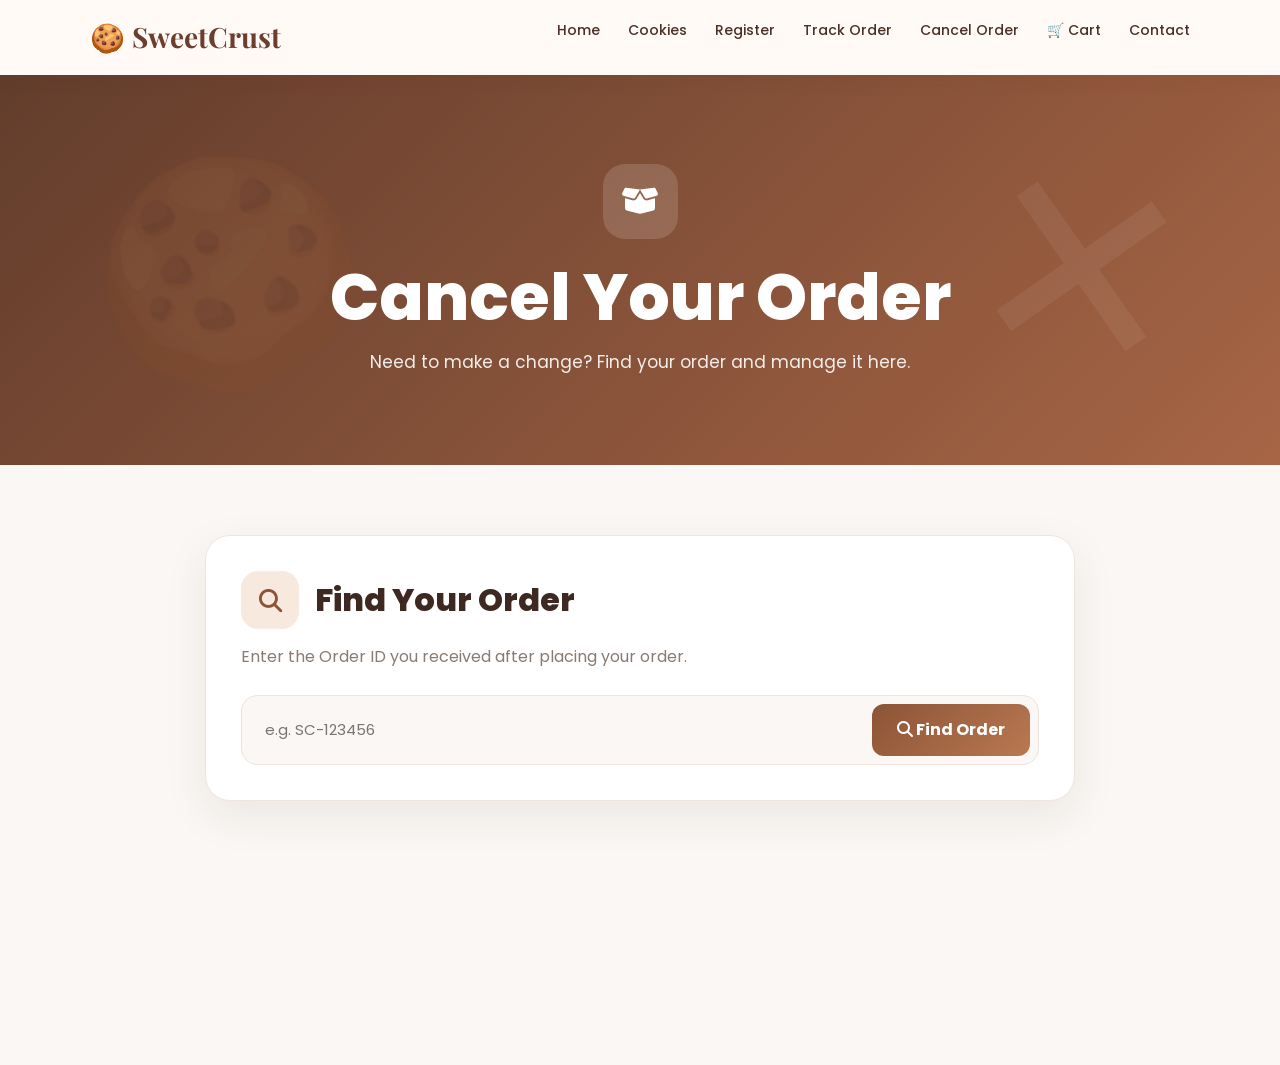
<file: cancel.html>
<!DOCTYPE html>
<html lang="en">

<head>

    <meta charset="UTF-8">

    <meta name="viewport"
          content="width=device-width, initial-scale=1.0">

    <title>Cancel Order | SweetCrust Cookies</title>


    <!-- Bootstrap 5 -->

    <link
        href="https://cdn.jsdelivr.net/npm/bootstrap@5.3.3/dist/css/bootstrap.min.css"
        rel="stylesheet"
    >


    <!-- Font Awesome -->

    <link
        rel="stylesheet"
        href="https://cdnjs.cloudflare.com/ajax/libs/font-awesome/6.6.0/css/all.min.css"
    >


    <!-- Main CSS -->

    <link
        rel="stylesheet"
        href="style.css"
    >


    <!-- Cancel CSS -->

    <style>

    /* =====================================================
                        HERO
    ===================================================== */

    .cancel-banner {

        min-height: 390px;

        display: flex;

        align-items: center;

        justify-content: center;

        text-align: center;

        position: relative;

        overflow: hidden;

        color: white;

        background:
            linear-gradient(
                135deg,
                #633d2c,
                #a76545
            );

    }


    .cancel-banner::before {

        content: "🍪";

        position: absolute;

        font-size: 220px;

        opacity: .07;

        left: 7%;

        top: 50%;

        transform:
            translateY(-50%)
            rotate(-20deg);

    }


    .cancel-banner::after {

        content: "✕";

        position: absolute;

        font-size: 260px;

        opacity: .06;

        right: 7%;

        top: 50%;

        transform:
            translateY(-50%)
            rotate(10deg);

    }


    .cancel-banner-content {

        position: relative;

        z-index: 2;

        animation:
            bannerReveal .8s ease;

    }


    .cancel-banner-icon {

        width: 75px;

        height: 75px;

        margin: 0 auto 20px;

        border-radius: 22px;

        display: flex;

        align-items: center;

        justify-content: center;

        font-size: 30px;

        background:
            rgba(255,255,255,.15);

        backdrop-filter: blur(10px);

    }


    .cancel-banner h1 {

        font-size:
            clamp(40px, 6vw, 65px);

        font-weight: 800;

        margin: 0 0 12px;

    }


    .cancel-banner p {

        font-size: 17px;

        opacity: .9;

        margin: 0;

    }

    @keyframes floatcancelicon {

    0% {
        transform: translateY(0);
    }

    50% {
        transform: translateY(-10px);
    }

    100% {
        transform: translateY(0);
    }

}

.cancel-banner-icon {
    animation: floatcancelicon 3s ease-in-out infinite;
}




    @keyframes bannerReveal {

        from {

            opacity: 0;

            transform:
                translateY(30px);

        }

        to {

            opacity: 1;

            transform:
                translateY(0);

        }

    }



    /* =====================================================
                    MAIN SECTION
    ===================================================== */

    .cancel-section {

        padding: 70px 0;

        min-height: 600px;

        background: #faf7f4;

    }


    .cancel-container {

        max-width: 900px;

        margin: auto;

        padding: 0 15px;

    }


    .cancel-box {

        background: white;

        border-radius: 25px;

        padding: 35px;

        border: 1px solid #eee5df;

        box-shadow:
            0 15px 45px
            rgba(70,40,20,.08);

        animation:
            cardReveal .7s ease;

    }


    @keyframes cardReveal {

        from {

            opacity: 0;

            transform:
                translateY(25px);

        }

        to {

            opacity: 1;

            transform:
                translateY(0);

        }

    }


    .cancel-title {

        display: flex;

        gap: 16px;

        align-items: center;

        margin-bottom: 10px;

    }


    .cancel-title-icon {

        width: 58px;

        height: 58px;

        border-radius: 17px;

        background: #f8e9df;

        color: #8d5436;

        display: flex;

        align-items: center;

        justify-content: center;

        font-size: 23px;

    }


    .cancel-box h2 {

        font-weight: 800;

        margin: 0;

    }


    .cancel-intro {

        color: #887b72;

        margin:
            15px 0 25px;

    }



    /* =====================================================
                    SEARCH FORM
    ===================================================== */

    .cancel-form {

        display: flex;

        gap: 12px;

        background: #faf7f4;

        padding: 8px;

        border-radius: 16px;

        border: 1px solid #eee4dd;

    }


    .cancel-form input {

        flex: 1;

        border: none;

        outline: none;

        background: transparent;

        padding:
            14px 15px;

        font-size: 15px;

    }


    .cancel-search-btn {

        border: none;

        border-radius: 12px;

        padding:
            0 25px;

        background:
            linear-gradient(
                135deg,
                #8c5436,
                #b97851
            );

        color: white;

        font-weight: 700;

        cursor: pointer;

        transition: .3s;

    }


    .cancel-search-btn:hover {

        transform:
            translateY(-2px);

        box-shadow:
            0 8px 20px
            rgba(140,84,54,.25);

    }



    /* =====================================================
                    MESSAGES
    ===================================================== */

    .cancel-message {

        margin-top: 25px;

        padding: 20px;

        border-radius: 16px;

        display: flex;

        align-items: center;

        gap: 15px;

        animation:
            messageReveal .4s ease;

    }


    .cancel-message.error {

        background: #fff1f1;

        border: 1px solid #f2cccc;

        color: #a94444;

    }


    .cancel-message i {

        font-size: 23px;

    }


    .cancel-message h3 {

        font-size: 17px;

        margin: 0 0 3px;

    }


    .cancel-message p {

        margin: 0;

        font-size: 13px;

    }


    @keyframes messageReveal {

        from {

            opacity: 0;

            transform:
                translateY(10px);

        }

        to {

            opacity: 1;

            transform:
                translateY(0);

        }

    }



    /* =====================================================
                    ORDER CARD
    ===================================================== */

    .cancel-order-card {

        margin-top: 30px;

        border: 1px solid #eee4dd;

        border-radius: 22px;

        overflow: hidden;

        animation:
            orderReveal .5s ease;

    }


    @keyframes orderReveal {

        from {

            opacity: 0;

            transform:
                scale(.97);

        }

        to {

            opacity: 1;

            transform:
                scale(1);

        }

    }


    .cancel-order-header {

        padding: 25px;

        display: flex;

        justify-content: space-between;

        align-items: center;

        background:
            linear-gradient(
                135deg,
                #fff8f2,
                #f9eee5
            );

    }


    .cancel-order-header h2 {

        margin: 0;

        font-size: 23px;

        font-weight: 800;

    }


    .cancel-order-header p {

        margin: 5px 0 0;

        color: #887b72;

    }


    .active-order-status {

        padding:
            7px 13px;

        border-radius: 30px;

        background: #e7f6ed;

        color: #348457;

        font-size: 12px;

        font-weight: 700;

    }



    /* =====================================================
                    CUSTOMER INFO
    ===================================================== */

    .cancel-customer {

        padding: 25px;

        border-bottom:
            1px solid #eee7e2;

    }


    .cancel-customer h3,
    .cancel-items h3 {

        font-size: 17px;

        font-weight: 800;

        margin-bottom: 18px;

    }


    .customer-grid {

        display: grid;

        grid-template-columns:
            repeat(2, 1fr);

        gap: 12px;

    }


    .customer-info {

        padding: 13px;

        background: #faf7f4;

        border-radius: 12px;

    }


    .customer-info span {

        display: block;

        font-size: 11px;

        color: #998b82;

        margin-bottom: 4px;

    }


    .customer-info strong {

        font-size: 14px;

    }



    /* =====================================================
                    ITEMS
    ===================================================== */

    .cancel-items {

        padding: 25px;

    }


    .cancel-item {

        display: flex;

        align-items: center;

        gap: 15px;

        padding: 14px 0;

        border-bottom:
            1px solid #eee7e2;

    }


    .cancel-item:last-child {

        border-bottom: none;

    }


    .cancel-item-image {

        width: 55px;

        height: 55px;

        border-radius: 13px;

        background: #f7eee7;

        display: flex;

        align-items: center;

        justify-content: center;

        font-size: 28px;

        overflow: hidden;

    }


    .cancel-item-image img {

        width: 100%;

        height: 100%;

        object-fit: cover;

    }


    .cancel-item-info {

        flex: 1;

    }


    .cancel-item-info strong {

        font-size: 14px;

    }


    .cancel-item-info p {

        margin: 4px 0 0;

        font-size: 12px;

        color: #8d8077;

    }


    .cancel-item-price {

        font-weight: 700;

        color: #8c5436;

    }



    /* =====================================================
                    TOTAL
    ===================================================== */

    .cancel-total {

        margin:
            0 25px 25px;

        padding: 18px;

        border-radius: 15px;

        background: #faf5f0;

        display: flex;

        justify-content: space-between;

        align-items: center;

    }


    .cancel-total span {

        color: #756960;

    }


    .cancel-total strong {

        color: #8c5436;

        font-size: 22px;

    }



    /* =====================================================
                    WARNING
    ===================================================== */

    .cancel-warning {

        margin: 0 25px 20px;

        padding: 18px;

        border-radius: 15px;

        background: #fff8e7;

        border: 1px solid #f1dfad;

        color: #80652b;

    }


    .cancel-warning-title {

        font-weight: 800;

        margin-bottom: 5px;

    }


    .cancel-warning p {

        margin: 0;

        font-size: 13px;

        line-height: 1.6;

    }



    /* =====================================================
                    CANCEL BUTTON
    ===================================================== */

    .cancel-order-btn {

        width: calc(100% - 50px);

        margin:
            0 25px 25px;

        padding: 15px;

        border: none;

        border-radius: 14px;

        background:
            linear-gradient(
                135deg,
                #b84e4e,
                #d06464
            );

        color: white;

        font-weight: 700;

        cursor: pointer;

        transition: .3s;

    }


    .cancel-order-btn:hover {

        transform:
            translateY(-2px);

        box-shadow:
            0 10px 25px
            rgba(180,78,78,.25);

    }



    /* =====================================================
                    MODAL
    ===================================================== */

    .cancel-modal-icon {

        width: 75px;

        height: 75px;

        margin: 0 auto 20px;

        border-radius: 50%;

        display: flex;

        align-items: center;

        justify-content: center;

        background: #fff0f0;

        color: #c95454;

        font-size: 30px;

    }


    .confirmation-text {

        color: #80746c;

        font-size: 14px;

    }


    .modal-cancel-btn {

        border: none;

        border-radius: 11px;

        padding:
            11px 20px;

        background: #f1e7e0;

        color: #654735;

        font-weight: 700;

    }


    .modal-confirm-btn {

        border: none;

        border-radius: 11px;

        padding:
            11px 20px;

        background: #c45454;

        color: white;

        font-weight: 700;

    }



    /* =====================================================
                    SUCCESS
    ===================================================== */

    .cancel-success {

        margin-top: 30px;

        padding: 45px 25px;

        text-align: center;

        border-radius: 22px;

        background: #f4fbf6;

        border: 1px solid #d5eddc;

        animation:
            successReveal .6s ease;

    }


    .success-circle {

        width: 80px;

        height: 80px;

        margin: 0 auto 20px;

        border-radius: 50%;

        display: flex;

        align-items: center;

        justify-content: center;

        background: #4b9d68;

        color: white;

        font-size: 35px;

        animation:
            successPop .6s ease;

    }


    .cancel-success h2 {

        font-weight: 800;

    }


    .cancel-success p {

        color: #766b63;

    }


    .browse-btn {

        display: inline-block;

        margin-top: 10px;

        padding:
            12px 22px;

        border-radius: 12px;

        text-decoration: none;

        color: white;

        background: #8c5436;

        font-weight: 700;

    }


    @keyframes successPop {

        0% {

            transform: scale(0);

        }

        70% {

            transform: scale(1.12);

        }

        100% {

            transform: scale(1);

        }

    }


    @keyframes successReveal {

        from {

            opacity: 0;

            transform:
                translateY(20px);

        }

        to {

            opacity: 1;

            transform:
                translateY(0);

        }

    }



    /* =====================================================
                    RESPONSIVE
    ===================================================== */

    @media (max-width: 700px) {

        .cancel-box {

            padding: 22px;

        }


        .cancel-form {

            flex-direction: column;

            padding: 10px;

        }


        .cancel-search-btn {

            min-height: 48px;

        }


        .cancel-order-header {

            flex-direction: column;

            align-items: flex-start;

            gap: 15px;

        }


        .customer-grid {

            grid-template-columns: 1fr;

        }


        .cancel-item {

            align-items: flex-start;

        }


        .cancel-item-price {

            font-size: 13px;

        }

    }

    </style>

</head>


<body>


<!-- =====================================================
                        NAVBAR
===================================================== -->

<header>

    <nav class="navbar">

        <div class="logo">
            🍪 SweetCrust
        </div>


        <ul class="nav-links">

            <li>
                <a href="index.html">
                    Home
                </a>
            </li>

            <li>
                <a href="cookies.html">
                    Cookies
                </a>
            </li>

            <li>
                <a href="register.html">
                    Register
                </a>
            </li>

            <li>
                <a href="track.html">
                    Track Order
                </a>
            </li>

            <li>
                <a href="cancel.html">
                    Cancel Order
                </a>
            </li>

            <li>
                <a href="cart.html">
                    🛒 Cart
                </a>
            </li>

            <li>
                <a href="contact.html">
                    Contact
                </a>
            </li>

        </ul>

    </nav>

</header>



<!-- =====================================================
                    BANNER
===================================================== -->

<section class="cancel-banner">

    <div class="cancel-banner-content">

        <div class="cancel-banner-icon">

            <i class="fa-solid fa-box-open"></i>

        </div>


        <h1>
            Cancel Your Order
        </h1>


        <p>
            Need to make a change?
            Find your order and manage it here.
        </p>

    </div>

</section>



<!-- =====================================================
                    MAIN
===================================================== -->

<section class="cancel-section">

    <div class="cancel-container">


        <div class="cancel-box">


            <!-- TITLE -->

            <div class="cancel-title">

                <div class="cancel-title-icon">

                    <i class="fa-solid fa-magnifying-glass"></i>

                </div>


                <div>

                    <h2>
                        Find Your Order
                    </h2>

                </div>

            </div>


            <p class="cancel-intro">

                Enter the Order ID you received after
                placing your order.

            </p>



            <!-- SEARCH -->

            <div class="cancel-form">

                <input
                    type="text"
                    id="cancelOrderId"
                    placeholder="e.g. SC-123456"
                    autocomplete="off"
                >


                <button
                    type="button"
                    onclick="findOrder()"
                    class="cancel-search-btn"
                >

                    <i class="fa-solid fa-magnifying-glass"></i>

                    Find Order

                </button>

            </div>



            <!-- RESULT -->

            <div id="cancelResult"></div>

        </div>

    </div>

</section>



<!-- =====================================================
                    CONFIRMATION MODAL
===================================================== -->

<div
    class="modal fade"
    id="cancelModal"
    tabindex="-1"
>

    <div
        class="modal-dialog modal-dialog-centered"
    >

        <div class="modal-content border-0 rounded-4">

            <div class="modal-body text-center p-4 p-md-5">


                <div class="cancel-modal-icon">

                    <i class="fa-solid fa-triangle-exclamation"></i>

                </div>


                <h3 class="fw-bold">
                    Cancel This Order?
                </h3>


                <p class="confirmation-text">

                    Are you sure you want to cancel this
                    order? This action cannot be undone.

                </p>


                <div
                    class="d-flex gap-2 justify-content-center mt-4"
                >

                    <button
                        type="button"
                        class="modal-cancel-btn"
                        data-bs-dismiss="modal"
                    >

                        Keep My Order

                    </button>


                    <button
                        type="button"
                        class="modal-confirm-btn"
                        onclick="cancelOrder()"
                    >

                        Yes, Cancel Order

                    </button>

                </div>

            </div>

        </div>

    </div>

</div>



<!-- Bootstrap -->

<script
    src="https://cdn.jsdelivr.net/npm/bootstrap@5.3.3/dist/js/bootstrap.bundle.min.js">
</script>



<!-- =====================================================
                    JAVASCRIPT
===================================================== -->

<script>


/* =====================================================
                    FIND ORDER
===================================================== */

function findOrder() {


    const input =
        document.getElementById(
            "cancelOrderId"
        );


    const enteredId =
        input.value
        .trim()
        .toUpperCase();


    const result =
        document.getElementById(
            "cancelResult"
        );


    /* ================= VALIDATION ================= */

    if (
        enteredId === ""
    ) {

        showError(
            "Order ID Required",
            "Please enter your Order ID."
        );

        return;

    }



    /* ================= GET ORDERS ================= */

    const orders =
        JSON.parse(
            localStorage.getItem(
                "orders"
            )
        ) || [];



    if (
        orders.length === 0
    ) {

        showError(
            "No Orders Found",
            "We could not find any orders in your account."
        );

        return;

    }



    /* ================= FIND MATCH ================= */

    const order =
        orders.find(
            function(item) {

                return String(
                    item.orderId
                )
                .trim()
                .toUpperCase()
                === enteredId;

            }
        );



    /* ================= NOT FOUND ================= */

    if (!order) {

        showError(
            "Invalid Order ID",
            "The Order ID you entered does not match our records."
        );

        return;

    }



    /* ================= ALREADY CANCELLED ================= */

    if (
        order.status ===
        "Cancelled"
    ) {

        showError(
            "Order Already Cancelled",
            "This order has already been cancelled."
        );

        return;

    }



    /* ================= DELIVERY CHECK ================= */

    if (
        order.status ===
        "Delivered"
    ) {

        showError(
            "Order Cannot Be Cancelled",
            "This order has already been delivered."
        );

        return;

    }



    /* ================= SHOW ORDER ================= */

    showOrder(
        order
    );

}



/* =====================================================
                    SHOW ORDER
===================================================== */

function showOrder(
    order
) {


    const result =
        document.getElementById(
            "cancelResult"
        );


    const items =
        order.items || [];



    let itemsHTML = "";



    items.forEach(
        function(item) {


            const price =
                Number(
                    item.price
                ) || 0;


            const quantity =
                Number(
                    item.quantity
                ) || 1;


            const itemTotal =
                price *
                quantity;



            itemsHTML += `

                <div class="cancel-item">


                    <div class="cancel-item-image">

                        ${
                            item.image

                            ?

                            `
                            <img
                                src="${item.image}"
                                alt="${item.name}"
                            >
                            `

                            :

                            `🍪`
                        }

                    </div>


                    <div class="cancel-item-info">

                        <strong>
                            ${item.name}
                        </strong>


                        <p>

                            Rs.
                            ${price.toLocaleString()}

                            ×

                            ${quantity}

                        </p>


                        ${
                            item.selectedFlavors &&
                            item.selectedFlavors.length

                            ?

                            `
                            <p>

                                <strong>
                                    Flavors:
                                </strong>

                                ${
                                    item.selectedFlavors
                                    .map(
                                        function(flavor) {

                                            return (
                                                flavor.name +
                                                " × " +
                                                flavor.quantity
                                            );

                                        }
                                    )
                                    .join(", ")
                                }

                            </p>
                            `

                            :

                            ""
                        }

                    </div>


                    <strong class="cancel-item-price">

                        Rs.
                        ${itemTotal.toLocaleString()}

                    </strong>


                </div>

            `;

        }
    );



    /* ================= TOTAL ================= */

    let orderTotal =
        order.total ||
        "Rs. 0";



    result.innerHTML = `

        <div class="cancel-order-card">


            <!-- HEADER -->

            <div class="cancel-order-header">

                <div>

                    <h2>

                        Order #${order.orderId}

                    </h2>


                    <p>

                        ${order.customerName || "Customer"}

                    </p>

                </div>


                <span
                    class="active-order-status"
                >

                    ${order.status || "Order Confirmed"}

                </span>

            </div>



            <!-- CUSTOMER -->

            <div class="cancel-customer">

                <h3>

                    <i class="fa-solid fa-user"></i>

                    Customer Information

                </h3>


                <div class="customer-grid">


                    <div class="customer-info">

                        <span>
                            NAME
                        </span>

                        <strong>
                            ${order.customerName || "N/A"}
                        </strong>

                    </div>


                    <div class="customer-info">

                        <span>
                            PHONE
                        </span>

                        <strong>
                            ${order.phone || "N/A"}
                        </strong>

                    </div>


                    <div class="customer-info">

                        <span>
                            ORDER DATE
                        </span>

                        <strong>
                            ${order.createdAt || "N/A"}
                        </strong>

                    </div>


                    <div class="customer-info">

                        <span>
                            PAYMENT
                        </span>

                        <strong>
                            ${order.payment || "N/A"}
                        </strong>

                    </div>

                </div>

            </div>



            <!-- ITEMS -->

            <div class="cancel-items">

                <h3>

                    <i class="fa-solid fa-cookie-bite"></i>

                    Order Details

                </h3>


                ${
                    itemsHTML ||

                    `
                    <p class="text-muted">
                        No item details available.
                    </p>
                    `
                }

            </div>



            <!-- TOTAL -->

            <div class="cancel-total">

                <span>
                    Order Total
                </span>


                <strong>
                    ${orderTotal}
                </strong>

            </div>



            <!-- WARNING -->

            <div class="cancel-warning">

                <div class="cancel-warning-title">

                    <i class="fa-solid fa-triangle-exclamation"></i>

                    Before cancelling

                </div>


                <p>

                    Please make sure you really want to
                    cancel this order. Once cancelled,
                    the order cannot be restored from
                    this page.

                </p>

            </div>



            <!-- BUTTON -->

            <button
                type="button"
                class="cancel-order-btn"
                onclick="openCancelModal()"
            >

                <i class="fa-solid fa-ban"></i>

                Cancel This Order

            </button>

        </div>

    `;

}



/* =====================================================
                    ERROR
===================================================== */

function showError(
    title,
    text
) {


    const result =
        document.getElementById(
            "cancelResult"
        );


    result.innerHTML = `

        <div class="cancel-message error">

            <i class="fa-solid fa-circle-exclamation"></i>


            <div>

                <h3>
                    ${title}
                </h3>

                <p>
                    ${text}
                </p>

            </div>

        </div>

    `;

}



/* =====================================================
                OPEN MODAL
===================================================== */

function openCancelModal() {


    const modalElement =
        document.getElementById(
            "cancelModal"
        );


    const modal =
        bootstrap.Modal
        .getOrCreateInstance(
            modalElement
        );


    modal.show();

}



/* =====================================================
                CANCEL ORDER
===================================================== */

function cancelOrder() {


    const enteredId =
        document
        .getElementById(
            "cancelOrderId"
        )
        .value
        .trim()
        .toUpperCase();



    let orders =
        JSON.parse(
            localStorage.getItem(
                "orders"
            )
        ) || [];



    const orderIndex =
        orders.findIndex(
            function(order) {

                return String(
                    order.orderId
                )
                .trim()
                .toUpperCase()
                === enteredId;

            }
        );



    if (
        orderIndex === -1
    ) {

        return;

    }



    /* ================= UPDATE STATUS ================= */

    orders[
        orderIndex
    ].status =
        "Cancelled";



    /* ================= ADD CANCEL TIME ================= */

    orders[
        orderIndex
    ].cancelledAt =
        new Date()
        .toLocaleString();



    /* ================= SAVE ================= */

    localStorage.setItem(
        "orders",
        JSON.stringify(
            orders
        )
    );



    /* ================= CLOSE MODAL ================= */

    const modalElement =
        document.getElementById(
            "cancelModal"
        );


    const modal =
        bootstrap.Modal
        .getInstance(
            modalElement
        );


    if (modal) {

        modal.hide();

    }



    /* ================= SUCCESS ================= */

    showCancellationSuccess(
        orders[orderIndex]
    );

}



/* =====================================================
                SUCCESS MESSAGE
===================================================== */

function showCancellationSuccess(
    order
) {


    const result =
        document.getElementById(
            "cancelResult"
        );


    result.innerHTML = `

        <div class="cancel-success">


            <div class="success-circle">

                <i class="fa-solid fa-check"></i>

            </div>


            <h2>
                Order Cancelled
            </h2>


            <p>

                Your order

                <strong>
                    #${order.orderId}
                </strong>

                has been successfully cancelled.

            </p>


            <p>

                Cancellation time:

                <strong>
                    ${order.cancelledAt}
                </strong>

            </p>


            <a
                href="cookies.html"
                class="browse-btn"
            >

                <i class="fa-solid fa-cookie-bite"></i>

                Continue Shopping

            </a>

        </div>

    `;


    window.scrollTo({

        top:
            result.offsetTop - 80,

        behavior:
            "smooth"

    });

}



/* =====================================================
                    ENTER KEY
===================================================== */

document
    .getElementById(
        "cancelOrderId"
    )
    .addEventListener(
        "keydown",
        function(event) {

            if (
                event.key ===
                "Enter"
            ) {

                findOrder();

            }

        }
    );

</script>


</body>

</html>
</file>
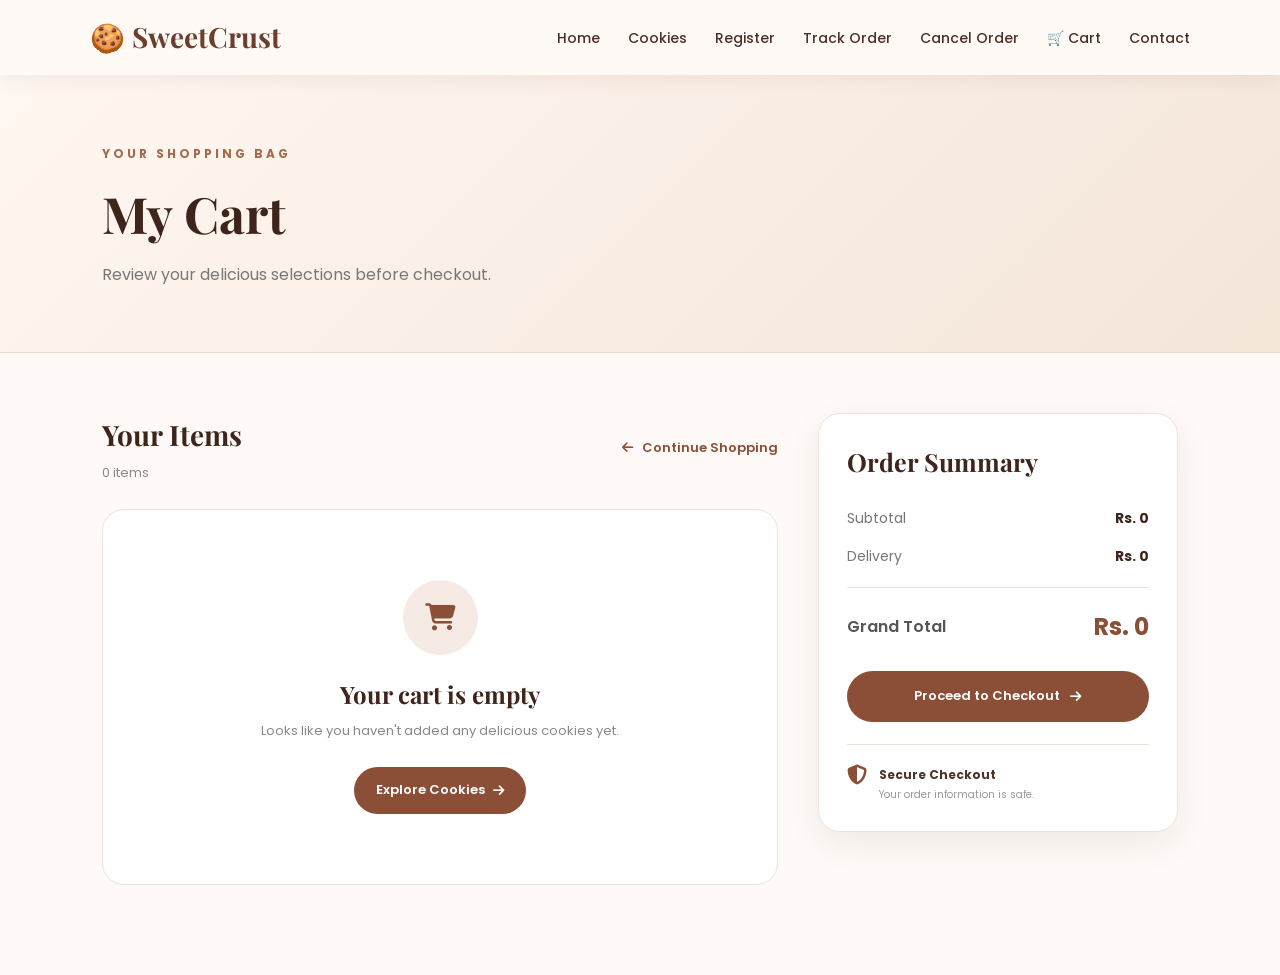
<file: cart.html>
<!DOCTYPE html>
<html lang="en">

<head>

    <meta charset="UTF-8">

    <meta name="viewport"
        content="width=device-width, initial-scale=1.0">

    <title>My Cart | SweetCrust Cookies</title>

    <!-- Google Fonts -->
    <link
        href="https://fonts.googleapis.com/css2?family=Poppins:wght@300;400;500;600;700&family=Playfair+Display:wght@600;700&display=swap"
        rel="stylesheet">

    <!-- Font Awesome -->
    <link
        rel="stylesheet"
        href="https://cdnjs.cloudflare.com/ajax/libs/font-awesome/6.6.0/css/all.min.css">

    <!-- CSS -->
    <link rel="stylesheet" href="style.css">

</head>


<body>


<!-- ================= NAVBAR ================= -->

<header>

    <nav class="navbar">

        <div class="logo">
            🍪 SweetCrust
        </div>

        <ul class="nav-links">

            <li>
                <a href="index.html">Home</a>
            </li>

            <li>
                <a href="cookies.html">Cookies</a>
            </li>

            <li>
                <a href="register.html">Register</a>
            </li>

            <li>
                <a href="track.html">Track Order</a>
            </li>

            <li>
                <a href="cancel.html">Cancel Order</a>
            </li>

            <li>
                <a href="cart.html" class="active">
                    🛒 Cart
                </a>
            </li>

            <li>
                <a href="contact.html">Contact</a>
            </li>

        </ul>

    </nav>

</header>



<!-- ================= PAGE HEADER ================= -->

<section class="cart-banner">

    <div>

        <span>
            YOUR SHOPPING BAG
        </span>

        <h1>
            My Cart
        </h1>

        <p>
            Review your delicious selections before checkout.
        </p>

    </div>

</section>



<!-- ================= CART ================= -->

<section class="professional-cart-section">

    <div class="professional-cart-container">


        <!-- ================= CART ITEMS ================= -->

        <div class="cart-items-area">

            <div class="cart-heading">

                <div>

                    <h2>
                        Your Items
                    </h2>

                    <p id="itemCount">
                        0 items
                    </p>

                </div>

                <a href="cookies.html">

                    <i class="fa-solid fa-arrow-left"></i>

                    Continue Shopping

                </a>

            </div>


            <div id="cartContainer">

                <!-- Cart items appear here -->

            </div>

        </div>



        <!-- ================= SUMMARY ================= -->

        <aside class="professional-summary">

            <h2>
                Order Summary
            </h2>


            <div class="summary-row">

                <span>
                    Subtotal
                </span>

                <strong id="subtotal">
                    Rs. 0
                </strong>

            </div>


            <div class="summary-row">

                <span>
                    Delivery
                </span>

                <strong id="delivery">
                    Rs. 0
                </strong>

            </div>


            <div class="summary-divider"></div>


            <div class="summary-grand-total">

                <span>
                    Grand Total
                </span>

                <strong id="grandTotal">
                    Rs. 0
                </strong>

            </div>


            <a
                href="checkout.html"
                class="checkout-cart-btn"
                id="checkoutButton">

                Proceed to Checkout

                <i class="fa-solid fa-arrow-right"></i>

            </a>


            <div class="secure-checkout">

                <i class="fa-solid fa-shield-halved"></i>

                <div>

                    <strong>
                        Secure Checkout
                    </strong>

                    <span>
                        Your order information is safe.
                    </span>

                </div>

            </div>

        </aside>

    </div>

</section>



<!-- ================= JAVASCRIPT ================= -->

<script>


/* =====================================================
                    DISPLAY CART
===================================================== */

function displayCart() {

    let cart =
        JSON.parse(localStorage.getItem("cart")) || [];


    let container =
        document.getElementById("cartContainer");


    let subtotal = 0;

    let totalQuantity = 0;



    /* ================= EMPTY CART ================= */

    if (cart.length === 0) {

        container.innerHTML = `

            <div class="professional-empty-cart">

                <div class="empty-cart-icon">

                    <i class="fa-solid fa-cart-shopping"></i>

                </div>

                <h2>
                    Your cart is empty
                </h2>

                <p>
                    Looks like you haven't added
                    any delicious cookies yet.
                </p>

                <a
                    href="cookies.html"
                    class="empty-cart-btn">

                    Explore Cookies

                    <i class="fa-solid fa-arrow-right"></i>

                </a>

            </div>

        `;


        document.getElementById("itemCount").textContent =
            "0 items";


        document.getElementById("subtotal").textContent =
            "Rs. 0";


        document.getElementById("delivery").textContent =
            "Rs. 0";


        document.getElementById("grandTotal").textContent =
            "Rs. 0";


        return;

    }



    /* ================= CLEAR OLD ITEMS ================= */

    container.innerHTML = "";



    /* ================= DISPLAY ITEMS ================= */

    cart.forEach(function(item, index) {


        let itemTotal =
    item.price * item.quantity;

subtotal += itemTotal;

totalQuantity += item.quantity;


let productImage = item.image;

if (item.customized && item.selectedBoxSize) {

    productImage =
        item.selectedBoxSize === 3
            ? ".cookiebox3.jpg"
            : item.selectedBoxSize === 6
                ? "cookiebox6.jpg"
                : "cookiebox12.jpg";
}



        /* ================= SELECTED FLAVORS ================= */

        let flavorsHTML = "";


        if (
            item.selectedFlavors &&
            item.selectedFlavors.length > 0
        ) {

            flavorsHTML = `

                <div class="selected-flavors">

                    <strong>
                        Selected Flavors:
                    </strong>

                    <div class="flavor-list">

                        ${item.selectedFlavors.map(
                            function(flavor) {

                                return `

                                    <span>

                                        ${flavor.name}

                                        × ${flavor.quantity}

                                    </span>

                                `;

                            }
                        ).join("")}

                    </div>

                </div>

            `;

        }



        /* ================= ITEM HTML ================= */

        container.innerHTML += `

            <div
                class="professional-cart-item"
                id="cartItem-${index}">


                <!-- IMAGE -->

                <div class="cart-product-image">

    <img
        src="${productImage}"
        alt="${item.name}"
    >

</div>
}

  <!-- INFORMATION -->

                <div class="cart-product-info">

                    <span class="cart-product-type">

                        ${
                            item.selectedFlavors
                            ? "COOKIE BOX"
                            : "SIGNATURE COOKIE"
                        }

                    </span>


                    <h3>
                        ${item.name}
                    </h3>


                    <p class="cart-product-price">

                        Rs. ${item.price} each

                    </p>


                    ${flavorsHTML}


                    <!-- QUANTITY -->

                    <div class="cart-item-bottom">

                        <div class="cart-quantity">

                            <button
                                onclick="decreaseItem(${index})">

                                −

                            </button>


                            <span>
                                ${item.quantity}
                            </span>


                            <button
                                onclick="increaseItem(${index})">

                                +

                            </button>

                        </div>


                        <button
                            class="remove-cart-btn"
                            onclick="removeItem(${index})">

                            <i class="fa-regular fa-trash-can"></i>

                            Remove

                        </button>

                    </div>

                </div>



                <!-- ITEM TOTAL -->

                <div class="cart-item-total">

                    <span>
                        Total
                    </span>

                    <strong>
                        Rs. ${itemTotal}
                    </strong>

                </div>


            </div>

        `;

    });

   


    /* ================= DELIVERY ================= */

    let delivery = 0;


    /*
        Free delivery for orders
        of Rs. 3000 or above
    */

    if (subtotal > 0 && subtotal < 3000) {

        delivery = 200;

    }



    let grandTotal =
        subtotal + delivery;



    /* ================= UPDATE SUMMARY ================= */

    document.getElementById("itemCount").textContent =
        totalQuantity +
        (totalQuantity === 1 ? " item" : " items");


    document.getElementById("subtotal").textContent =
        "Rs. " + subtotal;


    document.getElementById("delivery").textContent =
        delivery === 0
        ? "FREE"
        : "Rs. " + delivery;


    document.getElementById("grandTotal").textContent =
        "Rs. " + grandTotal;

}



/* =====================================================
                    INCREASE
===================================================== */

function increaseItem(index) {

    let cart =
        JSON.parse(localStorage.getItem("cart")) || [];


    cart[index].quantity++;


    localStorage.setItem(
        "cart",
        JSON.stringify(cart)
    );


    displayCart();

}



/* =====================================================
                    DECREASE
===================================================== */

function decreaseItem(index) {

    let cart =
        JSON.parse(localStorage.getItem("cart")) || [];


    if (cart[index].quantity > 1) {

        cart[index].quantity--;

    }
    else {

        removeItem(index);

        return;

    }


    localStorage.setItem(
        "cart",
        JSON.stringify(cart)
    );


    displayCart();

}



/* =====================================================
                    REMOVE ITEM
===================================================== */

function removeItem(index) {

    let cart =
        JSON.parse(localStorage.getItem("cart")) || [];


    cart.splice(index, 1);


    localStorage.setItem(
        "cart",
        JSON.stringify(cart)
    );


    displayCart();


    showCartNotification(
        "Item removed from your cart."
    );

}



/* =====================================================
                NOTIFICATION
===================================================== */

function showCartNotification(text) {

    let notification =
        document.createElement("div");


    notification.className =
        "cart-notification";


    notification.innerHTML = `

        <div class="notification-icon">

            <i class="fa-solid fa-check"></i>

        </div>

        <span>
            ${text}
        </span>

    `;


    document.body.appendChild(notification);


    setTimeout(function() {

        notification.classList.add("show");

    }, 50);


    setTimeout(function() {

        notification.classList.remove("show");


        setTimeout(function() {

            notification.remove();

        }, 400);

    }, 2500);

}



/* =====================================================
                    LOAD CART
===================================================== */

window.onload = displayCart;

</script>


</body>

</html>
</file>
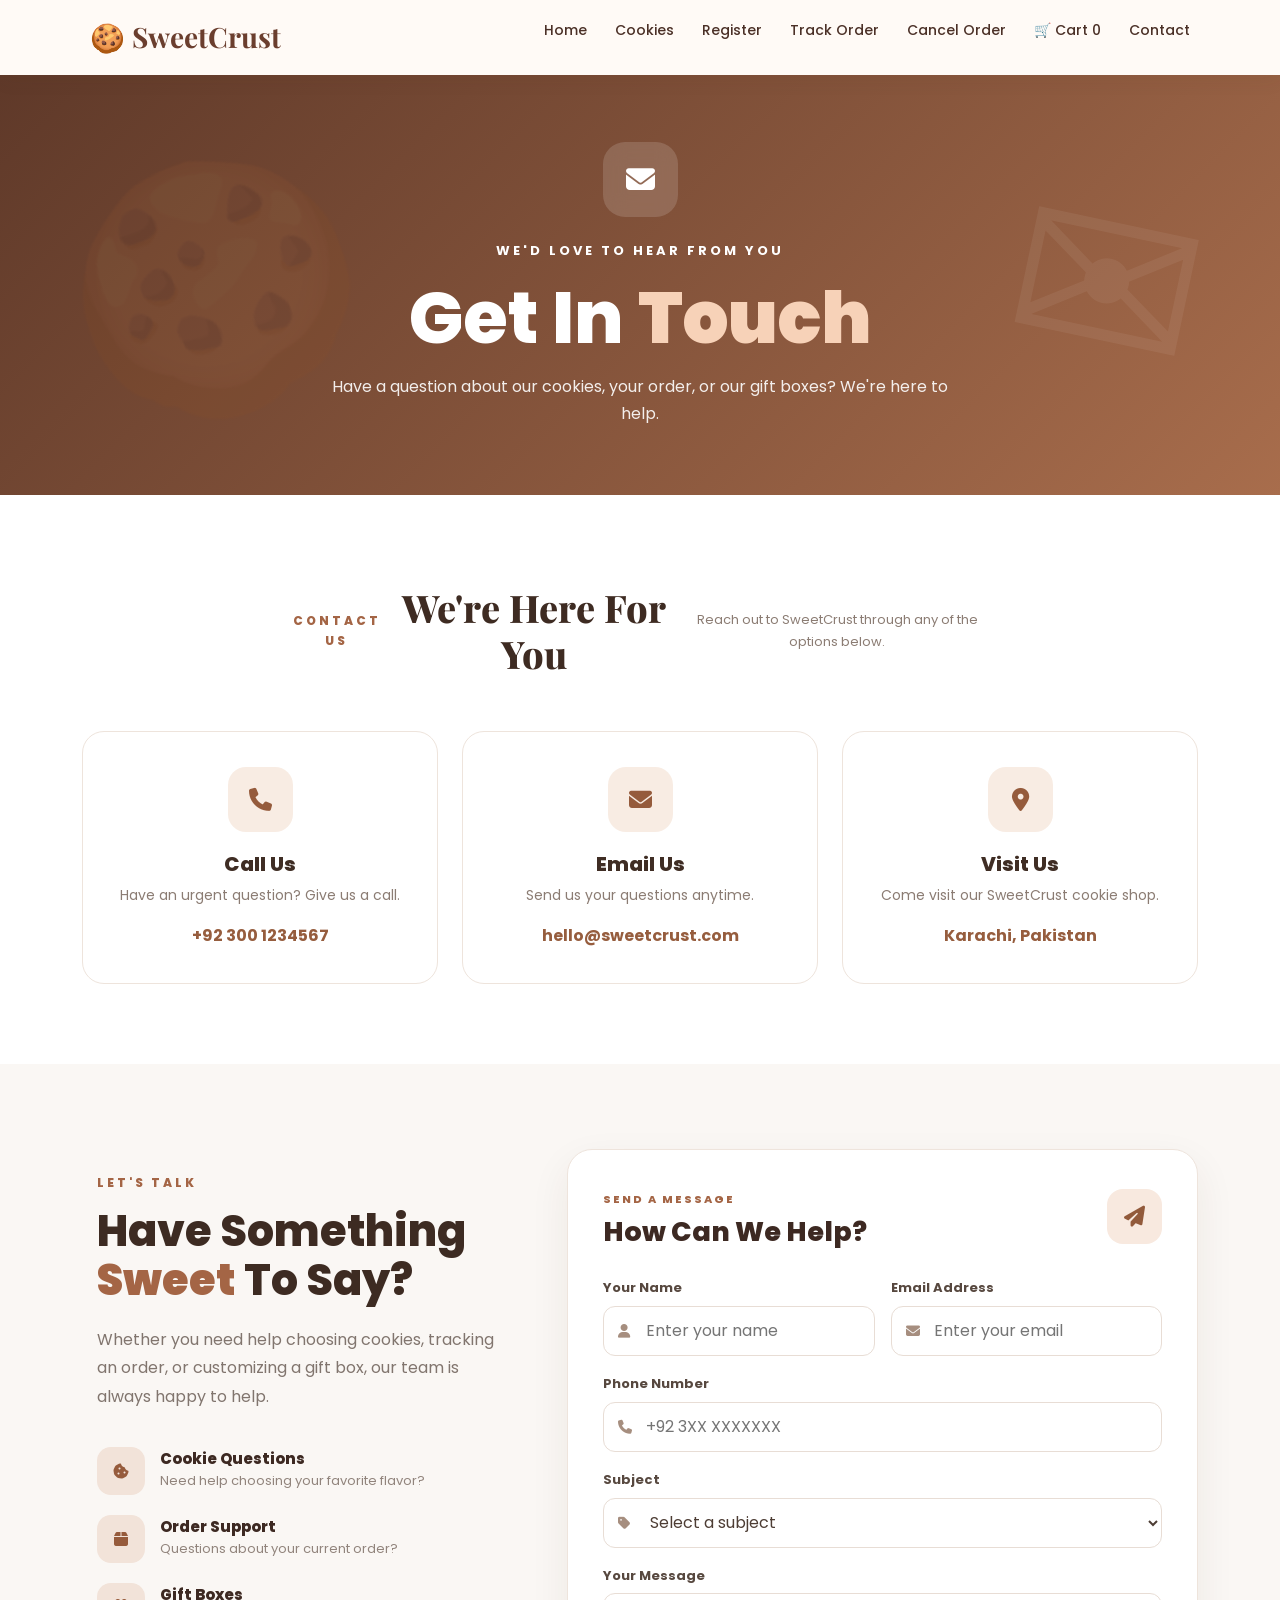
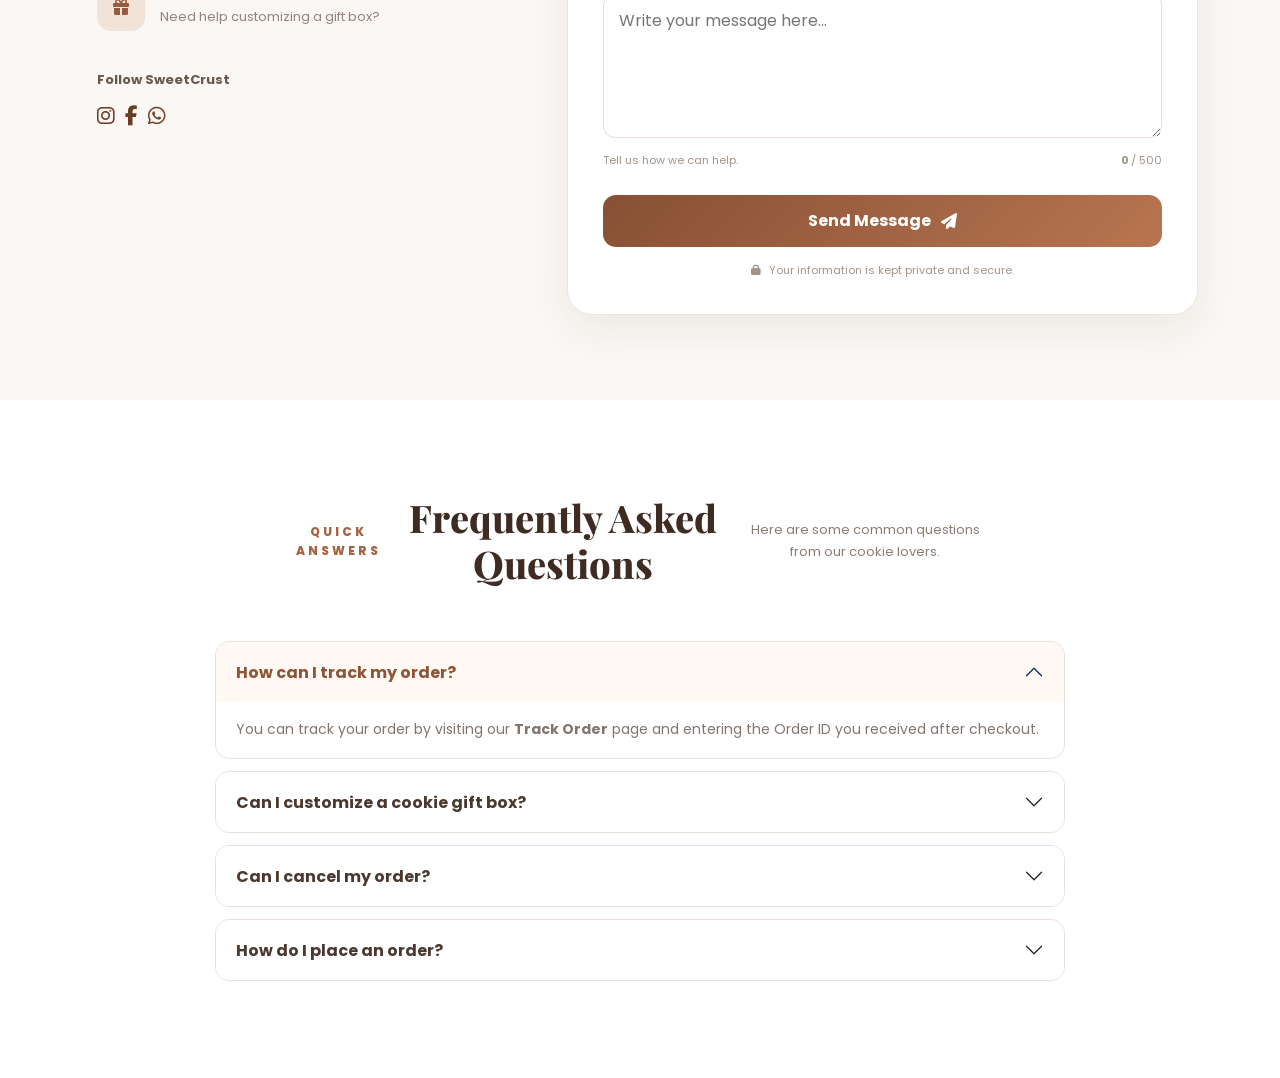
<file: contact.html>
<!DOCTYPE html>
<html lang="en">

<head>

    <meta charset="UTF-8">

    <meta name="viewport"
          content="width=device-width, initial-scale=1.0">

    <title>Contact Us | SweetCrust Cookies</title>


    <!-- Bootstrap 5 -->

    <link
        href="https://cdn.jsdelivr.net/npm/bootstrap@5.3.3/dist/css/bootstrap.min.css"
        rel="stylesheet"
    >


    <!-- Font Awesome -->

    <link
        rel="stylesheet"
        href="https://cdnjs.cloudflare.com/ajax/libs/font-awesome/6.6.0/css/all.min.css"
    >


    <!-- Main CSS -->

    <link
        rel="stylesheet"
        href="style.css"
    >


    <!-- Contact CSS -->

    <link
        rel="stylesheet"
        href="style.css"
    >

</head>


<body>


<!-- =====================================================
                        NAVBAR
===================================================== -->

<header>

    <nav class="navbar">

        <div class="logo">
            🍪 SweetCrust
        </div>


        <ul class="nav-links">

            <li>
                <a href="index.html">
                    Home
                </a>
            </li>


            <li>
                <a href="cookies.html">
                    Cookies
                </a>
            </li>


            <li>
                <a href="register.html">
                    Register
                </a>
            </li>


            <li>
                <a href="track.html">
                    Track Order
                </a>
            </li>


            <li>
                <a href="cancel.html">
                    Cancel Order
                </a>
            </li>


            <li>
                <a href="cart.html">
                    🛒 Cart

                    <span id="cartCount">
                        0
                    </span>

                </a>
            </li>


            <li>
                <a
                    href="contact.html"
                    class="active"
                >
                    Contact
                </a>
            </li>

        </ul>

    </nav>

</header>



<!-- =====================================================
                    HERO BANNER
===================================================== -->

<section class="contact-hero">

    <div class="contact-hero-overlay"></div>


    <div class="container">

        <div class="contact-hero-content">

            <div class="contact-hero-icon">

                <i class="fa-solid fa-envelope"></i>

            </div>


            <span>
                WE'D LOVE TO HEAR FROM YOU
            </span>


            <h1>
                Get In
                <strong>Touch</strong>
            </h1>


            <p>
                Have a question about our cookies,
                your order, or our gift boxes?
                We're here to help.
            </p>

        </div>

    </div>

</section>



<!-- =====================================================
                CONTACT INFORMATION
===================================================== -->

<section class="contact-info-section">

    <div class="container">

        <div class="section-heading">

            <span>
                CONTACT US
            </span>

            <h2>
                We're Here For You
            </h2>

            <p>
                Reach out to SweetCrust through any of
                the options below.
            </p>

        </div>


        <div class="row g-4">


            <!-- PHONE -->

            <div class="col-md-4">

                <div class="contact-info-card">

                    <div class="contact-info-icon">

                        <i class="fa-solid fa-phone"></i>

                    </div>


                    <h3>
                        Call Us
                    </h3>


                    <p>
                        Have an urgent question?
                        Give us a call.
                    </p>


                    <a href="tel:+923001234567">
                        +92 300 1234567
                    </a>

                </div>

            </div>



            <!-- EMAIL -->

            <div class="col-md-4">

                <div class="contact-info-card">

                    <div class="contact-info-icon">

                        <i class="fa-solid fa-envelope"></i>

                    </div>


                    <h3>
                        Email Us
                    </h3>


                    <p>
                        Send us your questions
                        anytime.
                    </p>


                    <a href="mailto:hello@sweetcrust.com">
                        hello@sweetcrust.com
                    </a>

                </div>

            </div>



            <!-- LOCATION -->

            <div class="col-md-4">

                <div class="contact-info-card">

                    <div class="contact-info-icon">

                        <i class="fa-solid fa-location-dot"></i>

                    </div>


                    <h3>
                        Visit Us
                    </h3>


                    <p>
                        Come visit our SweetCrust
                        cookie shop.
                    </p>


                    <span>
                        Karachi, Pakistan
                    </span>

                </div>

            </div>

        </div>

    </div>

</section>



<!-- =====================================================
                    MAIN CONTACT
===================================================== -->

<section class="contact-main-section">

    <div class="container">

        <div class="row g-5 align-items-stretch">


            <!-- =================================================
                        LEFT SIDE
            ================================================= -->

            <div class="col-lg-5">

                <div class="contact-about">

                    <span class="small-heading">
                        LET'S TALK
                    </span>


                    <h2>
                        Have Something
                        <strong>Sweet</strong>
                        To Say?
                    </h2>


                    <p>
                        Whether you need help choosing
                        cookies, tracking an order, or
                        customizing a gift box, our team
                        is always happy to help.
                    </p>


                    <!-- QUICK HELP -->

                    <div class="quick-help">


                        <div class="quick-help-item">

                            <div class="quick-help-icon">

                                <i class="fa-solid fa-cookie-bite"></i>

                            </div>


                            <div>

                                <h4>
                                    Cookie Questions
                                </h4>

                                <p>
                                    Need help choosing
                                    your favorite flavor?
                                </p>

                            </div>

                        </div>



                        <div class="quick-help-item">

                            <div class="quick-help-icon">

                                <i class="fa-solid fa-box"></i>

                            </div>


                            <div>

                                <h4>
                                    Order Support
                                </h4>

                                <p>
                                    Questions about
                                    your current order?
                                </p>

                            </div>

                        </div>



                        <div class="quick-help-item">

                            <div class="quick-help-icon">

                                <i class="fa-solid fa-gift"></i>

                            </div>


                            <div>

                                <h4>
                                    Gift Boxes
                                </h4>

                                <p>
                                    Need help customizing
                                    a gift box?
                                </p>

                            </div>

                        </div>

                    </div>


                    <!-- SOCIAL -->

                    <div class="contact-social">

                        <span>
                            Follow SweetCrust
                        </span>


                        <div class="social-icons">

    <a href="https://www.instagram.com/" target="_blank" rel="noopener noreferrer">
        <i class="fa-brands fa-instagram"></i>
    </a>

    <a href="https://www.facebook.com/" target="_blank" rel="noopener noreferrer">
        <i class="fa-brands fa-facebook-f"></i>
    </a>

    <a href="https://wa.me/" target="_blank" rel="noopener noreferrer">
        <i class="fa-brands fa-whatsapp"></i>
    </a>

</div>
                    </div>

                </div>

            </div>



            <!-- =================================================
                        RIGHT FORM
            ================================================= -->

            <div class="col-lg-7">

                <div class="contact-form-card">


                    <div class="form-header">

                        <div>

                            <span>
                                SEND A MESSAGE
                            </span>

                            <h2>
                                How Can We Help?
                            </h2>

                        </div>


                        <div class="form-header-icon">

                            <i class="fa-solid fa-paper-plane"></i>

                        </div>

                    </div>



                    <form
                        id="contactForm"
                    >


                        <!-- NAME + EMAIL -->

                        <div class="row g-3">


                            <div class="col-md-6">

                                <label
                                    for="contactName"
                                >
                                    Your Name
                                </label>


                                <div class="input-wrapper">

                                    <i class="fa-solid fa-user"></i>

                                    <input
                                        type="text"
                                        id="contactName"
                                        placeholder="Enter your name"
                                        required
                                    >

                                </div>

                            </div>



                            <div class="col-md-6">

                                <label
                                    for="contactEmail"
                                >
                                    Email Address
                                </label>


                                <div class="input-wrapper">

                                    <i class="fa-solid fa-envelope"></i>

                                    <input
                                        type="email"
                                        id="contactEmail"
                                        placeholder="Enter your email"
                                        required
                                    >

                                </div>

                            </div>


                        </div>



                        <!-- PHONE -->

                        <div class="form-group">

                            <label
                                for="contactPhone"
                            >
                                Phone Number
                            </label>


                            <div class="input-wrapper">

                                <i class="fa-solid fa-phone"></i>

                                <input
                                    type="tel"
                                    id="contactPhone"
                                    placeholder="+92 3XX XXXXXXX"
                                >

                            </div>

                        </div>



                        <!-- SUBJECT -->

                        <div class="form-group">

                            <label
                                for="contactSubject"
                            >
                                Subject
                            </label>


                            <div class="input-wrapper">

                                <i class="fa-solid fa-tag"></i>


                                <select
                                    id="contactSubject"
                                    required
                                >

                                    <option value="">
                                        Select a subject
                                    </option>

                                    <option value="order">
                                        Order Support
                                    </option>

                                    <option value="cookies">
                                        Cookie Question
                                    </option>

                                    <option value="gift">
                                        Gift Box
                                    </option>

                                    <option value="delivery">
                                        Delivery
                                    </option>

                                    <option value="other">
                                        Other
                                    </option>

                                </select>

                            </div>

                        </div>



                        <!-- MESSAGE -->

                        <div class="form-group">

                            <label
                                for="contactMessage"
                            >
                                Your Message
                            </label>


                            <textarea
                                id="contactMessage"
                                maxlength="500"
                                placeholder="Write your message here..."
                                required
                            ></textarea>


                            <div class="message-counter">

                                <span>
                                    Tell us how we can help.
                                </span>

                                <span>
                                    <strong id="messageCount">
                                        0
                                    </strong>
                                    / 500
                                </span>

                            </div>

                        </div>



                        <!-- SUBMIT -->

                        <button
                            type="submit"
                            class="contact-submit-btn"
                        >

                            <span>
                                Send Message
                            </span>


                            <i class="fa-solid fa-paper-plane"></i>

                        </button>


                        <p class="form-note">

                            <i class="fa-solid fa-lock"></i>

                            Your information is kept private
                            and secure.

                        </p>


                    </form>

                </div>

            </div>

        </div>

    </div>

</section>



<!-- =====================================================
                        FAQ
===================================================== -->

<section class="contact-faq-section">

    <div class="container">

        <div class="section-heading">

            <span>
                QUICK ANSWERS
            </span>

            <h2>
                Frequently Asked Questions
            </h2>

            <p>
                Here are some common questions from
                our cookie lovers.
            </p>

        </div>



        <div
            class="accordion"
            id="contactFAQ"
        >


            <!-- FAQ 1 -->

            <div class="accordion-item">

                <h2 class="accordion-header">

                    <button
                        class="accordion-button"
                        type="button"
                        data-bs-toggle="collapse"
                        data-bs-target="#faqOne"
                    >

                        How can I track my order?

                    </button>

                </h2>


                <div
                    id="faqOne"
                    class="accordion-collapse collapse show"
                    data-bs-parent="#contactFAQ"
                >

                    <div class="accordion-body">

                        You can track your order by visiting
                        our <strong>Track Order</strong> page
                        and entering the Order ID you received
                        after checkout.

                    </div>

                </div>

            </div>



            <!-- FAQ 2 -->

            <div class="accordion-item">

                <h2 class="accordion-header">

                    <button
                        class="accordion-button collapsed"
                        type="button"
                        data-bs-toggle="collapse"
                        data-bs-target="#faqTwo"
                    >

                        Can I customize a cookie gift box?

                    </button>

                </h2>


                <div
                    id="faqTwo"
                    class="accordion-collapse collapse"
                    data-bs-parent="#contactFAQ"
                >

                    <div class="accordion-body">

                        Yes! You can choose between our
                        3, 6, and 12 cookie boxes and mix
                        different flavors to create your
                        own customized gift box.

                    </div>

                </div>

            </div>



            <!-- FAQ 3 -->

            <div class="accordion-item">

                <h2 class="accordion-header">

                    <button
                        class="accordion-button collapsed"
                        type="button"
                        data-bs-toggle="collapse"
                        data-bs-target="#faqThree"
                    >

                        Can I cancel my order?

                    </button>

                </h2>


                <div
                    id="faqThree"
                    class="accordion-collapse collapse"
                    data-bs-parent="#contactFAQ"
                >

                    <div class="accordion-body">

                        You can use our Cancel Order page
                        to check whether your order can
                        still be cancelled.

                    </div>

                </div>

            </div>



            <!-- FAQ 4 -->

            <div class="accordion-item">

                <h2 class="accordion-header">

                    <button
                        class="accordion-button collapsed"
                        type="button"
                        data-bs-toggle="collapse"
                        data-bs-target="#faqFour"
                    >

                        How do I place an order?

                    </button>

                </h2>


                <div
                    id="faqFour"
                    class="accordion-collapse collapse"
                    data-bs-parent="#contactFAQ"
                >

                    <div class="accordion-body">

                        Browse our cookie catalog, add your
                        favorite cookies or a customized gift
                        box to your cart, and proceed to
                        checkout.

                    </div>

                </div>

            </div>


        </div>

    </div>

</section>



<!-- =====================================================
                    SUCCESS MODAL
===================================================== -->

<div
    class="modal fade"
    id="messageSuccessModal"
    tabindex="-1"
>

    <div class="modal-dialog modal-dialog-centered">

        <div class="modal-content success-modal">

            <div class="success-modal-icon">

                <i class="fa-solid fa-check"></i>

            </div>


            <h2>
                Message Sent!
            </h2>


            <p>

                Thank you for contacting
                <strong>SweetCrust Cookies</strong>.

                We've received your message and
                will get back to you soon.

            </p>


            <button
                type="button"
                class="success-close-btn"
                data-bs-dismiss="modal"
            >

                Done

            </button>

        </div>

    </div>

</div>



<!-- Bootstrap JS -->

<script
    src="https://cdn.jsdelivr.net/npm/bootstrap@5.3.3/dist/js/bootstrap.bundle.min.js">
</script>



<!-- =====================================================
                    JAVASCRIPT
===================================================== -->

<script>


/* =====================================================
                    CART COUNT
===================================================== */

function updateCartCount() {

    const cart =
        JSON.parse(
            localStorage.getItem("cart")
        ) || [];


    let count = 0;


    cart.forEach(function(item) {

        count +=
            Number(item.quantity) || 1;

    });


    document.getElementById(
        "cartCount"
    ).innerText = count;

}


updateCartCount();



/* =====================================================
                MESSAGE CHARACTER COUNT
===================================================== */

const message =
    document.getElementById(
        "contactMessage"
    );


const messageCount =
    document.getElementById(
        "messageCount"
    );


message.addEventListener(
    "input",
    function() {

        messageCount.innerText =
            this.value.length;

    }
);



/* =====================================================
                    FORM SUBMIT
===================================================== */

document
    .getElementById("contactForm")
    .addEventListener(
        "submit",
        function(event) {

            event.preventDefault();


            const button =
                this.querySelector(
                    ".contact-submit-btn"
                );


            button.classList.add(
                "sending"
            );


            button.disabled = true;


            button.innerHTML = `

                <span>
                    Sending...
                </span>

                <i class="fa-solid fa-spinner fa-spin"></i>

            `;


            setTimeout(
                function() {

                    button.classList.remove(
                        "sending"
                    );


                    button.disabled = false;


                    button.innerHTML = `

                        <span>
                            Send Message
                        </span>

                        <i class="fa-solid fa-paper-plane"></i>

                    `;


                    const modal =
                        new bootstrap.Modal(
                            document.getElementById(
                                "messageSuccessModal"
                            )
                        );


                    modal.show();


                    document
                        .getElementById(
                            "contactForm"
                        )
                        .reset();


                    messageCount.innerText =
                        "0";

                },
                1000
            );

        }
    );

</script>


</body>

</html>
</file>
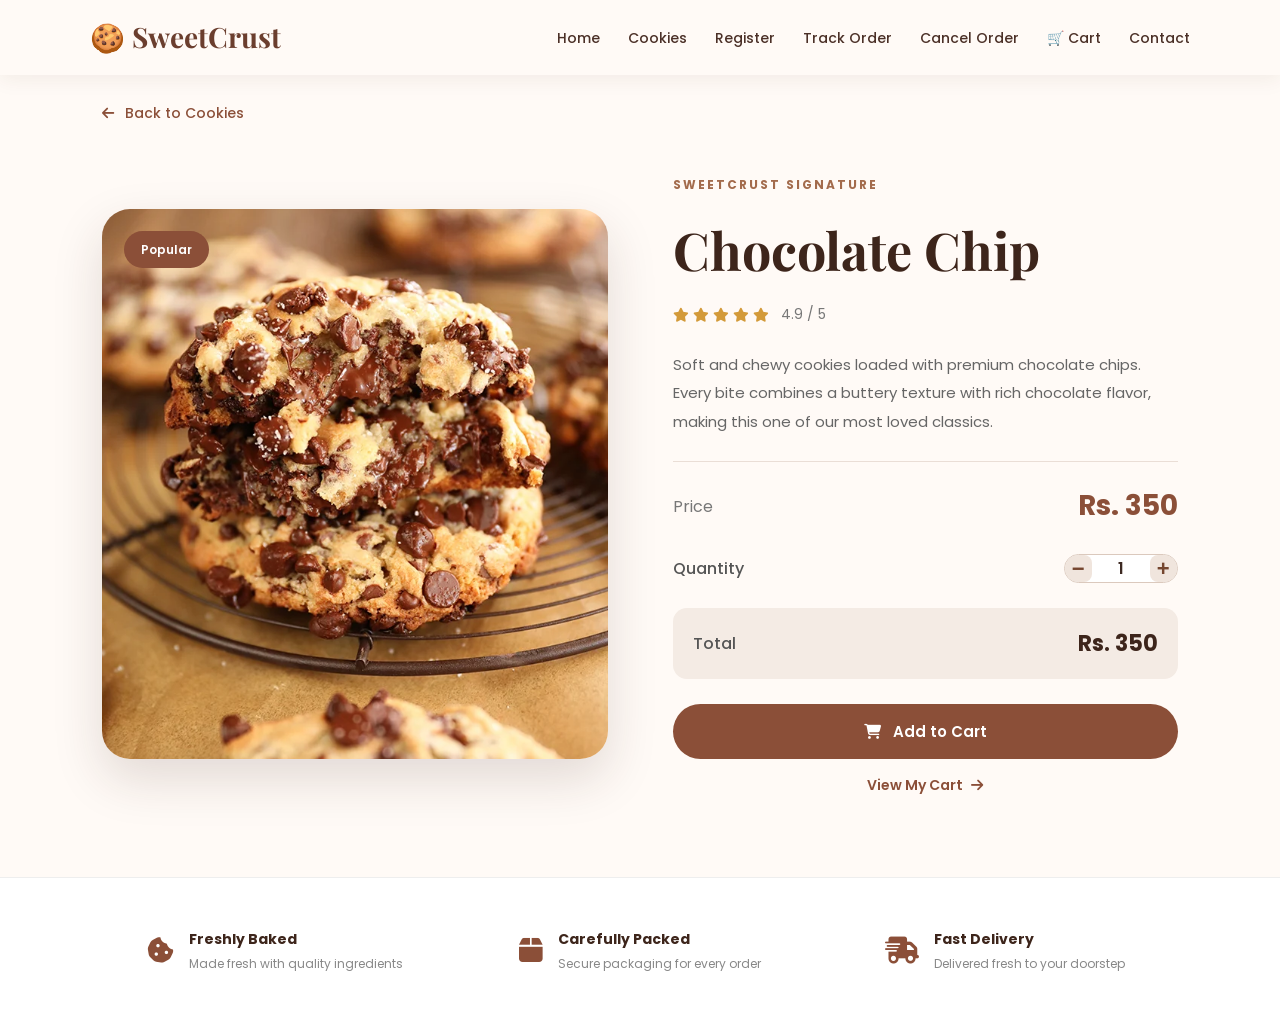
<file: cookie-details.html>
<!DOCTYPE html>
<html lang="en">

<head>

    <meta charset="UTF-8">

    <meta name="viewport"
        content="width=device-width, initial-scale=1.0">

    <title>Cookie Details | SweetCrust Cookies</title>

    <!-- Google Fonts -->
    <link
        href="https://fonts.googleapis.com/css2?family=Poppins:wght@300;400;500;600;700&family=Playfair+Display:wght@600;700&display=swap"
        rel="stylesheet">

    <!-- Font Awesome -->
    <link
        rel="stylesheet"
        href="https://cdnjs.cloudflare.com/ajax/libs/font-awesome/6.6.0/css/all.min.css">

    <!-- Main CSS -->
    <link rel="stylesheet" href="style.css">

</head>


<body>


<!-- ================= NAVBAR ================= -->

<header>

    <nav class="navbar">

        <div class="logo">
            🍪 SweetCrust
        </div>

        <ul class="nav-links">

            <li>
                <a href="index.html">Home</a>
            </li>

            <li>
                <a href="cookies.html">Cookies</a>
            </li>

            <li>
                <a href="register.html">Register</a>
            </li>

            <li>
                <a href="track.html">Track Order</a>
            </li>

            <li>
                <a href="cancel.html">Cancel Order</a>
            </li>

            <li>
                <a href="cart.html">🛒 Cart</a>
            </li>

            <li>
                <a href="contact.html">Contact</a>
            </li>

        </ul>

    </nav>

</header>



<!-- ================= BREADCRUMB ================= -->

<div class="cookie-breadcrumb">

    <a href="cookies.html">
        <i class="fa-solid fa-arrow-left"></i>
        Back to Cookies
    </a>

</div>



<!-- ================= COOKIE DETAILS ================= -->

<section class="cookie-detail-section">

    <div class="cookie-detail-container">


        <!-- IMAGE -->

        <div class="detail-image-box">

            <img
                id="cookieImage"
                src="ChocolateChipCookies.jpeg"
                alt="Cookie">

            <span
                id="cookieBadge"
                class="detail-badge">

                Popular

            </span>

        </div>



        <!-- DETAILS -->

        <div class="detail-content">

            <span class="detail-category">
                SWEETCRUST SIGNATURE
            </span>


            <h1 id="cookieName">
                Chocolate Chip
            </h1>


            <div class="detail-rating">

                <i class="fa-solid fa-star"></i>
                <i class="fa-solid fa-star"></i>
                <i class="fa-solid fa-star"></i>
                <i class="fa-solid fa-star"></i>
                <i class="fa-solid fa-star"></i>

                <span id="cookieRating">
                    4.9 / 5
                </span>

            </div>


            <p
                id="cookieDescription"
                class="detail-description">

                Soft and chewy cookies loaded with
                premium chocolate chips.

            </p>


            <!-- PRICE -->

            <div class="detail-price">

                <span>Price</span>

                <strong id="cookiePrice">
                    Rs. 350
                </strong>

            </div>



            <!-- QUANTITY -->

            <div class="quantity-section">

                <span>
                    Quantity
                </span>

                <div class="quantity-control">

                    <button
                        type="button"
                        onclick="decreaseQuantity()">

                        −

                    </button>


                    <span id="quantity">
                        1
                    </span>


                    <button
                        type="button"
                        onclick="increaseQuantity()">

                        +

                    </button>

                </div>

            </div>



            <!-- TOTAL -->

            <div class="detail-total">

                <span>
                    Total
                </span>

                <strong id="totalPrice">
                    Rs. 350
                </strong>

            </div>



            <!-- ADD TO CART -->

            <button
                type="button"
                class="detail-cart-btn"
                onclick="addToCart()">

                <i class="fa-solid fa-cart-shopping"></i>

                Add to Cart

            </button>


            <a
                href="cart.html"
                class="view-cart-link">

                View My Cart
                <i class="fa-solid fa-arrow-right"></i>

            </a>


        </div>

    </div>

</section>



<!-- ================= FEATURES ================= -->

<section class="detail-features">

    <div class="detail-feature">

        <i class="fa-solid fa-cookie-bite"></i>

        <div>
            <strong>Freshly Baked</strong>
            <span>Made fresh with quality ingredients</span>
        </div>

    </div>


    <div class="detail-feature">

        <i class="fa-solid fa-box"></i>

        <div>
            <strong>Carefully Packed</strong>
            <span>Secure packaging for every order</span>
        </div>

    </div>


    <div class="detail-feature">

        <i class="fa-solid fa-truck-fast"></i>

        <div>
            <strong>Fast Delivery</strong>
            <span>Delivered fresh to your doorstep</span>
        </div>

    </div>

</section>



<!-- ================= JAVASCRIPT ================= -->

<script>


/* =====================================================
                COOKIE DATA
===================================================== */

const cookieData = {

    chocolatechip: {

        name: "Chocolate Chip",

        price: 350,

        image: "ChocolateChipCookies.jpeg",

        rating: "4.9 / 5",

        badge: "Popular",

        description:
            "Soft and chewy cookies loaded with premium chocolate chips. Every bite combines a buttery texture with rich chocolate flavor, making this one of our most loved classics."

    },


    redvelvet: {

        name: "Red Velvet",

        price: 450,

        image: "redvelvet cookie.jpg",

        rating: "4.8 / 5",

        badge: "Special",

        description:
            "Rich and soft red velvet cookies filled with creamy white chocolate chunks. A delicious combination of smooth sweetness and classic red velvet flavor."

    },


    triplechocolate: {

        name: "Triple Chocolate",

        price: 450,

        image: "triple chocolate.jpg",

        rating: "5.0 / 5",

        badge: "Bestseller",

        description:
            "A chocolate lover's dream made with dark, milk and white chocolate. Rich, soft and packed with chocolate in every bite."

    },


    oatmeal: {

        name: "Oatmeal Raisin",

        price: 350,

        image: "Oatmeal-Raisin-Cookies-.jpg",

        rating: "4.7 / 5",

        badge: "Classic",

        description:
            "Fresh oatmeal cookies blended with juicy raisins and a touch of cinnamon. A comforting classic with a delicious homemade taste."

    },


    peanutbutter: {

        name: "Chocolate Peanut Butter",

        price: 400,

        image: "Chocolate-Peanut-Butter.jpg",

        rating: "4.8 / 5",

        badge: "New",

        description:
            "Creamy peanut butter cookies combined with rich chocolate flavor for a deliciously satisfying sweet treat."

    },


    doublechocolate: {

        name: "Double Chocolate",

        price: 500,

        image: "double chocolate.jpg",

        rating: "4.9 / 5",

        badge: "Favorite",

        description:
            "Soft chocolate cookies filled with extra chocolate chips. Perfect for anyone who loves an intense chocolate experience."

    }

};



/* =====================================================
                GET COOKIE FROM URL
===================================================== */

let params =
    new URLSearchParams(window.location.search);

let cookieType =
    params.get("cookie");


let selectedCookie =
    cookieData[cookieType] || cookieData.chocolatechip;



/* =====================================================
                LOAD COOKIE DETAILS
===================================================== */

document.getElementById("cookieName").textContent =
    selectedCookie.name;


document.getElementById("cookieImage").src =
    selectedCookie.image;


document.getElementById("cookieImage").alt =
    selectedCookie.name;


document.getElementById("cookiePrice").textContent =
    "Rs. " + selectedCookie.price;


document.getElementById("cookieRating").textContent =
    selectedCookie.rating;


document.getElementById("cookieBadge").textContent =
    selectedCookie.badge;


document.getElementById("cookieDescription").textContent =
    selectedCookie.description;



/* =====================================================
                QUANTITY
===================================================== */

let quantity = 1;


function increaseQuantity() {

    quantity++;

    document.getElementById("quantity").textContent =
        quantity;

    updateTotal();

}


function decreaseQuantity() {

    if (quantity > 1) {

        quantity--;

    }

    document.getElementById("quantity").textContent =
        quantity;

    updateTotal();

}


function updateTotal() {

    let total =
        selectedCookie.price * quantity;

    document.getElementById("totalPrice").textContent =
        "Rs. " + total;

}



/* =====================================================
                ADD TO CART
===================================================== */

function addToCart() {

    let cart =
        JSON.parse(localStorage.getItem("cart")) || [];


    let existingItem =
        cart.find(function(item) {

            return item.name === selectedCookie.name;

        });


    if (existingItem) {

        existingItem.quantity += quantity;

    }
    else {

        cart.push({

            name: selectedCookie.name,

            price: selectedCookie.price,

            image: selectedCookie.image,

            quantity: quantity

        });

    }


    localStorage.setItem(
        "cart",
        JSON.stringify(cart)
    );


    showCartMessage();

}



/* =====================================================
                SUCCESS MESSAGE
===================================================== */

function showCartMessage() {

    let message =
        document.createElement("div");

    message.className =
        "cart-success-message";


    message.innerHTML = `

        <div class="cart-success-icon">
            ✓
        </div>

        <div>

            <strong>
                Added to Cart
            </strong>

            <span>
                ${selectedCookie.name}
                × ${quantity}
            </span>

        </div>

        <a href="cart.html">
            View Cart
        </a>

    `;


    document.body.appendChild(message);


    setTimeout(function() {

        message.classList.add("show");

    }, 50);


    setTimeout(function() {

        message.classList.remove("show");

        setTimeout(function() {

            message.remove();

        }, 400);

    }, 4000);

}

</script>


</body>

</html>
</file>
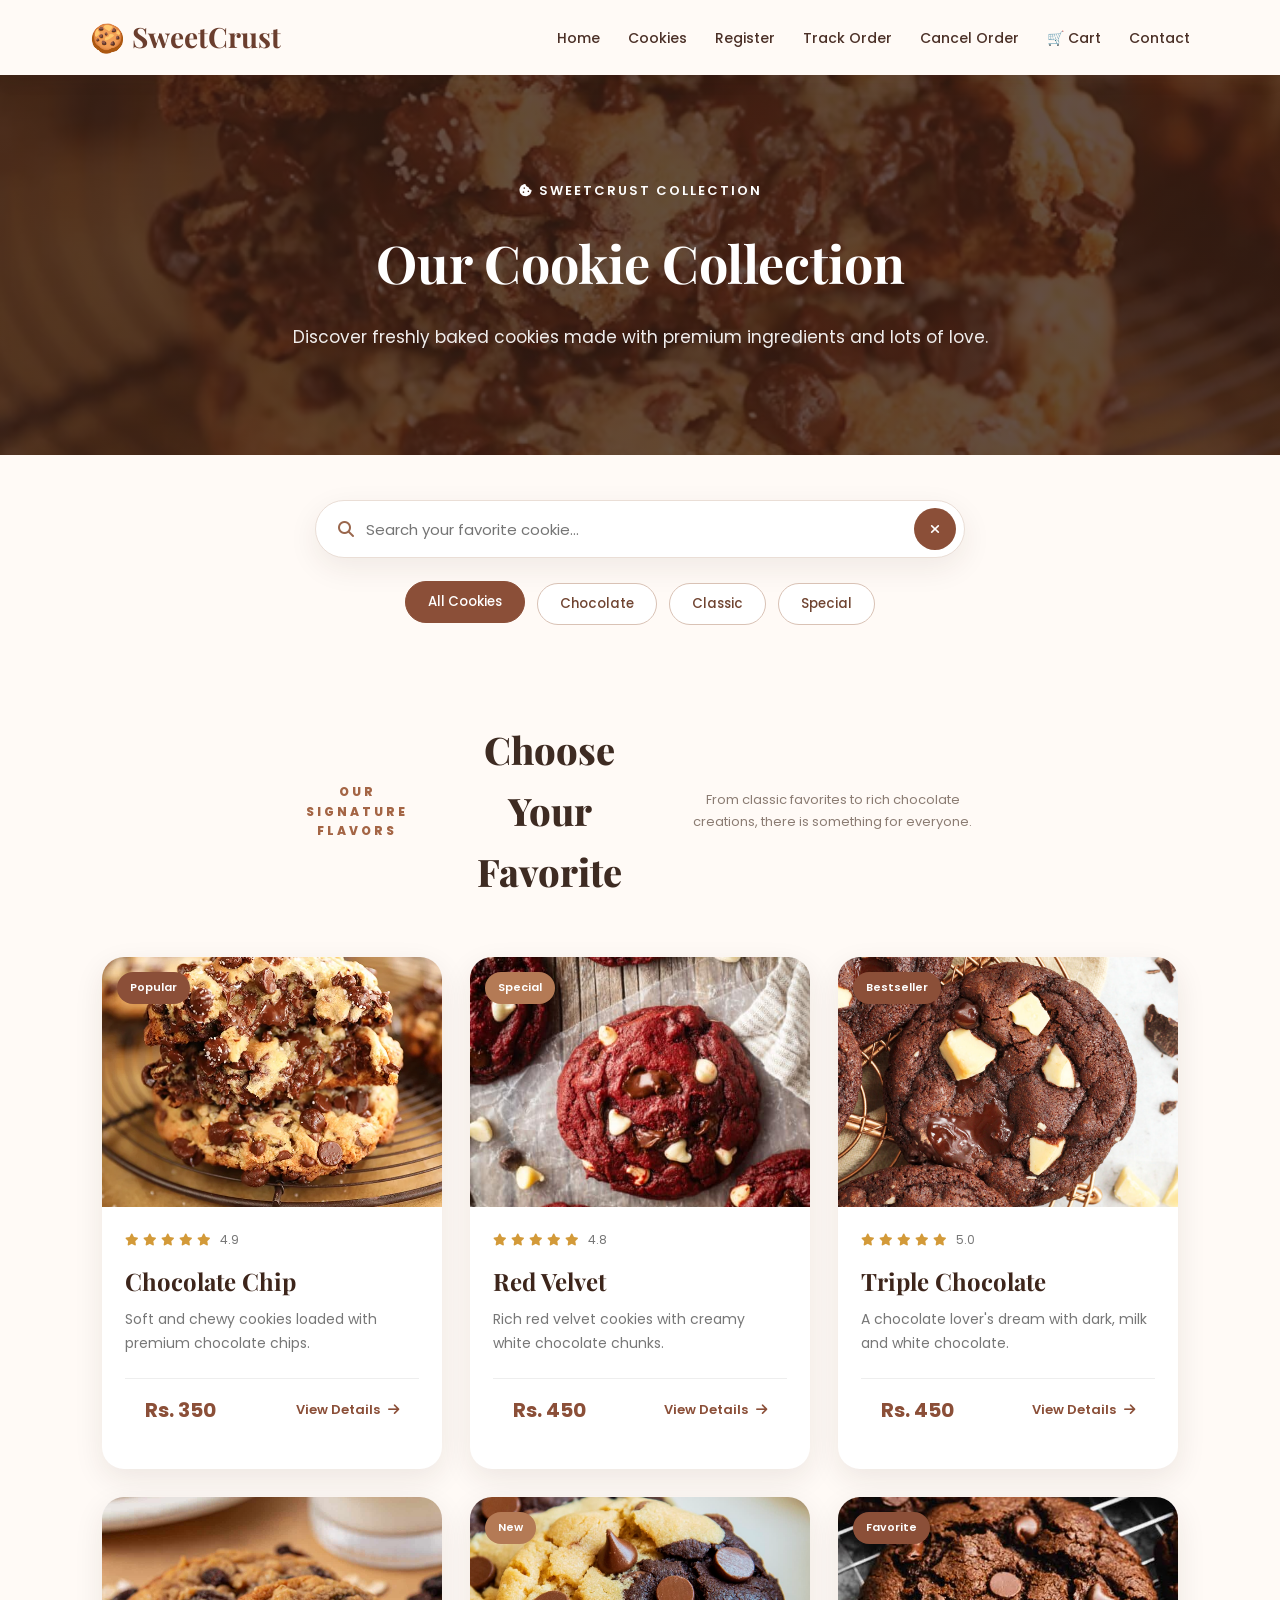
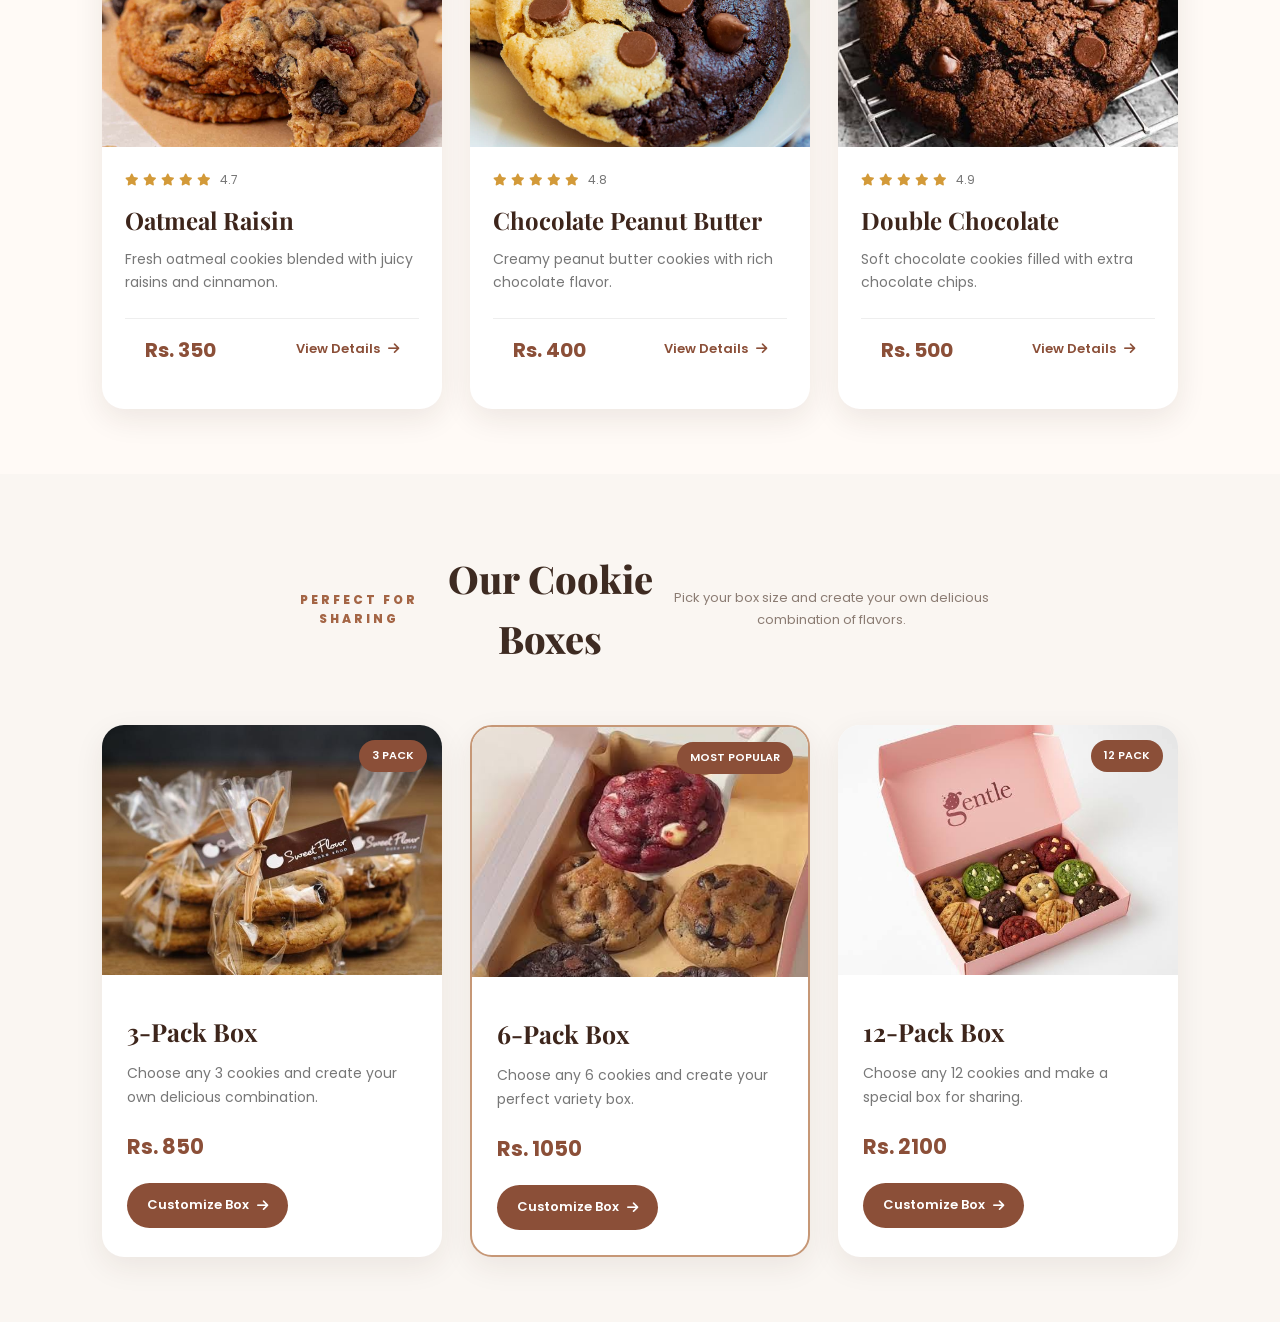
<file: cookies.html>
<!DOCTYPE html>
<html lang="en">

<head>

    <meta charset="UTF-8">

    <meta name="viewport"
        content="width=device-width, initial-scale=1.0">

    <title>Our Cookies | SweetCrust Cookies</title>

    <!-- Google Fonts -->
    <link
        href="https://fonts.googleapis.com/css2?family=Poppins:wght@300;400;500;600;700&family=Playfair+Display:wght@600;700&display=swap"
        rel="stylesheet">

    <!-- Font Awesome -->
    <link
        rel="stylesheet"
        href="https://cdnjs.cloudflare.com/ajax/libs/font-awesome/6.6.0/css/all.min.css">

    <!-- Main CSS -->
    <link rel="stylesheet" href="style.css">

</head>


<body>


<!-- =====================================================
                    NAVBAR
===================================================== -->

<header>

    <nav class="navbar">

        <div class="logo">
            🍪 SweetCrust
        </div>


        <ul class="nav-links">

            <li>
                <a href="index.html">
                    Home
                </a>
            </li>

            <li>
                <a href="cookies.html" class="active">
                    Cookies
                </a>
            </li>

            <li>
                <a href="register.html">
                    Register
                </a>
            </li>

            <li>
                <a href="track.html">
                    Track Order
                </a>
            </li>

            <li>
                <a href="cancel.html">
                    Cancel Order
                </a>
            </li>

            <li>
                <a href="cart.html">
                    🛒 Cart
                </a>
            </li>

            <li>
                <a href="contact.html">
                    Contact
                </a>
            </li>

        </ul>

    </nav>

</header>



<!-- =====================================================
                    PAGE BANNER
===================================================== -->

<section class="catalogue-banner">

    <div class="catalogue-banner-content">

        <span>
            <i class="fa-solid fa-cookie-bite"></i>
            SWEETCRUST COLLECTION
        </span>

        <h1>
            Our Cookie Collection
        </h1>

        <p>
            Discover freshly baked cookies made with premium
            ingredients and lots of love.
        </p>

    </div>

</section>



<!-- =====================================================
                    SEARCH SECTION
===================================================== -->

<section class="catalogue-tools">

    <div class="catalogue-search">

        <i class="fa-solid fa-magnifying-glass"></i>

        <input
            type="text"
            id="cookieSearch"
            placeholder="Search your favorite cookie..."
            onkeyup="searchCookies()"
        >

        <button
            type="button"
            onclick="clearSearch()">

            <i class="fa-solid fa-xmark"></i>

        </button>

    </div>


    <!-- FILTER BUTTONS -->

    <div class="cookie-filters">

        <button
            class="filter-btn active"
            onclick="filterCookies('all', this)">

            All Cookies

        </button>


        <button
            class="filter-btn"
            onclick="filterCookies('chocolate', this)">

            Chocolate

        </button>


        <button
            class="filter-btn"
            onclick="filterCookies('classic', this)">

            Classic

        </button>


        <button
            class="filter-btn"
            onclick="filterCookies('special', this)">

            Special

        </button>

    </div>

</section>



<!-- =====================================================
                    COOKIE CATALOG
===================================================== -->

<section class="modern-cookie-section">

    <div class="section-heading">

        <span>
            OUR SIGNATURE FLAVORS
        </span>

        <h2>
            Choose Your Favorite
        </h2>

        <p>
            From classic favorites to rich chocolate creations,
            there is something for everyone.
        </p>

    </div>



    <div
        class="modern-cookie-grid"
        id="cookieGrid">


        <!-- =================================================
                        COOKIE 1
        ================================================= -->

        <div
            class="modern-cookie-card"
            data-name="chocolate chip"
            data-category="chocolate">


            <div class="cookie-image">

                <img
                    src="ChocolateChipCookies.jpeg"
                    alt="Chocolate Chip Cookie">

                <span class="cookie-badge">
                    Popular
                </span>

            </div>


            <div class="modern-cookie-content">

                <div class="cookie-rating">

                    <i class="fa-solid fa-star"></i>
                    <i class="fa-solid fa-star"></i>
                    <i class="fa-solid fa-star"></i>
                    <i class="fa-solid fa-star"></i>
                    <i class="fa-solid fa-star"></i>

                    <span>
                        4.9
                    </span>

                </div>


                <h3>
                    Chocolate Chip
                </h3>


                <p>
                    Soft and chewy cookies loaded with
                    premium chocolate chips.
                </p>


                <div class="cookie-card-bottom">

                    <strong>
                        Rs. 350
                    </strong>

                    <a
                        href="cookie-details.html?cookie=chocolatechip"
                        class="cookie-view-btn">

                        View Details
                        <i class="fa-solid fa-arrow-right"></i>

                    </a>

                </div>

            </div>

        </div>



        <!-- =================================================
                        COOKIE 2
        ================================================= -->

        <div
            class="modern-cookie-card"
            data-name="red velvet"
            data-category="special">


            <div class="cookie-image">

                <img
                    src="redvelvet cookie.jpg"
                    alt="Red Velvet Cookie">

                <span class="cookie-badge special">
                    Special
                </span>

            </div>


            <div class="modern-cookie-content">

                <div class="cookie-rating">

                    <i class="fa-solid fa-star"></i>
                    <i class="fa-solid fa-star"></i>
                    <i class="fa-solid fa-star"></i>
                    <i class="fa-solid fa-star"></i>
                    <i class="fa-solid fa-star"></i>

                    <span>
                        4.8
                    </span>

                </div>


                <h3>
                    Red Velvet
                </h3>


                <p>
                    Rich red velvet cookies with creamy
                    white chocolate chunks.
                </p>


                <div class="cookie-card-bottom">

                    <strong>
                        Rs. 450
                    </strong>

                    <a
                        href="cookie-details.html?cookie=redvelvet"
                        class="cookie-view-btn">

                        View Details
                        <i class="fa-solid fa-arrow-right"></i>

                    </a>

                </div>

            </div>

        </div>



        <!-- =================================================
                        COOKIE 3
        ================================================= -->

        <div
            class="modern-cookie-card"
            data-name="triple chocolate"
            data-category="chocolate">


            <div class="cookie-image">

                <img
                    src="triple chocolate.jpg"
                    alt="Triple Chocolate Cookie">

                <span class="cookie-badge">
                    Bestseller
                </span>

            </div>


            <div class="modern-cookie-content">

                <div class="cookie-rating">

                    <i class="fa-solid fa-star"></i>
                    <i class="fa-solid fa-star"></i>
                    <i class="fa-solid fa-star"></i>
                    <i class="fa-solid fa-star"></i>
                    <i class="fa-solid fa-star"></i>

                    <span>
                        5.0
                    </span>

                </div>


                <h3>
                    Triple Chocolate
                </h3>


                <p>
                    A chocolate lover's dream with dark,
                    milk and white chocolate.
                </p>


                <div class="cookie-card-bottom">

                    <strong>
                        Rs. 450
                    </strong>

                    <a
                        href="cookie-details.html?cookie=triplechocolate"
                        class="cookie-view-btn">

                        View Details
                        <i class="fa-solid fa-arrow-right"></i>

                    </a>

                </div>

            </div>

        </div>



        <!-- =================================================
                        COOKIE 4
        ================================================= -->

        <div
            class="modern-cookie-card"
            data-name="oatmeal raisin"
            data-category="classic">


            <div class="cookie-image">

                <img
                    src="Oatmeal-Raisin-Cookies-.jpg"
                    alt="Oatmeal Raisin Cookie">

            </div>


            <div class="modern-cookie-content">

                <div class="cookie-rating">

                    <i class="fa-solid fa-star"></i>
                    <i class="fa-solid fa-star"></i>
                    <i class="fa-solid fa-star"></i>
                    <i class="fa-solid fa-star"></i>
                    <i class="fa-solid fa-star"></i>

                    <span>
                        4.7
                    </span>

                </div>


                <h3>
                    Oatmeal Raisin
                </h3>


                <p>
                    Fresh oatmeal cookies blended with
                    juicy raisins and cinnamon.
                </p>


                <div class="cookie-card-bottom">

                    <strong>
                        Rs. 350
                    </strong>

                    <a
                        href="cookie-details.html?cookie=oatmeal"
                        class="cookie-view-btn">

                        View Details
                        <i class="fa-solid fa-arrow-right"></i>

                    </a>

                </div>

            </div>

        </div>



        <!-- =================================================
                        COOKIE 5
        ================================================= -->

        <div
            class="modern-cookie-card"
            data-name="chocolate peanut butter"
            data-category="special">


            <div class="cookie-image">

                <img
                    src="Chocolate-Peanut-Butter.jpg"
                    alt="Chocolate Peanut Butter Cookie">

                <span class="cookie-badge special">
                    New
                </span>

            </div>


            <div class="modern-cookie-content">

                <div class="cookie-rating">

                    <i class="fa-solid fa-star"></i>
                    <i class="fa-solid fa-star"></i>
                    <i class="fa-solid fa-star"></i>
                    <i class="fa-solid fa-star"></i>
                    <i class="fa-solid fa-star"></i>

                    <span>
                        4.8
                    </span>

                </div>


                <h3>
                    Chocolate Peanut Butter
                </h3>


                <p>
                    Creamy peanut butter cookies with
                    rich chocolate flavor.
                </p>


                <div class="cookie-card-bottom">

                    <strong>
                        Rs. 400
                    </strong>

                    <a
                        href="cookie-details.html?cookie=peanutbutter"
                        class="cookie-view-btn">

                        View Details
                        <i class="fa-solid fa-arrow-right"></i>

                    </a>

                </div>

            </div>

        </div>



        <!-- =================================================
                        COOKIE 6
        ================================================= -->

        <div
            class="modern-cookie-card"
            data-name="double chocolate"
            data-category="chocolate">


            <div class="cookie-image">

                <img
                    src="double chocolate.jpg"
                    alt="Double Chocolate Cookie">

                <span class="cookie-badge">
                    Favorite
                </span>

            </div>


            <div class="modern-cookie-content">

                <div class="cookie-rating">

                    <i class="fa-solid fa-star"></i>
                    <i class="fa-solid fa-star"></i>
                    <i class="fa-solid fa-star"></i>
                    <i class="fa-solid fa-star"></i>
                    <i class="fa-solid fa-star"></i>

                    <span>
                        4.9
                    </span>

                </div>


                <h3>
                    Double Chocolate
                </h3>


                <p>
                    Soft chocolate cookies filled with
                    extra chocolate chips.
                </p>


                <div class="cookie-card-bottom">

                    <strong>
                        Rs. 500
                    </strong>

                    <a
                        href="cookie-details.html?cookie=doublechocolate"
                        class="cookie-view-btn">

                        View Details
                        <i class="fa-solid fa-arrow-right"></i>

                    </a>

                </div>

            </div>

        </div>


    </div>


    <!-- NO RESULTS -->

    <div
        id="noCookies"
        class="no-cookies">

        <i class="fa-solid fa-cookie-bite"></i>

        <h3>
            No cookies found
        </h3>

        <p>
            Try searching for another flavor.
        </p>

    </div>

</section>



<!-- =====================================================
                    COOKIE BOXES
===================================================== -->

<section class="modern-box-section">


    <div class="section-heading">

        <span>
            PERFECT FOR SHARING
        </span>

        <h2>
            Our Cookie Boxes
        </h2>

        <p>
            Pick your box size and create your own
            delicious combination of flavors.
        </p>

    </div>


    <div class="modern-box-grid">


        <!-- 3 PACK -->

        <div class="modern-box-card">

            <div class="box-image">

                <img
                    src=".cookiebox3.jpg"
                    alt="3 Pack Cookie Box">

                <span>
                    3 PACK
                </span>

            </div>


            <div class="box-card-content">

                <h3>
                    3-Pack Box
                </h3>

                <p>
                    Choose any 3 cookies and create
                    your own delicious combination.
                </p>

                <div class="box-price">
                    Rs. 850
                </div>

                <a
                    href="customixe.html?pack=6"
                    class="box-customize-btn">

                    Customize Box
                    <i class="fa-solid fa-arrow-right"></i>

                </a>

            </div>

        </div>



        <!-- 6 PACK -->

        <div class="modern-box-card featured-box">

            <div class="box-image">

                <img
                    src="cookiebox6.jpg"
                    alt="6 Pack Cookie Box">

                <span>
                    MOST POPULAR
                </span>

            </div>


            <div class="box-card-content">

                <h3>
                    6-Pack Box
                </h3>

                <p>
                    Choose any 6 cookies and create
                    your perfect variety box.
                </p>

                <div class="box-price">
                    Rs. 1050
                </div>

                <a
                    href="customixe.html?pack=6"
                    class="box-customize-btn">

                    Customize Box
                    <i class="fa-solid fa-arrow-right"></i>

                </a>

            </div>

        </div>



        <!-- 12 PACK -->

        <div class="modern-box-card">

            <div class="box-image">

                <img
                    src="cookiebox12.jpg"
                    alt="12 Pack Cookie Box">

                <span>
                    12 PACK
                </span>

            </div>


            <div class="box-card-content">

                <h3>
                    12-Pack Box
                </h3>

                <p>
                    Choose any 12 cookies and make
                    a special box for sharing.
                </p>

                <div class="box-price">
                    Rs. 2100
                </div>

                <a
                    href="customixe.html?pack=12"
                    class="box-customize-btn">

                    Customize Box
                    <i class="fa-solid fa-arrow-right"></i>

                </a>

            </div>

        </div>


    </div>

</section>



<!-- =====================================================
                    JAVASCRIPT
===================================================== -->

<script>


/* =====================================================
                    SEARCH COOKIES
===================================================== */

function searchCookies() {

    let search =
        document
        .getElementById("cookieSearch")
        .value
        .toLowerCase()
        .trim();


    let cards =
        document.querySelectorAll(
            ".modern-cookie-card"
        );


    let found = false;


    cards.forEach(function(card) {

        let name =
            card
            .getAttribute("data-name")
            .toLowerCase();


        if (name.includes(search)) {

            card.style.display = "block";

            found = true;

        }
        else {

            card.style.display = "none";

        }

    });


    document.getElementById("noCookies").style.display =
        found ? "none" : "block";

}



/* =====================================================
                    FILTER COOKIES
===================================================== */

function filterCookies(category, button) {

    let cards =
        document.querySelectorAll(
            ".modern-cookie-card"
        );


    let found = false;


    /* Active button */

    document
    .querySelectorAll(".filter-btn")
    .forEach(function(btn) {

        btn.classList.remove("active");

    });


    button.classList.add("active");


    /* Clear search */

    document.getElementById("cookieSearch").value = "";


    cards.forEach(function(card) {

        let cardCategory =
            card.getAttribute("data-category");


        if (
            category === "all" ||
            cardCategory === category
        ) {

            card.style.display = "block";

            found = true;

        }
        else {

            card.style.display = "none";

        }

    });


    document.getElementById("noCookies").style.display =
        found ? "none" : "block";

}



/* =====================================================
                    CLEAR SEARCH
===================================================== */

function clearSearch() {

    document.getElementById("cookieSearch").value = "";

    document
    .querySelectorAll(".modern-cookie-card")
    .forEach(function(card) {

        card.style.display = "block";

    });


    document.getElementById("noCookies").style.display =
        "none";


    /* Reset filter */

    document
    .querySelectorAll(".filter-btn")
    .forEach(function(btn) {

        btn.classList.remove("active");

    });


    document
    .querySelector(".filter-btn")
    .classList.add("active");

}

</script>


</body>

</html>
</file>
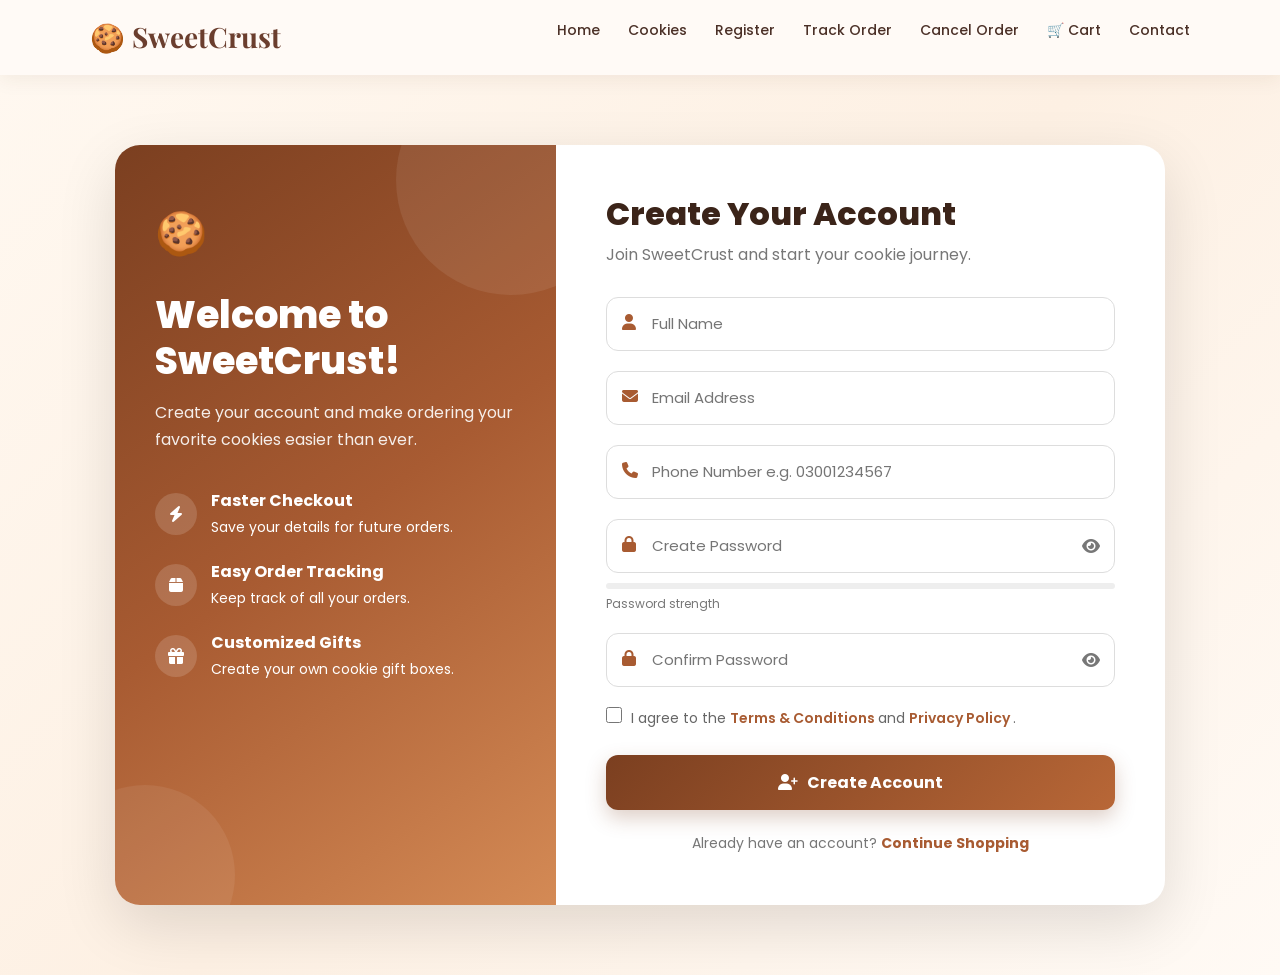
<file: register.html>
<!DOCTYPE html>
<html lang="en">

<head>

    <meta charset="UTF-8">

    <meta name="viewport"
          content="width=device-width, initial-scale=1.0">

    <title>Create Account | SweetCrust Cookies</title>


    <!-- Bootstrap 5 -->

    <link
        href="https://cdn.jsdelivr.net/npm/bootstrap@5.3.3/dist/css/bootstrap.min.css"
        rel="stylesheet"
    >


    <!-- Font Awesome -->

    <link
        rel="stylesheet"
        href="https://cdnjs.cloudflare.com/ajax/libs/font-awesome/6.6.0/css/all.min.css"
    >


    <!-- Main CSS -->

    <link rel="stylesheet" href="style.css">


    <style>

        /* ================================
                    REGISTER PAGE
        ================================= */

        .register-page {

            min-height: 100vh;

            padding: 70px 20px;

            background:
                linear-gradient(
                    135deg,
                    #fff8f0,
                    #fdf0e3,
                    #fffaf5
                );

            display: flex;

            align-items: center;

            justify-content: center;

        }


        /* ================================
                    CONTAINER
        ================================= */

        .register-wrapper {

            width: 100%;

            max-width: 1050px;

            display: grid;

            grid-template-columns: 42% 58%;

            background: white;

            border-radius: 25px;

            overflow: hidden;

            box-shadow:
                0 20px 60px rgba(0,0,0,0.12);

            animation: fadeUp 0.8s ease;

        }


        @keyframes fadeUp {

            from {

                opacity: 0;

                transform:
                    translateY(40px);

            }

            to {

                opacity: 1;

                transform:
                    translateY(0);

            }

        }


        /* ================================
                    LEFT SIDE
        ================================= */

        .register-info {

            position: relative;

            padding: 55px 40px;

            background:
                linear-gradient(
                    145deg,
                    #7b3f20,
                    #a85b32,
                    #d48a55
                );

            color: white;

            overflow: hidden;

        }


        .register-info::before {

            content: "";

            position: absolute;

            width: 230px;

            height: 230px;

            border-radius: 50%;

            background:
                rgba(255,255,255,0.08);

            top: -80px;

            right: -70px;

        }


        .register-info::after {

            content: "";

            position: absolute;

            width: 180px;

            height: 180px;

            border-radius: 50%;

            background:
                rgba(255,255,255,0.07);

            bottom: -60px;

            left: -60px;

        }


        .register-logo {

            font-size: 42px;

            margin-bottom: 25px;

            animation: floatCookie 3s ease-in-out infinite;

        }


        @keyframes floatCookie {

            0%,100% {

                transform: translateY(0);

            }

            50% {

                transform: translateY(-8px);

            }

        }


        .register-info h1 {

            font-size: 38px;

            font-weight: 800;

            margin-bottom: 15px;

        }


        .register-info p {

            line-height: 1.7;

            opacity: 0.9;

        }


        .benefits {

            margin-top: 35px;

        }


        .benefit {

            display: flex;

            gap: 14px;

            align-items: center;

            margin-bottom: 20px;

        }


        .benefit-icon {

            width: 42px;

            height: 42px;

            border-radius: 50%;

            background:
                rgba(255,255,255,0.15);

            display: flex;

            align-items: center;

            justify-content: center;

            flex-shrink: 0;

        }


        /* ================================
                    FORM SIDE
        ================================= */

        .register-form-area {

            padding: 50px;

        }


        .form-heading {

            margin-bottom: 30px;

        }


        .form-heading h2 {

            font-weight: 800;

            color: #3b2419;

        }


        .form-heading p {

            color: #777;

        }


        /* ================================
                    INPUT
        ================================= */

        .input-group-custom {

            position: relative;

            margin-bottom: 20px;

        }


        .input-group-custom > i {

            position: absolute;

            left: 16px;

            top: 17px;

            color: #a85b32;

            z-index: 5;

        }


        .custom-input {

            width: 100%;

            padding: 14px 45px;

            border: 1px solid #ddd;

            border-radius: 12px;

            outline: none;

            transition: 0.3s;

            font-size: 15px;

        }


        .custom-input:focus {

            border-color: #a85b32;

            box-shadow:
                0 0 0 4px rgba(168,91,50,0.10);

        }


        .password-toggle {

            position: absolute;

            right: 15px;

            top: 15px;

            border: none;

            background: none;

            color: #777;

            cursor: pointer;

        }


        /* ================================
                    PASSWORD STRENGTH
        ================================= */

        .strength-container {

            margin-top: -10px;

            margin-bottom: 20px;

        }


        .strength-bar {

            height: 6px;

            width: 100%;

            background: #eee;

            border-radius: 10px;

            overflow: hidden;

        }


        .strength-fill {

            height: 100%;

            width: 0%;

            transition: 0.4s;

        }


        .strength-text {

            font-size: 12px;

            margin-top: 5px;

            color: #777;

        }


        /* ================================
                    CHECKBOX
        ================================= */

        .terms {

            display: flex;

            gap: 9px;

            font-size: 14px;

            margin: 15px 0 25px;

            color: #666;

        }


        .terms input {

            accent-color: #a85b32;

            width: 16px;

            height: 16px;

        }


        .terms a {

            color: #a85b32;

            text-decoration: none;

            font-weight: 600;

        }


        /* ================================
                    BUTTON
        ================================= */

        .create-account-btn {

            width: 100%;

            border: none;

            padding: 15px;

            border-radius: 12px;

            background:
                linear-gradient(
                    135deg,
                    #7b3f20,
                    #b86737
                );

            color: white;

            font-size: 16px;

            font-weight: 700;

            cursor: pointer;

            transition: 0.3s;

            box-shadow:
                0 8px 20px rgba(123,63,32,0.25);

        }


        .create-account-btn:hover {

            transform:
                translateY(-3px);

            box-shadow:
                0 12px 25px rgba(123,63,32,0.35);

        }


        .create-account-btn:active {

            transform:
                scale(0.98);

        }


        /* ================================
                    LOGIN
        ================================= */

        .login-text {

            text-align: center;

            margin-top: 22px;

            color: #777;

            font-size: 14px;

        }


        .login-text a {

            color: #a85b32;

            font-weight: 700;

            text-decoration: none;

        }


        /* ================================
                    MESSAGE
        ================================= */

        .form-message {

            display: none;

            padding: 13px 15px;

            border-radius: 10px;

            margin-bottom: 20px;

            font-size: 14px;

        }


        .form-message.error {

            display: block;

            background: #fff0f0;

            color: #c62828;

            border-left: 4px solid #c62828;

        }


        .form-message.success {

            display: block;

            background: #eefbf3;

            color: #218838;

            border-left: 4px solid #218838;

        }


        /* ================================
                    RESPONSIVE
        ================================= */

        @media(max-width: 850px) {

            .register-wrapper {

                grid-template-columns: 1fr;

            }


            .register-info {

                padding: 40px 30px;

            }


            .register-form-area {

                padding: 35px 25px;

            }

        }


        @media(max-width: 500px) {

            .register-page {

                padding: 25px 12px;

            }


            .register-info h1 {

                font-size: 30px;

            }

        }

    </style>

</head>



<body>


<!-- =================================================
                        NAVBAR
================================================= -->

<header>

    <nav class="navbar">

        <div class="logo">
            🍪 SweetCrust
        </div>


        <ul class="nav-links">

            <li>
                <a href="index.html">
                    Home
                </a>
            </li>

            <li>
                <a href="cookies.html">
                    Cookies
                </a>
            </li>

            <li>
                <a href="register.html">
                    Register
                </a>
            </li>

            <li>
                <a href="track.html">
                    Track Order
                </a>
            </li>

            <li>
                <a href="cancel.html">
                    Cancel Order
                </a>
            </li>

            <li>
                <a href="cart.html">
                    🛒 Cart
                </a>
            </li>

            <li>
                <a href="contact.html">
                    Contact
                </a>
            </li>

        </ul>

    </nav>

</header>



<!-- =================================================
                    REGISTER PAGE
================================================= -->

<section class="register-page">


    <div class="register-wrapper">


        <!-- ================= LEFT ================= -->

        <div class="register-info">

            <div class="register-logo">
                🍪
            </div>


            <h1>
                Welcome to
                SweetCrust!
            </h1>


            <p>

                Create your account and make
                ordering your favorite cookies
                easier than ever.

            </p>


            <div class="benefits">


                <div class="benefit">

                    <div class="benefit-icon">

                        <i class="fa-solid fa-bolt"></i>

                    </div>

                    <div>

                        <strong>
                            Faster Checkout
                        </strong>

                        <br>

                        <small>
                            Save your details for future orders.
                        </small>

                    </div>

                </div>



                <div class="benefit">

                    <div class="benefit-icon">

                        <i class="fa-solid fa-box"></i>

                    </div>

                    <div>

                        <strong>
                            Easy Order Tracking
                        </strong>

                        <br>

                        <small>
                            Keep track of all your orders.
                        </small>

                    </div>

                </div>



                <div class="benefit">

                    <div class="benefit-icon">

                        <i class="fa-solid fa-gift"></i>

                    </div>

                    <div>

                        <strong>
                            Customized Gifts
                        </strong>

                        <br>

                        <small>
                            Create your own cookie gift boxes.
                        </small>

                    </div>

                </div>


            </div>

        </div>



        <!-- ================= FORM ================= -->

        <div class="register-form-area">


            <div class="form-heading">

                <h2>
                    Create Your Account
                </h2>

                <p>
                    Join SweetCrust and start your
                    cookie journey.
                </p>

            </div>



            <div
                id="formMessage"
                class="form-message">
            </div>



            <form id="registerForm">


                <!-- NAME -->

                <div class="input-group-custom">

                    <i class="fa-solid fa-user"></i>

                    <input
                        type="text"
                        id="name"
                        class="custom-input"
                        placeholder="Full Name"
                        autocomplete="name"
                    >

                </div>



                <!-- EMAIL -->

                <div class="input-group-custom">

                    <i class="fa-solid fa-envelope"></i>

                    <input
                        type="email"
                        id="email"
                        class="custom-input"
                        placeholder="Email Address"
                        autocomplete="email"
                    >

                </div>



                <!-- PHONE -->

                <div class="input-group-custom">

                    <i class="fa-solid fa-phone"></i>

                    <input
                        type="text"
                        id="phone"
                        class="custom-input"
                        placeholder="Phone Number e.g. 03001234567"
                        maxlength="13"
                    >

                </div>



                <!-- PASSWORD -->

                <div class="input-group-custom">

                    <i class="fa-solid fa-lock"></i>

                    <input
                        type="password"
                        id="password"
                        class="custom-input"
                        placeholder="Create Password"
                        autocomplete="new-password"
                    >

                    <button
                        type="button"
                        class="password-toggle"
                        onclick="togglePassword('password', this)"
                    >

                        <i class="fa-solid fa-eye"></i>

                    </button>

                </div>



                <!-- PASSWORD STRENGTH -->

                <div class="strength-container">

                    <div class="strength-bar">

                        <div
                            id="strengthFill"
                            class="strength-fill">
                        </div>

                    </div>

                    <div
                        id="strengthText"
                        class="strength-text">

                        Password strength

                    </div>

                </div>



                <!-- CONFIRM PASSWORD -->

                <div class="input-group-custom">

                    <i class="fa-solid fa-lock"></i>

                    <input
                        type="password"
                        id="confirmPassword"
                        class="custom-input"
                        placeholder="Confirm Password"
                        autocomplete="new-password"
                    >

                    <button
                        type="button"
                        class="password-toggle"
                        onclick="togglePassword('confirmPassword', this)"
                    >

                        <i class="fa-solid fa-eye"></i>

                    </button>

                </div>



                <!-- TERMS -->

                <div class="terms">

                    <input
                        type="checkbox"
                        id="terms"
                    >

                    <label for="terms">

                        I agree to the
                        <a href="#">
                            Terms & Conditions
                        </a>
                        and
                        <a href="#">
                            Privacy Policy
                        </a>.

                    </label>

                </div>



                <!-- BUTTON -->

                <button
                    type="submit"
                    class="create-account-btn"
                >

                    <i class="fa-solid fa-user-plus"></i>

                    &nbsp; Create Account

                </button>


            </form>



            <div class="login-text">

                Already have an account?

                <a href="index.html">
                    Continue Shopping
                </a>

            </div>


        </div>

    </div>

</section>



<!-- =================================================
                    JAVASCRIPT
================================================= -->

<script>


/* =========================================
            PASSWORD SHOW / HIDE
========================================= */

function togglePassword(
    inputId,
    button
) {

    const input =
        document.getElementById(
            inputId
        );


    const icon =
        button.querySelector("i");


    if (
        input.type === "password"
    ) {

        input.type = "text";

        icon.classList.remove(
            "fa-eye"
        );

        icon.classList.add(
            "fa-eye-slash"
        );

    }
    else {

        input.type = "password";

        icon.classList.remove(
            "fa-eye-slash"
        );

        icon.classList.add(
            "fa-eye"
        );

    }

}



/* =========================================
            PASSWORD STRENGTH
========================================= */

document
    .getElementById("password")
    .addEventListener(
        "input",
        function() {

            const password =
                this.value;


            const fill =
                document.getElementById(
                    "strengthFill"
                );


            const text =
                document.getElementById(
                    "strengthText"
                );


            let strength = 0;


            if (
                password.length >= 8
            ) {

                strength++;

            }


            if (
                /[A-Z]/.test(password)
            ) {

                strength++;

            }


            if (
                /[0-9]/.test(password)
            ) {

                strength++;

            }


            if (
                /[^A-Za-z0-9]/.test(password)
            ) {

                strength++;

            }


            if (
                password.length === 0
            ) {

                fill.style.width = "0%";

                text.innerText =
                    "Password strength";

                return;

            }


            if (strength === 1) {

                fill.style.width = "25%";

                text.innerText =
                    "Weak password";

            }

            else if (strength === 2) {

                fill.style.width = "50%";

                text.innerText =
                    "Fair password";

            }

            else if (strength === 3) {

                fill.style.width = "75%";

                text.innerText =
                    "Good password";

            }

            else {

                fill.style.width = "100%";

                text.innerText =
                    "Strong password";

            }

        }
    );



/* =========================================
            PHONE VALIDATION
========================================= */

function validPakistaniPhone(phone) {

    /*
        Accept:

        03001234567

        03121234567

        +923001234567

        +923121234567
    */


    const pattern =
        /^(03[0-9]{9}|\+923[0-9]{9})$/;


    return pattern.test(
        phone
    );

}



/* =========================================
            MESSAGE
========================================= */

function showMessage(
    text,
    type
) {

    const message =
        document.getElementById(
            "formMessage"
        );


    message.className =
        "form-message " +
        type;


    message.innerHTML =
        `<i class="fa-solid ${
            type === "success"
            ? "fa-circle-check"
            : "fa-circle-exclamation"
        }"></i> ${text}`;

}



/* =========================================
            REGISTER
========================================= */

document
    .getElementById("registerForm")
    .addEventListener(
        "submit",
        function(event) {

            event.preventDefault();


            const name =
                document
                .getElementById("name")
                .value
                .trim();


            const email =
                document
                .getElementById("email")
                .value
                .trim();


            const phone =
                document
                .getElementById("phone")
                .value
                .trim();


            const password =
                document
                .getElementById("password")
                .value;


            const confirmPassword =
                document
                .getElementById("confirmPassword")
                .value;


            const terms =
                document
                .getElementById("terms")
                .checked;



            /* NAME */

            if (
                name === ""
            ) {

                showMessage(
                    "Please enter your full name.",
                    "error"
                );

                return;

            }


            if (
                name.length < 3
            ) {

                showMessage(
                    "Name must contain at least 3 characters.",
                    "error"
                );

                return;

            }



            /* EMAIL */

            const emailPattern =
                /^[^\s@]+@[^\s@]+\.[^\s@]+$/;


            if (
                !emailPattern.test(email)
            ) {

                showMessage(
                    "Please enter a valid email address.",
                    "error"
                );

                return;

            }



            /* PHONE */

            if (
                !validPakistaniPhone(phone)
            ) {

                showMessage(
                    "Please enter a valid Pakistani phone number, e.g. 03001234567 or +923001234567.",
                    "error"
                );

                return;

            }



            /* PASSWORD */

            if (
                password.length < 8
            ) {

                showMessage(
                    "Password must contain at least 8 characters.",
                    "error"
                );

                return;

            }



            /* CONFIRM PASSWORD */

            if (
                password !==
                confirmPassword
            ) {

                showMessage(
                    "Passwords do not match.",
                    "error"
                );

                return;

            }



            /* TERMS */

            if (!terms) {

                showMessage(
                    "Please agree to the Terms & Conditions.",
                    "error"
                );

                return;

            }



            /* =====================================
                    SAVE ACCOUNT
            ===================================== */

            const account = {

                name: name,

                email: email,

                phone: phone,

                password: password,

                registeredAt:
                    new Date().toLocaleString()

            };


            localStorage.setItem(
                "sweetCrustAccount",
                JSON.stringify(account)
            );


            /* =====================================
                    SUCCESS
            ===================================== */

            showMessage(
                "Account created successfully! Welcome to SweetCrust 🍪",
                "success"
            );


            document
                .getElementById("registerForm")
                .reset();


            document
                .getElementById("strengthFill")
                .style.width = "0%";


            document
                .getElementById("strengthText")
                .innerText =
                    "Password strength";


            setTimeout(
                function() {

                    window.location.href =
                        "cookies.html";

                },
                1800
            );

        }
    );

</script>


</body>

</html>
</file>
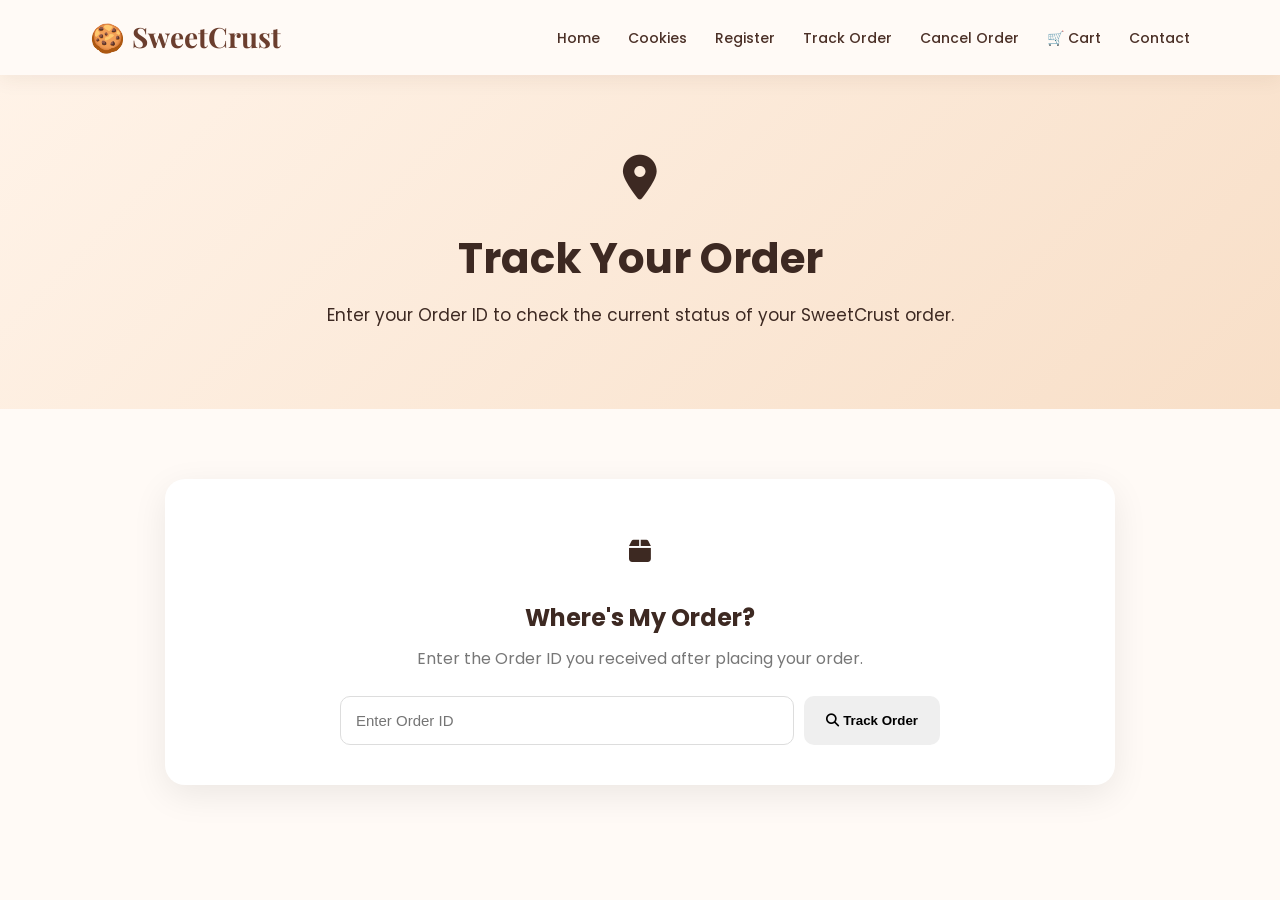
<file: track.html>
<!DOCTYPE html>
<html lang="en">

<head>

    <meta charset="UTF-8">

    <meta name="viewport" content="width=device-width, initial-scale=1.0">

    <title>Track Order | SweetCrust Cookies</title>

    <link rel="stylesheet" href="style.css">

    <link rel="stylesheet"
        href="https://cdnjs.cloudflare.com/ajax/libs/font-awesome/6.6.0/css/all.min.css">

</head>


<body>


<!-- ================= NAVBAR ================= -->

<header>

    <nav class="navbar">

        <div class="logo">
            🍪 SweetCrust
        </div>

        <ul class="nav-links">

            <li>
                <a href="index.html">Home</a>
            </li>

            <li>
                <a href="cookies.html">Cookies</a>
            </li>

            <li>
                <a href="register.html">Register</a>
            </li>

            <li>
                <a href="track.html">Track Order</a>
            </li>

            <li>
                <a href="cancel.html">Cancel Order</a>
            </li>

            <li>
                <a href="cart.html">🛒 Cart</a>
            </li>

            <li>
                <a href="contact.html">Contact</a>
            </li>

        </ul>

    </nav>

</header>



<!-- ================= PAGE BANNER ================= -->

<section class="track-banner">

    <div class="track-banner-content">

         <div class="track-banner-icon">
            <i class="fa-solid fa-location-dot"></i>
         </div>

        

        <h1>Track Your Order</h1>

        <p>
            Enter your Order ID to check the current status
            of your SweetCrust order.
        </p>

    </div>

</section>



<!-- ================= TRACK ORDER ================= -->

<section class="track-section">

    <div class="track-container">


        <!-- SEARCH BOX -->

        <div class="track-search-box">

            <div class="track-icon">

                <i class="fa-solid fa-box"></i>

            </div>

            <h2>Where's My Order?</h2>

            <p>
                Enter the Order ID you received after placing
                your order.
            </p>


            <div class="order-search">

                <input
                    type="text"
                    id="orderIdInput"
                    placeholder="Enter Order ID"
                >

                <button onclick="trackOrder()">

                    <i class="fa-solid fa-magnifying-glass"></i>

                    Track Order

                </button>

            </div>


            <div id="trackMessage"></div>

        </div>



        <!-- ================= ORDER RESULT ================= -->

        <div
            id="orderResult"
            class="order-result"
            style="display: none;"
        >

            <!-- ORDER INFORMATION -->

            <div class="order-header">

                <div>

                    <span>Order ID</span>

                    <h2 id="displayOrderId">
                        -
                    </h2>

                </div>


                <div class="order-date">

                    <span>Order Date</span>

                    <strong id="displayDate">
                        -
                    </strong>

                </div>

            </div>



            <!-- CUSTOMER DETAILS -->

            <div class="customer-details">

                <h3>
                    <i class="fa-solid fa-user"></i>
                    Customer Details
                </h3>

                <p>
                    <strong>Name:</strong>
                    <span id="displayName"></span>
                </p>

                <p>
                    <strong>Phone:</strong>
                    <span id="displayPhone"></span>
                </p>

                <p>
                    <strong>Address:</strong>
                    <span id="displayAddress"></span>
                </p>

            </div>



            <!-- ORDER STATUS -->

            <div class="status-section">

                <h3>
                    <i class="fa-solid fa-truck"></i>
                    Order Status
                </h3>


                <div class="status-timeline">


                    <!-- STEP 1 -->

                    <div class="status-step active">

                        <div class="status-circle">

                            <i class="fa-solid fa-check"></i>

                        </div>

                        <div class="status-info">

                            <h4>Order Placed</h4>

                            <p>
                                Your order has been successfully placed.
                            </p>

                        </div>

                    </div>



                    <!-- STEP 2 -->

                    <div class="status-step active">

                        <div class="status-circle">

                            <i class="fa-solid fa-check"></i>

                        </div>

                        <div class="status-info">

                            <h4>Processing</h4>

                            <p>
                                Your cookies are being prepared.
                            </p>

                        </div>

                    </div>



                    <!-- STEP 3 -->

                    <div class="status-step">

                        <div class="status-circle">

                            <i class="fa-solid fa-truck"></i>

                        </div>

                        <div class="status-info">

                            <h4>Out for Delivery</h4>

                            <p>
                                Your order is on its way.
                            </p>

                        </div>

                    </div>



                    <!-- STEP 4 -->

                    <div class="status-step">

                        <div class="status-circle">

                            <i class="fa-solid fa-house"></i>

                        </div>

                        <div class="status-info">

                            <h4>Delivered</h4>

                            <p>
                                Your order has been delivered.
                            </p>

                        </div>

                    </div>


                </div>

            </div>



            <!-- ORDER ITEMS -->

            <div class="tracked-items">

                <h3>
                    <i class="fa-solid fa-cookie-bite"></i>
                    Ordered Items
                </h3>

                <div id="trackedItems"></div>

            </div>



            <!-- TOTAL -->

            <div class="tracked-total">

                <span>Order Total</span>

                <strong id="trackedTotal">
                    Rs. 0
                </strong>

            </div>


        </div>

    </div>

</section>



<!-- ================= JAVASCRIPT ================= -->

<script>

function trackOrder() {

    const enteredId =
        document
        .getElementById("orderIdInput")
        .value
        .trim()
        .toUpperCase();


    const message =
        document.getElementById("trackMessage");


    const result =
        document.getElementById("orderResult");


    /* ================= VALIDATION ================= */

    if (enteredId === "") {

        showTrackMessage(
            "Please enter your Order ID.",
            "error"
        );

        result.style.display = "none";

        return;

    }


    /* ================= GET ALL ORDERS ================= */

    const orders =
        JSON.parse(
            localStorage.getItem("orders")
        ) || [];


    /* ================= NO ORDERS ================= */

    if (orders.length === 0) {

        showTrackMessage(
            "No order found. Please place an order first.",
            "error"
        );

        result.style.display = "none";

        return;

    }


    /* ================= FIND ORDER ================= */

    const savedOrder =
        orders.find(function(order) {

            return String(order.orderId)
                .trim()
                .toUpperCase() === enteredId;

        });


    /* ================= ORDER NOT FOUND ================= */

    if (!savedOrder) {

        showTrackMessage(
            "Order ID not found. Please check your Order ID and try again.",
            "error"
        );

        result.style.display = "none";

        return;

    }


    /* ================= SHOW SUCCESS ================= */

    message.innerHTML = "";

    result.style.display = "block";


    /* ================= ORDER ID ================= */

    document.getElementById(
        "displayOrderId"
    ).textContent =
        savedOrder.orderId;



    /* ================= ORDER DATE ================= */

    document.getElementById(
        "displayDate"
    ).textContent =
        savedOrder.createdAt || "N/A";



    /* ================= CUSTOMER ================= */

    document.getElementById(
        "displayName"
    ).textContent =
        savedOrder.customerName || "N/A";



    /* ================= PHONE ================= */

    document.getElementById(
        "displayPhone"
    ).textContent =
        savedOrder.phone || "N/A";



    /* ================= ADDRESS ================= */

    let fullAddress = "";


    if (savedOrder.address) {

        fullAddress =
            savedOrder.address;

    }


    if (savedOrder.area) {

        fullAddress +=
            ", " +
            savedOrder.area;

    }


    if (savedOrder.city) {

        fullAddress +=
            ", " +
            savedOrder.city;

    }


    document.getElementById(
        "displayAddress"
    ).textContent =
        fullAddress || "N/A";



    /* ================= SHOW ITEMS ================= */

    const itemsContainer =
        document.getElementById(
            "trackedItems"
        );


    itemsContainer.innerHTML = "";


    let total = 0;


    /*
        Checkout saves items as:

        order.items

        NOT:

        order.cart
    */


    const orderItems =
        savedOrder.items || [];



    if (orderItems.length === 0) {

        itemsContainer.innerHTML = `

            <div class="track-message error">

                <i class="fa-solid fa-circle-exclamation"></i>

                No items were found for this order.

            </div>

        `;

    }



    orderItems.forEach(
        function(item) {


            const price =
                Number(item.price) || 0;


            const quantity =
                Number(item.quantity) || 1;


            const itemTotal =
                price * quantity;


            total += itemTotal;



            itemsContainer.innerHTML += `

                <div class="tracked-item">

                    <img
                        src="${item.image}"
                        alt="${item.name}"
                    >


                    <div class="tracked-item-info">

                        <h4>
                            ${item.name}
                        </h4>


                        <p>

                            Rs.
                            ${price.toLocaleString()}

                            ×

                            ${quantity}

                        </p>


                        ${
                            item.selectedFlavors &&
                            item.selectedFlavors.length > 0
                            ?
                            `

                            <p>

                                <strong>
                                    Flavors:
                                </strong>

                                ${
                                    item.selectedFlavors
                                    .map(
                                        function(flavor) {

                                            return (
                                                flavor.name +
                                                " × " +
                                                flavor.quantity
                                            );

                                        }
                                    )
                                    .join(", ")
                                }

                            </p>

                            `
                            :
                            ""
                        }

                    </div>


                    <strong class="tracked-item-price">

                        Rs.
                        ${itemTotal.toLocaleString()}

                    </strong>

                </div>

            `;

        }
    );



    /* ================= TOTAL ================= */

    /*
        Checkout already calculates the final
        total including discount + delivery.

        So use savedOrder.total when available.
    */


    if (savedOrder.total) {

        document.getElementById(
            "trackedTotal"
        ).textContent =
            savedOrder.total;

    }
    else {

        document.getElementById(
            "trackedTotal"
        ).textContent =
            "Rs. " +
            total.toLocaleString();

    }



    /* ================= UPDATE STATUS ================= */

    updateOrderStatus(
        savedOrder.status
    );



    /* ================= SCROLL TO RESULT ================= */

    setTimeout(function() {

        result.scrollIntoView({
            behavior: "smooth",
            block: "start"
        });

    }, 100);

}



/* =====================================================
                    ORDER STATUS
===================================================== */

function updateOrderStatus(status) {

    const steps =
        document.querySelectorAll(
            ".status-step"
        );


    /*
        Checkout currently creates:

        "Order Confirmed"

        Therefore first step will always
        be active initially.
    */


    let currentStep = 1;


    if (
        status === "Processing"
    ) {

        currentStep = 2;

    }


    else if (
        status === "Out for Delivery"
    ) {

        currentStep = 3;

    }


    else if (
        status === "Delivered"
    ) {

        currentStep = 4;

    }


    steps.forEach(
        function(step, index) {

            if (
                index <
                currentStep
            ) {

                step.classList.add(
                    "active"
                );

            }
            else {

                step.classList.remove(
                    "active"
                );

            }

        }
    );

}



/* =====================================================
                    MESSAGE
===================================================== */

function showTrackMessage(
    text,
    type
) {

    const message =
        document.getElementById(
            "trackMessage"
        );


    message.innerHTML = `

        <div class="track-message ${type}">

            <i class="fa-solid fa-circle-exclamation"></i>

            ${text}

        </div>

    `;

}



/* =====================================================
                  ENTER KEY
===================================================== */

document
    .getElementById("orderIdInput")
    .addEventListener(
        "keydown",
        function(event) {

            if (
                event.key === "Enter"
            ) {

                trackOrder();

            }

        }
    );

</script>

</body>

</html>
</file>
<file: style.css>
/* =========================================================
   SWEETCRUST COOKIES - PROFESSIONAL WEBSITE CSS
   ========================================================= */


/* ================= GOOGLE FONTS ================= */

@import url('https://fonts.googleapis.com/css2?family=Poppins:wght@300;400;500;500;600;700&family=Playfair+Display:wght@600;700&display=swap');


/* ================= GENERAL ================= */

* {
    margin: 0;
    padding: 0;
    box-sizing: border-box;
}

html {
    scroll-behavior: smooth;
}

body {
    font-family: 'Poppins', sans-serif;
    background: #fffaf6;
    color: #3d2922;
    line-height: 1.6;
}

a {
    text-decoration: none;
}

img {
    max-width: 100%;
    display: block;
}


/* ================= NAVBAR ================= */

header {
    position: sticky;
    top: 0;
    z-index: 1000;
}

.navbar {
    width: 100%;
    min-height: 75px;

    display: flex;
    align-items: center;
    justify-content: space-between;

    padding: 0 7%;

    background: rgba(255, 250, 246, 0.95);
    backdrop-filter: blur(12px);

    box-shadow: 0 3px 20px rgba(80, 45, 30, 0.08);
}


/* LOGO */

.logo {
    font-family: 'Playfair Display', serif;
    font-size: 28px;
    font-weight: 700;
    color: #6b3e2e;

    cursor: pointer;

    transition: 0.3s;
}

.logo:hover {
    transform: scale(1.05);
}


/* NAV LINKS */

.nav-links {
    display: flex;
    align-items: center;
    gap: 28px;

    list-style: none;
}

.nav-links a {
    position: relative;

    color: #4b3027;
    font-size: 14px;
    font-weight: 500;

    transition: 0.3s;
}


/* Animated underline */

.nav-links a::after {
    content: "";

    position: absolute;

    width: 0;
    height: 2px;

    left: 50%;
    bottom: -7px;

    background: #b76e4c;

    transform: translateX(-50%);

    transition: 0.3s;
}

.nav-links a:hover {
    color: #b76e4c;
}

.nav-links a:hover::after {
    width: 100%;
}


/* ================= HERO ================= */

/* ========================================= */
/* HERO SECTION */
/* ========================================= */

/* ========================================= */
/* HERO SECTION */
/* ========================================= */

.hero {
    min-height: 88vh;

    display: flex;
    align-items: center;

    padding: 70px 7%;

    position: relative;

    background:
        linear-gradient(
            90deg,
            rgba(42, 25, 18, 0.78),
            rgba(42, 25, 18, 0.35),
            rgba(42, 25, 18, 0.05)
        ),
        url("cookie.jpg");

    background-size: cover;
    background-position: center;

    overflow: hidden;
}


/* ========================================= */
/* HERO TEXT */
/* ========================================= */

.hero-text {

    width: 50%;
    max-width: 680px;

    color: white;

    position: relative;

    z-index: 5;

    animation: heroText 1.2s ease;

}


/* ========================================= */
/* HERO HEADING */
/* ========================================= */

.hero-text h1 {

    font-family: 'Playfair Display', serif;

    font-size: clamp(50px, 5vw, 72px);

    line-height: 1.08;

    margin-bottom: 18px;

    white-space: normal;

}


/* ========================================= */
/* HERO SUB HEADING */
/* ========================================= */

.hero-text h3 {

    font-size: 22px;

    font-weight: 500;

    margin-bottom: 18px;

}


/* ========================================= */
/* HERO DESCRIPTION */
/* ========================================= */

.hero-text p {

    max-width: 600px;

    font-size: 16px;

    line-height: 1.7;

    color: #f8e9df;

    margin-bottom: 30px;

}


/* ========================================= */
/* HERO COOKIE IMAGE */
/* ========================================= */

.hero-cookie {

    position: absolute;

    right: 3.5%;

    top: 50%;

    transform: translateY(-50%);

    width: 48%;

    max-width: 800px;

    z-index: 3;

    animation: cookieSlideIn 1.4s ease-out forwards;

}


/* IMPORTANT: 500% hata diya */

.hero-cookie img {

    width: 100%;

    height: auto;

    display: block;

    object-fit: contain;

}


/* ========================================= */
/* COOKIE SLIDE ANIMATION */
/* ========================================= */

@keyframes cookieSlideIn {

    0% {

        opacity: 0;

        transform:
            translate(180px, -50%)
            rotate(8deg);

    }

    60% {

        opacity: 1;

        transform:
            translate(-15px, -50%)
            rotate(-2deg);

    }

    100% {

        opacity: 1;

        transform:
            translate(0, -50%)
            rotate(0deg);

    }

}


/* ========================================= */
/* HERO TEXT ANIMATION */
/* ========================================= */

@keyframes heroText {

    from {

        opacity: 0;

        transform: translateY(40px);

    }

    to {

        opacity: 1;

        transform: translateY(0);

    }

}


/* ========================================= */
/* HERO IMAGE OLD CLASSES */
/* ========================================= */

.hero-image {

    width: 49%;

    height: 400px;

    object-fit: cover;

    border-radius: 0;

    margin-left: 20px;

}


.hero-right {

    width: 50%;

    display: flex;

    justify-content: center;

    align-items: center;

}


/* ========================================= */
/* MOBILE */
/* ========================================= */

@media (max-width: 900px) {

    .hero {

        min-height: 90vh;

        padding: 60px 6%;

    }


    .hero-text {

        width: 60%;

        z-index: 5;

    }


    .hero-cookie {

        width: 45%;

        right: -20px;

        top: 50%;

        opacity: 0.4;

    }


    .hero-text h1 {

        font-size: 52px;

    }

}


@media (max-width: 600px) {

    .hero {

        padding: 50px 6%;

    }


    .hero-text {

        width: 100%;

    }


    .hero-cookie {

        width: 250px;

        right: -70px;

        top: 25%;

        opacity: 0.2;

    }


    .hero-text h1 {

        font-size: 45px;

    }


    .hero-text h3 {

        font-size: 18px;

    }


    .hero-text p {

        font-size: 14px;

    }

}
/* ================= BUTTONS ================= */

.buttons {
    display: flex;
    gap: 15px;
    flex-wrap: wrap;
}

.btn {
    display: inline-block;

    padding: 13px 27px;

    border-radius: 30px;

    background: #a95f43;
    color: white;

    font-size: 14px;
    font-weight: 600;

    border: 2px solid #a95f43;

    transition: all 0.3s ease;

    box-shadow: 0 8px 20px rgba(100, 50, 30, 0.18);
}

.btn:hover {
    background: #7d4532;

    border-color: #7d4532;

    transform: translateY(-4px);

    box-shadow: 0 12px 25px rgba(100, 50, 30, 0.25);
}


/* ================= WHY CHOOSE US ================= */

.why {
    padding: 90px 7%;

    text-align: center;

    background: #fffaf6;
}

.why h2,
.best-sellers h2,
.reviews h2 {
    font-family: 'Playfair Display', serif;

    font-size: 40px;

    color: #57372c;

    margin-bottom: 15px;
}


/* FEATURES */

.features {
    max-width: 1150px;

    margin: 50px auto 0;

    display: grid;

    grid-template-columns: repeat(4, 1fr);

    gap: 25px;
}

.box {
    padding: 35px 22px;

    background: white;

    border-radius: 18px;

    border: 1px solid #f1dfd5;

    box-shadow: 0 8px 25px rgba(75, 40, 25, 0.06);

    transition: 0.4s;
}

.box:hover {
    transform: translateY(-10px);

    box-shadow: 0 18px 35px rgba(75, 40, 25, 0.12);
}

.box i {
    font-size: 38px;

    color: #b76e4c;

    margin-bottom: 18px;

    transition: 0.3s;
}

.box:hover i {
    transform: scale(1.15) rotate(5deg);
}

.box h3 {
    margin-bottom: 10px;

    font-size: 19px;
}

.box p {
    color: #76635b;

    font-size: 14px;
}


/* ================= BEST SELLERS ================= */

.best-sellers {
    padding: 90px 7%;

    text-align: center;

    background: #f8eee8;
}

.section-text {
    max-width: 650px;

    margin: 0 auto 45px;

    color: #725e56;
}


/* COOKIE CARDS */

.cookie-container {
    max-width: 2000px;

    margin: auto;

    display: grid;

    grid-template-columns: repeat(3, 1fr);

    gap: 28px;
}

.cookie-card {
    background: white;

    border-radius: 20px;

    overflow: hidden;

    box-shadow: 0 8px 25px rgba(70, 40, 25, 0.08);

    transition: 0.4s;

    text-align: left;
}

.cookie-card:hover {
    transform: translateY(-10px);

    box-shadow: 0 18px 40px rgba(70, 40, 25, 0.16);
}

.cookie-card img {
    width: 100%;

    height: 240px;

    object-fit: cover;

    transition: 0.5s;
}

.cookie-card:hover img {
    transform: scale(1.06);
}

.cookie-card h3 {
    padding: 20px 20px 5px;

    color: #8b4f38;

    font-size: 21px;
}

.cookie-card p {
    padding: 0 20px 25px;

    color: #8b4f38;

    font-size: 14px;
}

.cookie-card-bottom {

    width: 100%;
    box-sizing: border-box;

    display: flex;

    align-items: center;

    justify-content: space-between;

    margin-top: 0;

    padding: 0 20px 20px;

    border-top: 1px solid #eee;

    padding-top: 15px;
}


.cookie-price {

    font-size: 15px;

    color: #2f211a;

    font-weight: 700;

}


.view-details {

    display: inline-flex;

    align-items: center;

    gap: 6px;

    text-decoration: none;

    color: #a85f3d;

    font-size: 14px;

    font-weight: 600;

    transition: all 0.3s ease;

}


.view-details i {

    font-size: 10px;

    transition: transform 0.3s ease;

}


.view-details:hover {

    color: #7d432b;

}


.view-details:hover i {

    transform: translateX(4px);

}


/* VIEW MENU BUTTON */

.menu-btn {
    margin-top: 45px;
}


/* ================= SPECIAL OFFER ================= */

.offer {
    min-height: 430px;

    display: flex;
    align-items: center;
    justify-content: center;

    text-align: center;

    padding: 60px 20px;

    background:
        linear-gradient(
            rgba(65, 36, 25, 0.72),
            rgba(65, 36, 25, 0.72)
        ),
        url("cookiebox6.jpg");

    background-size: cover;
    background-position: center;

    background-attachment: fixed;
}

.offer-content {
    max-width: 700px;

    color: white;
}

.offer-content h2 {
    font-family: 'Playfair Display', serif;

    font-size: 45px;

    margin-bottom: 15px;
}

.offer-content p {
    margin-bottom: 28px;

    color: #f6e7de;
}

.gift-btn {
    display: inline-block;

    padding: 13px 30px;

    border-radius: 30px;

    background: white;

    color: #744331;

    font-weight: 600;

    transition: 0.3s;
}

.gift-btn:hover {
    background: #f1d8ca;

    transform: translateY(-4px);
}


/* ================= REVIEWS ================= */

.reviews {
    padding: 90px 7%;

    text-align: center;

    background: #fffaf6;
}

.review-container {
    max-width: 1100px;

    margin: 45px auto 0;

    display: grid;

    grid-template-columns: repeat(3, 1fr);

    gap: 25px;
}

.review-card {
    background: white;

    padding: 35px 25px;

    border-radius: 18px;

    box-shadow: 0 8px 25px rgba(75, 40, 25, 0.07);

    transition: 0.4s;
}

.review-card:hover {
    transform: translateY(-8px);
}

.review-card i {
    font-size: 25px;

    color: #b76e4c;

    margin-bottom: 15px;
}

.review-card p {
    color: #65544d;

    font-size: 14px;

    margin-bottom: 15px;
}

.review-card h4 {
    color: #b76e4c;

    letter-spacing: 3px;

    margin-bottom: 8px;
}

.review-card span {
    font-size: 13px;

    color: #7c6b64;
}

/* =====================================================
                NEWSLETTER SECTION
===================================================== */

.newsletter {
    width: 100%;
    padding: 80px 20px;
    background: linear-gradient(
        135deg,
        #f8e5d4,
        #fff7f0
    );
    display: flex;
    justify-content: center;
    align-items: center;
    text-align: center;
    box-sizing: border-box;
}


/* =====================================================
                NEWSLETTER CONTENT
===================================================== */

.newsletter-content {
    width: 100%;
    max-width: 750px;
    margin: 0 auto;
}


/* =====================================================
                NEWSLETTER ICON
===================================================== */

.newsletter-content > i {
    width: 65px;
    height: 65px;

    display: flex;
    align-items: center;
    justify-content: center;

    margin: 0 auto 20px;

    border-radius: 50%;

    background: #a85f3d;
    color: white;

    font-size: 25px;

    box-shadow: 0 8px 20px rgba(168, 95, 61, 0.20);
}


/* =====================================================
                NEWSLETTER HEADING
===================================================== */

.newsletter-content h2 {
    margin: 0 0 14px;

    font-family: "Playfair Display", serif;

    font-size: 38px;
    font-weight: 700;

    color: #4b2e20;
}


/* =====================================================
                NEWSLETTER DESCRIPTION
===================================================== */

.newsletter-content p {
    max-width: 600px;

    margin: 0 auto 30px;

    color: #6f5143;

    font-size: 16px;
    line-height: 1.7;
}


/* =====================================================
                NEWSLETTER FORM
===================================================== */

.newsletter-content form {
    width: 100%;
    max-width: 600px;

    margin: 0 auto;

    display: flex;
    align-items: center;

    padding: 6px;

    background: white;

    border-radius: 50px;

    box-shadow:
        0 8px 25px rgba(0, 0, 0, 0.10);

    box-sizing: border-box;
}


/* =====================================================
                EMAIL INPUT
===================================================== */

.newsletter-content input {
    flex: 1;

    min-width: 0;

    height: 48px;

    padding: 0 20px;

    border: none;
    outline: none;

    background: transparent;

    color: #3b251c;

    font-size: 15px;

    border-radius: 50px;

    box-sizing: border-box;
}


.newsletter-content input::placeholder {
    color: #999;
}


/* =====================================================
                SUBSCRIBE BUTTON
===================================================== */

.newsletter-content button {
    height: 48px;

    padding: 0 25px;

    border: none;

    border-radius: 50px;

    background: #4b2e20;

    color: white;

    font-size: 15px;
    font-weight: 600;

    cursor: pointer;

    white-space: nowrap;

    display: inline-flex;
    align-items: center;
    justify-content: center;

    gap: 8px;

    transition: 0.3s ease;
}


.newsletter-content button:hover {
    background: #6b3e2e;

    transform: translateY(-2px);

    box-shadow:
        0 8px 18px rgba(75, 46, 32, 0.20);
}


.newsletter-content button i {
    font-size: 12px;

    transition: 0.3s ease;
}


.newsletter-content button:hover i {
    transform: translateX(4px);
}


/* =====================================================
                SUBSCRIPTION POPUP
===================================================== */

.subscription-overlay {
    position: fixed;

    top: 0;
    left: 0;

    width: 100%;
    height: 100%;

    background: rgba(0, 0, 0, 0.70);

    display: flex;

    align-items: center;
    justify-content: center;

    z-index: 999999;

    padding: 20px;

    box-sizing: border-box;
}


/* =====================================================
                POPUP BOX
===================================================== */

.subscription-box {
    width: 100%;
    max-width: 450px;

    background: white;

    padding: 42px 32px;

    border-radius: 22px;

    text-align: center;

    box-shadow:
        0 20px 60px rgba(0, 0, 0, 0.30);

    animation: popupShow 0.35s ease;

    box-sizing: border-box;
}


/* =====================================================
                POPUP ANIMATION
===================================================== */

@keyframes popupShow {

    from {
        opacity: 0;
        transform: scale(0.8) translateY(20px);
    }

    to {
        opacity: 1;
        transform: scale(1) translateY(0);
    }

}


/* =====================================================
                SUCCESS ICON
===================================================== */

.success-icon {
    width: 75px;
    height: 75px;

    margin: 0 auto 20px;

    border-radius: 50%;

    background: #f3c6a5;

    display: flex;
    align-items: center;
    justify-content: center;

    font-size: 32px;

    color: #4b2e20;

    box-shadow:
        0 8px 20px rgba(243, 198, 165, 0.35);
}


/* =====================================================
                POPUP HEADING
===================================================== */

.subscription-box h2 {
    margin: 0 0 15px;

    font-family: "Playfair Display", serif;

    font-size: 30px;

    color: #4b2e20;
}


/* =====================================================
                POPUP TEXT
===================================================== */

.subscription-box p {
    margin: 0 auto 15px;

    color: #555;

    font-size: 16px;

    line-height: 1.6;
}


.subscription-box .small-message {
    margin-bottom: 25px;

    color: #777;

    font-size: 14px;
}


/* =====================================================
                POPUP BUTTON
===================================================== */

.subscription-box button {
    border: none;

    background: #4b2e20;

    color: white;

    padding: 13px 28px;

    border-radius: 30px;

    cursor: pointer;

    font-size: 15px;
    font-weight: 600;

    display: inline-flex;
    align-items: center;
    justify-content: center;

    gap: 8px;

    transition: 0.3s ease;
}


.subscription-box button:hover {
    background: #6b3e2e;

    transform: translateY(-2px);

    box-shadow:
        0 8px 18px rgba(75, 46, 32, 0.20);
}


.subscription-box button i {
    font-size: 12px;

    transition: 0.3s ease;
}


.subscription-box button:hover i {
    transform: translateX(4px);
}


/* =====================================================
                    MOBILE
===================================================== */

@media (max-width: 600px) {

    .newsletter {
        padding: 60px 18px;
    }


    .newsletter-content {
        max-width: 100%;
    }


    .newsletter-content > i {
        width: 58px;
        height: 58px;

        font-size: 22px;

        margin-bottom: 18px;
    }


    .newsletter-content h2 {
        font-size: 30px;
    }


    .newsletter-content p {
        font-size: 14px;

        margin-bottom: 25px;
    }


    /* MOBILE FORM */

    .newsletter-content form {
        flex-direction: column;

        background: transparent;

        padding: 0;

        gap: 10px;

        box-shadow: none;
    }


    .newsletter-content input {
        width: 100%;
        height: 52px;

        background: white;

        box-shadow:
            0 5px 15px rgba(0, 0, 0, 0.08);
    }


    .newsletter-content button {
        width: 100%;
        height: 52px;
    }


    /* MOBILE POPUP */

    .subscription-box {
        width: 100%;

        padding: 35px 22px;

        border-radius: 20px;
    }


    .success-icon {
        width: 65px;
        height: 65px;

        font-size: 28px;
    }


    .subscription-box h2 {
        font-size: 27px;
    }


    .subscription-box p {
        font-size: 14px;
    }


    .subscription-box button {
        width: 100%;
    }

}

/* ================= FOOTER ================= */

footer {
    background: #3d2922;

    color: #eadbd3;

    padding: 60px 7% 25px;
}

.footer-content {
    max-width: 1150px;

    margin: auto;

    display: grid;

    grid-template-columns: 2fr 1fr 1fr;

    gap: 50px;
}

.footer-content h3 {
    color: white;

    margin-bottom: 15px;

    font-family: 'Playfair Display', serif;

    font-size: 21px;
}

.footer-content p {
    font-size: 14px;

    color: #cdbcb4;
}

.footer-content ul {
    list-style: none;
}

.footer-content li {
    margin-bottom: 8px;
}

.footer-content a {
    color: #cdbcb4;

    font-size: 14px;

    transition: 0.3s;
}

.footer-content a:hover {
    color: white;

    padding-left: 5px;
}

footer hr {
    border: none;

    border-top: 1px solid rgba(255,255,255,0.12);

    margin: 40px 0 20px;
}

.copyright {
    text-align: center;

    font-size: 13px;

    color: #bbaaa2;
}


/* =========================================================
   RESPONSIVE DESIGN
   ========================================================= */


/* TABLETS */

@media (max-width: 900px) {

    .navbar {
        padding: 15px 5%;
    }

    .nav-links {
        gap: 15px;
    }

    .features {
        grid-template-columns: repeat(2, 1fr);
    }

    .cookie-container {
        grid-template-columns: repeat(2, 1fr);
    }

    .review-container {
        grid-template-columns: 1fr 1fr;
    }

}


/* MOBILE */

@media (max-width: 650px) {

    .navbar {
        flex-direction: column;

        gap: 15px;

        padding: 15px;
    }

    .nav-links {
        flex-wrap: wrap;

        justify-content: center;

        gap: 12px;
    }

    .nav-links a {
        font-size: 12px;
    }

    .hero {
        min-height: 75vh;

        padding: 60px 7%;

        background-position: center;
    }

    .hero-text h1 {
        font-size: 45px;
    }

    .hero-text h3 {
        font-size: 18px;
    }

    .features {
        grid-template-columns: 1fr;
    }

    .cookie-container {
        grid-template-columns: 1fr;
    }

    .review-container {
        grid-template-columns: 1fr;
    }

    .why h2,
    .best-sellers h2,
    .reviews h2 {
        font-size: 32px;
    }

    .offer-content h2 {
        font-size: 34px;
    }

    .footer-content {
        grid-template-columns: 1fr;

        gap: 30px;
    }

}

/* =====================================================
        MODERN COOKIE CATALOGUE
===================================================== */

.catalogue-banner {

    min-height: 380px;

    display: flex;

    justify-content: center;

    align-items: center;

    text-align: center;

    padding: 70px 20px;

    background:
        linear-gradient(
            rgba(55, 30, 20, 0.78),
            rgba(55, 30, 20, 0.78)
        ),
        url("ChocolateChipCookies.jpeg");

    background-size: cover;

    background-position: center;

}


.catalogue-banner-content {

    max-width: 800px;

    color: white;

    animation: catalogueFade 1s ease;

}


.catalogue-banner-content span {

    font-size: 13px;

    font-weight: 600;

    letter-spacing: 2px;

}


.catalogue-banner-content h1 {

    font-family: 'Playfair Display', serif;

    font-size: 52px;

    margin: 18px 0;

}


.catalogue-banner-content p {

    font-size: 17px;

    line-height: 1.8;

    opacity: 0.92;

}



/* =====================================================
                    SEARCH
===================================================== */

.catalogue-tools {

    padding: 45px 8% 20px;

    text-align: center;

}


.catalogue-search {

    max-width: 650px;

    margin: auto;

    height: 58px;

    display: flex;

    align-items: center;

    background: white;

    border: 1px solid #eaded6;

    border-radius: 50px;

    padding: 0 8px 0 22px;

    box-shadow:
        0 10px 30px rgba(70, 40, 25, 0.08);

}


.catalogue-search > i {

    color: #9a674d;

    margin-right: 12px;

}


.catalogue-search input {

    flex: 1;

    border: none;

    outline: none;

    font-family: 'Poppins', sans-serif;

    font-size: 15px;

}


.catalogue-search button {

    width: 42px;

    height: 42px;

    border: none;

    border-radius: 50%;

    background: #8b4f38;

    color: white;

    cursor: pointer;

    transition: 0.3s;

}


.catalogue-search button:hover {

    transform: rotate(90deg);

    background: #663625;

}



/* =====================================================
                    FILTERS
===================================================== */

.cookie-filters {

    display: flex;

    justify-content: center;

    flex-wrap: wrap;

    gap: 12px;

    margin-top: 25px;

}


.filter-btn {

    border: 1px solid #d9c2b5;

    background: white;

    color: #704431;

    padding: 10px 22px;

    border-radius: 30px;

    cursor: pointer;

    font-family: 'Poppins', sans-serif;

    font-weight: 500;

    transition: 0.3s;

}


.filter-btn:hover,
.filter-btn.active {

    background: #8b4f38;

    color: white;

    border-color: #8b4f38;

    transform: translateY(-2px);

}



/* =====================================================
                SECTION HEADING
===================================================== */

.modern-cookie-section,
.modern-box-section {

    padding: 65px 8%;

}


.section-heading {

    text-align: center;

    max-width: 700px;

    margin: 0 auto 45px;

}


.section-heading span {

    color: #9a674d;

    font-size: 12px;

    font-weight: 700;

    letter-spacing: 2px;

}


.section-heading h2 {

    font-family: 'Playfair Display', serif;

    font-size: 40px;

    color: #3d251b;

    margin: 10px 0;

}


.section-heading p {

    color: #777;

    line-height: 1.7;

}



/* =====================================================
                    COOKIE GRID
===================================================== */

.modern-cookie-grid {

    display: grid;

    grid-template-columns:
        repeat(3, minmax(0, 1fr));

    gap: 28px;

}


.modern-cookie-card {

    background: white;

    border-radius: 22px;

    overflow: hidden;

    box-shadow:
        0 10px 30px rgba(60, 35, 25, 0.09);

    transition:
        transform 0.35s ease,
        box-shadow 0.35s ease;

    animation: cardAppear 0.7s ease;

}


.modern-cookie-card:hover {

    transform: translateY(-10px);

    box-shadow:
        0 20px 45px rgba(60, 35, 25, 0.16);

}


.cookie-image {

    height: 250px;

    position: relative;

    overflow: hidden;

}


.cookie-image img {

    width: 100%;

    height: 100%;

    object-fit: cover;

    transition: transform 0.5s ease;

}


.modern-cookie-card:hover
.cookie-image img {

    transform: scale(1.08);

}


.cookie-badge {

    position: absolute;

    top: 15px;

    left: 15px;

    background: #8b4f38;

    color: white;

    padding: 7px 13px;

    border-radius: 20px;

    font-size: 11px;

    font-weight: 600;

}


.cookie-badge.special {

    background: #b47a55;

}



/* =====================================================
                COOKIE CONTENT
===================================================== */

.modern-cookie-content {

    padding: 23px;

}


.cookie-rating {

    display: flex;

    align-items: center;

    gap: 4px;

    color: #d39a39;

    font-size: 12px;

}


.cookie-rating span {

    color: #777;

    margin-left: 5px;

}


.modern-cookie-content h3 {

    font-family: 'Playfair Display', serif;

    font-size: 24px;

    color: #3d251b;

    margin: 12px 0 8px;

}


.modern-cookie-content p {

    color: #777;

    font-size: 14px;

    line-height: 1.7;

    min-height: 48px;

}


.cookie-card-bottom {

    display: flex;

    align-items: center;

    justify-content: space-between;

    gap: 10px;

    margin-top: 22px;

}


.cookie-card-bottom strong {

    color: #8b4f38;

    font-size: 20px;

}


.cookie-view-btn {

    text-decoration: none;

    color: #8b4f38;

    font-size: 13px;

    font-weight: 600;

    transition: 0.3s;

}


.cookie-view-btn i {

    margin-left: 5px;

    transition: 0.3s;

}


.cookie-view-btn:hover {

    color: #5f3425;

}


.cookie-view-btn:hover i {

    transform: translateX(5px);

}



/* =====================================================
                    NO RESULTS
===================================================== */

.no-cookies {

    display: none;

    text-align: center;

    padding: 50px 20px;

}


.no-cookies i {

    font-size: 45px;

    color: #b47a55;

}


.no-cookies h3 {

    font-family: 'Playfair Display', serif;

    font-size: 26px;

    color: #3d251b;

    margin: 15px 0 5px;

}


.no-cookies p {

    color: #777;

}



/* =====================================================
                    COOKIE BOXES
===================================================== */

.modern-box-section {

    background: #faf6f2;

}


.modern-box-grid {

    display: grid;

    grid-template-columns:
        repeat(3, minmax(0, 1fr));

    gap: 28px;

}


.modern-box-card {

    background: white;

    border-radius: 22px;

    overflow: hidden;

    box-shadow:
        0 10px 30px rgba(60, 35, 25, 0.08);

    transition: 0.35s ease;

}


.modern-box-card:hover {

    transform: translateY(-8px);

    box-shadow:
        0 20px 45px rgba(60, 35, 25, 0.15);

}


.box-image {

    height: 250px;

    position: relative;

    overflow: hidden;

}


.box-image img {

    width: 100%;

    height: 100%;

    object-fit: cover;

    transition: 0.5s ease;

}


.modern-box-card:hover
.box-image img {

    transform: scale(1.07);

}


.box-image span {

    position: absolute;

    top: 15px;

    right: 15px;

    background: #8b4f38;

    color: white;

    padding: 7px 13px;

    border-radius: 20px;

    font-size: 11px;

    font-weight: 600;

}


.box-card-content {

    padding: 25px;

}


.box-card-content h3 {

    font-family: 'Playfair Display', serif;

    font-size: 25px;

    color: #3d251b;

    margin-bottom: 10px;

}


.box-card-content p {

    color: #777;

    font-size: 14px;

    line-height: 1.7;

}


.box-price {

    color: #8b4f38;

    font-size: 21px;

    font-weight: 700;

    margin: 20px 0;

}


.box-customize-btn {

    display: inline-flex;

    align-items: center;

    gap: 8px;

    text-decoration: none;

    background: #8b4f38;

    color: white;

    padding: 12px 20px;

    border-radius: 30px;

    font-size: 13px;

    font-weight: 600;

    transition: 0.3s;

}


.box-customize-btn:hover {

    background: #633524;

    transform: translateY(-2px);

}


.featured-box {

    border: 2px solid #c69776;

}



/* =====================================================
                    ANIMATIONS
===================================================== */

@keyframes catalogueFade {

    from {

        opacity: 0;

        transform: translateY(30px);

    }

    to {

        opacity: 1;

        transform: translateY(0);

    }

}


@keyframes cardAppear {

    from {

        opacity: 0;

        transform: translateY(25px);

    }

    to {

        opacity: 1;

        transform: translateY(0);

    }

}



/* =====================================================
                    RESPONSIVE
===================================================== */

@media (max-width: 950px) {

    .modern-cookie-grid,
    .modern-box-grid {

        grid-template-columns: repeat(2, 1fr);

    }

}


@media (max-width: 650px) {

    .catalogue-banner-content h1 {

        font-size: 38px;

    }


    .modern-cookie-grid,
    .modern-box-grid {

        grid-template-columns: 1fr;

    }


    .modern-cookie-section,
    .modern-box-section {

        padding: 45px 5%;

    }


    .section-heading h2 {

        font-size: 32px;

    }


    .cookie-card-bottom {

        align-items: flex-start;

        flex-direction: column;

    }


    .catalogue-search {

        height: 52px;

    }

}

/* =====================================================
        COOKIE DETAILS PAGE
===================================================== */

.cookie-breadcrumb {

    padding: 25px 8% 0;

    background: #fffaf6;

}


.cookie-breadcrumb a {

    text-decoration: none;

    color: #8b4f38;

    font-size: 14px;

    font-weight: 500;

}


.cookie-breadcrumb a i {

    margin-right: 7px;

    transition: 0.3s;

}


.cookie-breadcrumb a:hover i {

    transform: translateX(-5px);

}



/* ================= MAIN SECTION ================= */

.cookie-detail-section {

    background: #fffaf6;

    padding: 45px 8% 80px;

}


.cookie-detail-container {

    max-width: 1150px;

    margin: auto;

    display: grid;

    grid-template-columns: 1fr 1fr;

    gap: 65px;

    align-items: center;

}



/* ================= IMAGE ================= */

.detail-image-box {

    height: 550px;

    position: relative;

    overflow: hidden;

    border-radius: 28px;

    box-shadow:
        0 20px 50px rgba(60, 35, 25, 0.15);

}


.detail-image-box img {

    width: 100%;

    height: 100%;

    object-fit: cover;

    transition: transform 0.7s ease;

}


.detail-image-box:hover img {

    transform: scale(1.05);

}


.detail-badge {

    position: absolute;

    top: 22px;

    left: 22px;

    background: #8b4f38;

    color: white;

    padding: 9px 17px;

    border-radius: 25px;

    font-size: 12px;

    font-weight: 600;

}



/* ================= CONTENT ================= */

.detail-content {

    animation: detailContentAppear 0.8s ease;

}


.detail-category {

    color: #a36b4c;

    font-size: 12px;

    font-weight: 700;

    letter-spacing: 2px;

}


.detail-content h1 {

    font-family: 'Playfair Display', serif;

    font-size: 52px;

    color: #3d251b;

    margin: 12px 0;

}


.detail-rating {

    display: flex;

    align-items: center;

    gap: 4px;

    color: #d39a39;

    font-size: 14px;

}


.detail-rating span {

    color: #777;

    margin-left: 8px;

}


.detail-description {

    color: #666;

    font-size: 15px;

    line-height: 1.9;

    margin: 25px 0;

}



/* ================= PRICE ================= */

.detail-price {

    display: flex;

    align-items: center;

    justify-content: space-between;

    border-top: 1px solid #eaded6;

    padding-top: 22px;

}


.detail-price span {

    color: #777;

}


.detail-price strong {

    color: #8b4f38;

    font-size: 28px;

}



/* ================= QUANTITY ================= */

.quantity-section {

    display: flex;

    align-items: center;

    justify-content: space-between;

    margin-top: 25px;

}


.quantity-section > span {

    color: #555;

    font-weight: 500;

}


.quantity-control {

    display: flex;

    align-items: center;

    border: 1px solid #dbc9bd;

    border-radius: 30px;

    overflow: hidden;

    background: white;

}


.quantity-control button {

    width: 42px;

    height: 42px;

    border: none;

    background: transparent;

    color: #8b4f38;

    font-size: 22px;

    cursor: pointer;

    transition: 0.3s;

}


.quantity-control button:hover {

    background: #8b4f38;

    color: white;

}


.quantity-control span {

    min-width: 42px;

    text-align: center;

    font-weight: 600;

}



/* ================= TOTAL ================= */

.detail-total {

    display: flex;

    justify-content: space-between;

    align-items: center;

    margin-top: 25px;

    padding: 18px 20px;

    background: #f4ebe4;

    border-radius: 14px;

}


.detail-total span {

    color: #555;

    font-weight: 500;

}


.detail-total strong {

    color: #3d251b;

    font-size: 22px;

}



/* ================= CART BUTTON ================= */

.detail-cart-btn {

    width: 100%;

    border: none;

    margin-top: 25px;

    padding: 16px;

    border-radius: 35px;

    background: #8b4f38;

    color: white;

    font-family: 'Poppins', sans-serif;

    font-size: 15px;

    font-weight: 600;

    cursor: pointer;

    transition: 0.3s;

}


.detail-cart-btn i {

    margin-right: 8px;

}


.detail-cart-btn:hover {

    background: #633524;

    transform: translateY(-3px);

    box-shadow:
        0 12px 25px rgba(90, 45, 30, 0.2);

}


.view-cart-link {

    display: block;

    text-align: center;

    margin-top: 15px;

    color: #8b4f38;

    text-decoration: none;

    font-size: 14px;

    font-weight: 600;

}


.view-cart-link i {

    margin-left: 5px;

    transition: 0.3s;

}


.view-cart-link:hover i {

    transform: translateX(5px);

}



/* ================= FEATURES ================= */

.detail-features {

    padding: 35px 8%;

    display: grid;

    grid-template-columns: repeat(3, 1fr);

    gap: 20px;

    background: white;

    border-top: 1px solid #eee;

}


.detail-feature {

    display: flex;

    align-items: center;

    justify-content: center;

    gap: 15px;

    padding: 15px;

}


.detail-feature > i {

    font-size: 27px;

    color: #8b4f38;

}


.detail-feature div {

    display: flex;

    flex-direction: column;

    gap: 4px;

}


.detail-feature strong {

    color: #3d251b;

    font-size: 14px;

}


.detail-feature span {

    color: #888;

    font-size: 12px;

}



/* ================= CART MESSAGE ================= */

.cart-success-message {

    position: fixed;

    right: 25px;

    bottom: 25px;

    z-index: 9999;

    min-width: 330px;

    background: white;

    border-radius: 16px;

    padding: 16px 18px;

    display: flex;

    align-items: center;

    gap: 13px;

    box-shadow:
        0 15px 40px rgba(50, 30, 20, 0.18);

    transform: translateY(130px);

    opacity: 0;

    transition: 0.4s ease;

}


.cart-success-message.show {

    transform: translateY(0);

    opacity: 1;

}


.cart-success-icon {

    width: 38px;

    height: 38px;

    border-radius: 50%;

    display: flex;

    align-items: center;

    justify-content: center;

    background: #8b4f38;

    color: white;

    font-weight: bold;

}


.cart-success-message div:nth-child(2) {

    display: flex;

    flex-direction: column;

    flex: 1;

}


.cart-success-message strong {

    color: #3d251b;

    font-size: 14px;

}


.cart-success-message span {

    color: #888;

    font-size: 12px;

    margin-top: 3px;

}


.cart-success-message a {

    text-decoration: none;

    color: #8b4f38;

    font-size: 12px;

    font-weight: 600;

}



/* ================= ANIMATION ================= */

@keyframes detailContentAppear {

    from {

        opacity: 0;

        transform: translateX(35px);

    }

    to {

        opacity: 1;

        transform: translateX(0);

    }

}



/* ================= RESPONSIVE ================= */

@media (max-width: 850px) {

    .cookie-detail-container {

        grid-template-columns: 1fr;

        gap: 40px;

    }


    .detail-image-box {

        height: 450px;

    }


    .detail-content h1 {

        font-size: 42px;

    }


    .detail-features {

        grid-template-columns: 1fr;

    }

}


@media (max-width: 600px) {

    .cookie-detail-section {

        padding-left: 5%;

        padding-right: 5%;

    }


    .detail-image-box {

        height: 350px;

    }


    .detail-content h1 {

        font-size: 36px;

    }


    .cart-success-message {

        left: 15px;

        right: 15px;

        min-width: auto;

    }

}

/* =====================================================
        PROFESSIONAL CART PAGE
===================================================== */

.cart-banner {

    background:
        linear-gradient(
            135deg,
            #fff7f1,
            #f4e5d9
        );

    padding: 65px 8%;

    border-bottom: 1px solid #eadbd0;

}


.cart-banner > div {

    max-width: 1150px;

    margin: auto;

}


.cart-banner span {

    color: #a36b4c;

    font-size: 12px;

    font-weight: 700;

    letter-spacing: 3px;

}


.cart-banner h1 {

    font-family: 'Playfair Display', serif;

    color: #3d251b;

    font-size: 50px;

    margin: 8px 0;

}


.cart-banner p {

    color: #777;

    margin: 0;

}



/* ================= MAIN ================= */

.professional-cart-section {

    background: #fffaf7;

    padding: 60px 8% 90px;

}


.professional-cart-container {

    max-width: 1150px;

    margin: auto;

    display: grid;

    grid-template-columns: 1fr 360px;

    gap: 40px;

}



/* ================= HEADING ================= */

.cart-heading {

    display: flex;

    justify-content: space-between;

    align-items: center;

    margin-bottom: 25px;

}


.cart-heading h2 {

    margin: 0;

    color: #3d251b;

    font-family: 'Playfair Display', serif;

    font-size: 28px;

}


.cart-heading p {

    margin: 5px 0 0;

    color: #888;

    font-size: 13px;

}


.cart-heading > a {

    color: #8b4f38;

    text-decoration: none;

    font-size: 13px;

    font-weight: 600;

}


.cart-heading > a i {

    margin-right: 6px;

}



/* ================= CART ITEM ================= */

.professional-cart-item {

    position: relative;

    background: white;

    border: 1px solid #eee2da;

    border-radius: 20px;

    padding: 20px;

    margin-bottom: 18px;

    display: grid;

    grid-template-columns: 125px 1fr auto;

    gap: 22px;

    align-items: center;

    transition: 0.3s ease;

}


.professional-cart-item:hover {

    transform: translateY(-3px);

    box-shadow:
        0 12px 30px rgba(60, 35, 25, 0.09);

}



/* ================= IMAGE ================= */

.cart-product-image {

    width: 130px;

    height: 250px;

    border-radius: 19px;

    overflow: hidden;

    background: #f5eee9;

}


.cart-product-image img {

    width: 100%;

    height: 100%;

    object-fit: cover;

    display: block;

}



/* ================= PRODUCT INFO ================= */

.cart-product-type {

    font-size: 10px;

    font-weight: 700;

    letter-spacing: 1.5px;

    color: #b17a5c;

}


.cart-product-info h3 {

    margin: 5px 0;

    font-family: 'Playfair Display', serif;

    color: #3d251b;

    font-size: 23px;

}


.cart-product-price {

    margin: 0;

    color: #888;

    font-size: 13px;

}



/* ================= FLAVORS ================= */

.selected-flavors {

    margin-top: 12px;

}


.selected-flavors strong {

    color: #555;

    font-size: 12px;

}


.flavor-list {

    display: flex;

    flex-wrap: wrap;

    gap: 6px;

    margin-top: 6px;

}


.flavor-list span {

    background: #f5ebe4;

    color: #76503f;

    padding: 5px 9px;

    border-radius: 15px;

    font-size: 10px;

}



/* ================= BOTTOM ================= */

.cart-item-bottom {

    display: flex;

    align-items: center;

    gap: 18px;

    margin-top: 15px;

}


.cart-quantity {

    display: flex;

    align-items: center;

    border: 1px solid #ddd0c8;

    border-radius: 25px;

    overflow: hidden;

}


.cart-quantity button {

    border: none;

    background: transparent;

    width: 34px;

    height: 32px;

    cursor: pointer;

    color: #8b4f38;

    font-size: 18px;

}


.cart-quantity button:hover {

    background: #8b4f38;

    color: white;

}


.cart-quantity span {

    width: 30px;

    text-align: center;

    font-size: 13px;

    font-weight: 600;

}


.remove-cart-btn {

    border: none;

    background: transparent;

    color: #a45b52;

    cursor: pointer;

    font-family: 'Poppins', sans-serif;

    font-size: 12px;

}


.remove-cart-btn:hover {

    color: #7d3027;

}



/* ================= ITEM TOTAL ================= */

.cart-item-total {

    text-align: right;

    align-self: flex-start;

    padding-top: 5px;

}


.cart-item-total span {

    display: block;

    color: #999;

    font-size: 11px;

    margin-bottom: 5px;

}


.cart-item-total strong {

    color: #8b4f38;

    font-size: 18px;

}



/* ================= SUMMARY ================= */

.professional-summary {

    background: white;

    border: 1px solid #eee2da;

    border-radius: 22px;

    padding: 28px;

    height: fit-content;

    position: sticky;

    top: 20px;

    box-shadow:
        0 12px 35px rgba(60, 35, 25, 0.07);

}


.professional-summary h2 {

    font-family: 'Playfair Display', serif;

    color: #3d251b;

    font-size: 25px;

    margin-top: 0;

    margin-bottom: 25px;

}


.summary-row {

    display: flex;

    justify-content: space-between;

    margin: 15px 0;

    color: #777;

    font-size: 14px;

}


.summary-row strong {

    color: #3d251b;

}


.summary-divider {

    height: 1px;

    background: #eee2da;

    margin: 20px 0;

}


.summary-grand-total {

    display: flex;

    justify-content: space-between;

    align-items: center;

}


.summary-grand-total span {

    color: #555;

    font-weight: 600;

}


.summary-grand-total strong {

    color: #8b4f38;

    font-size: 24px;

}



/* ================= CHECKOUT BUTTON ================= */

.checkout-cart-btn {

    display: flex;

    align-items: center;

    justify-content: center;

    gap: 10px;

    margin-top: 25px;

    padding: 15px;

    border-radius: 30px;

    background: #8b4f38;

    color: white;

    text-decoration: none;

    font-size: 13px;

    font-weight: 600;

    transition: 0.3s;

}


.checkout-cart-btn:hover {

    background: #633524;

    transform: translateY(-2px);

}



/* ================= SECURE ================= */

.secure-checkout {

    display: flex;

    gap: 12px;

    margin-top: 22px;

    padding-top: 20px;

    border-top: 1px solid #eee2da;

}


.secure-checkout > i {

    color: #8b4f38;

    font-size: 20px;

}


.secure-checkout div {

    display: flex;

    flex-direction: column;

    gap: 3px;

}


.secure-checkout strong {

    color: #4d3428;

    font-size: 12px;

}


.secure-checkout span {

    color: #999;

    font-size: 10px;

}



/* ================= EMPTY CART ================= */

.professional-empty-cart {

    background: white;

    border: 1px solid #eee2da;

    border-radius: 22px;

    padding: 70px 30px;

    text-align: center;

}


.empty-cart-icon {

    width: 75px;

    height: 75px;

    margin: auto;

    border-radius: 50%;

    background: #f5ebe4;

    color: #8b4f38;

    display: flex;

    align-items: center;

    justify-content: center;

    font-size: 27px;

}


.professional-empty-cart h2 {

    color: #3d251b;

    font-family: 'Playfair Display', serif;

    margin: 20px 0 8px;

}


.professional-empty-cart p {

    color: #888;

    font-size: 13px;

    margin-bottom: 25px;

}


.empty-cart-btn {

    display: inline-flex;

    align-items: center;

    gap: 8px;

    padding: 13px 22px;

    border-radius: 25px;

    background: #8b4f38;

    color: white;

    text-decoration: none;

    font-size: 13px;

    font-weight: 600;

}



/* ================= NOTIFICATION ================= */

.cart-notification {

    position: fixed;

    right: 25px;

    bottom: 25px;

    z-index: 9999;

    background: white;

    border-radius: 14px;

    padding: 14px 18px;

    display: flex;

    align-items: center;

    gap: 12px;

    box-shadow:
        0 15px 40px rgba(40, 25, 15, 0.18);

    transform: translateY(120px);

    opacity: 0;

    transition: 0.4s ease;

}


.cart-notification.show {

    transform: translateY(0);

    opacity: 1;

}


.notification-icon {

    width: 35px;

    height: 35px;

    border-radius: 50%;

    background: #8b4f38;

    color: white;

    display: flex;

    align-items: center;

    justify-content: center;

}



/* ================= RESPONSIVE ================= */

@media (max-width: 950px) {

    .professional-cart-container {

        grid-template-columns: 1fr;

    }


    .professional-summary {

        position: static;

    }

}


@media (max-width: 650px) {

    .professional-cart-section {

        padding-left: 5%;

        padding-right: 5%;

    }


    .cart-banner {

        padding-left: 5%;

        padding-right: 5%;

    }


    .cart-banner h1 {

        font-size: 40px;

    }


    .professional-cart-item {

        grid-template-columns: 90px 1fr;

        gap: 15px;

    }


    .cart-product-image {

        width: 90px;

        height: 90px;

    }


    .cart-item-total {

        grid-column: 2;

        text-align: left;

        padding-top: 0;

    }


    .cart-heading {

        align-items: flex-start;

        flex-direction: column;

        gap: 12px;

    }

}


@media (max-width: 450px) {

    .professional-cart-item {

        grid-template-columns: 1fr;

    }


    .cart-product-image {

        width: 100%;

        height: 180px;

    }


    .cart-item-total {

        grid-column: auto;

    }

}

/* ================= TRACK ORDER ================= */

@keyframes floatlocation {

    0% {
        transform: translateY(0);
    }

    50% {
        transform: translateY(-10px);
    }

    100% {
        transform: translateY(0);
    }

}


.track-banner {
    padding: 80px 20px;
    text-align: center;
    background: linear-gradient(135deg, #fff3e8, #f8dfc8);
}

.track-banner-content i {
    font-size: 45px;
    margin-bottom: 15px;
}

.track-banner h1 {
    font-size: 42px;
    margin: 10px 0;
}

.track-banner p {
    font-size: 17px;
    max-width: 650px;
    margin: auto;
}

.track-banner-icon {
    animation: floatlocation 3s ease-in-out infinite;
}




/* ================= TRACK SECTION ================= */

.track-section {
    padding: 70px 20px;
    background: #fffaf6;
}

.track-container {
    max-width: 950px;
    margin: auto;
}


/* ================= SEARCH BOX ================= */

.track-search-box {
    background: white;
    padding: 40px;
    border-radius: 20px;
    text-align: center;
    box-shadow: 0 10px 35px rgba(0,0,0,0.08);
}

.track-icon {
    width: 65px;
    height: 65px;
    margin: auto;
    border-radius: 50%;
    display: flex;
    align-items: center;
    justify-content: center;
    font-size: 25px;
}

.track-search-box h2 {
    margin: 15px 0 8px;
}

.track-search-box p {
    color: #777;
}


.order-search {
    display: flex;
    max-width: 600px;
    margin: 25px auto 0;
    gap: 10px;
}

.order-search input {
    flex: 1;
    padding: 15px;
    border: 1px solid #ddd;
    border-radius: 10px;
    font-size: 15px;
    outline: none;
}

.order-search input:focus {
    border-color: #c47b4b;
}


.order-search button {
    border: none;
    padding: 15px 22px;
    border-radius: 10px;
    cursor: pointer;
    font-weight: 600;
    transition: 0.3s;
}

.order-search button:hover {
    transform: translateY(-2px);
}


/* ================= MESSAGE ================= */

.track-message {
    margin-top: 20px;
    padding: 14px;
    border-radius: 10px;
    font-size: 14px;
}

.track-message.error {
    background: #fff0f0;
    color: #c0392b;
}


/* ================= ORDER RESULT ================= */

.order-result {
    margin-top: 30px;
    background: white;
    padding: 35px;
    border-radius: 20px;
    box-shadow: 0 10px 35px rgba(0,0,0,0.08);
}


.order-header {
    display: flex;
    justify-content: space-between;
    padding-bottom: 25px;
    border-bottom: 1px solid #eee;
}


.order-header span,
.order-date span {
    color: #888;
    font-size: 13px;
}


.order-header h2 {
    margin-top: 5px;
}


/* ================= CUSTOMER DETAILS ================= */

.customer-details,
.status-section,
.tracked-items {
    margin-top: 30px;
}


.customer-details h3,
.status-section h3,
.tracked-items h3 {
    margin-bottom: 18px;
}


.customer-details p {
    margin: 8px 0;
    color: #555;
}


/* ================= STATUS TIMELINE ================= */

.status-timeline {
    margin-left: 10px;
}


.status-step {
    display: flex;
    gap: 18px;
    position: relative;
    padding-bottom: 28px;
}


.status-step:not(:last-child)::after {
    content: "";
    position: absolute;
    left: 17px;
    top: 36px;
    width: 2px;
    height: calc(100% - 10px);
    background: #ddd;
}


.status-circle {
    width: 36px;
    height: 36px;
    min-width: 36px;
    border-radius: 50%;
    display: flex;
    align-items: center;
    justify-content: center;
    background: #eee;
    z-index: 1;
}


.status-step.active .status-circle {
    background: #c47b4b;
}


.status-info h4 {
    margin: 5px 0;
}


.status-info p {
    margin: 0;
    color: #888;
    font-size: 14px;
}


/* ================= TRACKED ITEMS ================= */

.tracked-item {
    display: flex;
    align-items: center;
    gap: 18px;
    padding: 15px 0;
    border-bottom: 1px solid #eee;
}


.tracked-item img {
    width: 75px;
    height: 75px;
    object-fit: cover;
    border-radius: 12px;
}


.tracked-item-info {
    flex: 1;
}


.tracked-item-info h4 {
    margin: 0 0 5px;
}


.tracked-item-info p {
    margin: 4px 0;
    color: #777;
    font-size: 14px;
}


.tracked-item-price {
    white-space: nowrap;
}


/* ================= TOTAL ================= */

.tracked-total {
    margin-top: 25px;
    padding-top: 20px;
    border-top: 2px solid #eee;
    display: flex;
    justify-content: space-between;
    font-size: 20px;
}


/* ================= RESPONSIVE ================= */

@media (max-width: 700px) {

    .track-banner h1 {
        font-size: 32px;
    }

    .track-search-box {
        padding: 25px 18px;
    }

    .order-search {
        flex-direction: column;
    }

    .order-header {
        flex-direction: column;
        gap: 15px;
    }

    .order-result {
        padding: 25px 18px;
    }

    .tracked-item {
        align-items: flex-start;
    }

    .tracked-item-price {
        font-size: 14px;
    }

}

/* =====================================================
                  CHECKOUT VARIABLES
===================================================== */

:root {
    --brown: #8b4513;
    --dark-brown: #5c2e0d;
    --light-brown: #c9824b;
    --cream: #fff8f1;
    --soft-cream: #fffaf5;
    --border: #eadfd5;
    --text-dark: #30251f;
    --text-light: #80746d;
}


/* =====================================================
                    NAVBAR
===================================================== */

.checkout-navbar {
    background: rgba(255, 255, 255, 0.96);
    backdrop-filter: blur(12px);
    box-shadow: 0 3px 20px rgba(70, 35, 10, 0.08);
    padding: 15px 0;
    position: sticky;
    top: 0;
    z-index: 1000;
}

.sweet-logo {
    color: var(--brown) !important;
    font-weight: 800;
    font-size: 25px;
}

.sweet-logo i {
    margin-right: 6px;
}

.checkout-navbar .nav-link {
    color: var(--text-dark);
    font-weight: 500;
    margin: 0 5px;
    transition: 0.3s ease;
}

.checkout-navbar .nav-link:hover {
    color: var(--brown);
    transform: translateY(-2px);
}

.cart-button {
    text-decoration: none;
    background: var(--brown);
    color: white;
    padding: 10px 17px;
    border-radius: 30px;
    transition: 0.3s ease;
}

.cart-button:hover {
    color: white;
    background: var(--dark-brown);
    transform: translateY(-3px);
    box-shadow: 0 8px 20px rgba(139, 69, 19, 0.25);
}

.cart-button span {
    background: white;
    color: var(--brown);
    padding: 2px 7px;
    border-radius: 50%;
    margin-left: 5px;
    font-size: 12px;
    font-weight: bold;
}


/* =====================================================
                    HERO
===================================================== */

.checkout-hero {
    background:
        linear-gradient(
            120deg,
            rgba(91, 46, 13, 0.95),
            rgba(139, 69, 19, 0.82)
        );

    padding: 75px 0;
    color: white;
    overflow: hidden;
}

.hero-content {
    animation: heroFade 0.9s ease forwards;
}

.small-title {
    letter-spacing: 2px;
    font-size: 13px;
    font-weight: 700;
    opacity: 0.85;
}

.small-title i {
    margin-right: 7px;
}

.checkout-hero h1 {
    font-size: clamp(38px, 5vw, 65px);
    font-weight: 800;
    margin: 15px 0;
}

.checkout-hero h1 span {
    color: #ffd6ad;
}

.checkout-hero p {
    max-width: 550px;
    font-size: 17px;
    opacity: 0.9;
}


/* =====================================================
                 PROGRESS STEPS
===================================================== */

.progress-wrapper {
    margin-top: -30px;
    position: relative;
    z-index: 5;
}

.checkout-progress {
    background: white;
    border-radius: 18px;
    box-shadow: 0 12px 35px rgba(70, 35, 10, 0.12);
    padding: 25px 45px;
    display: flex;
    justify-content: space-between;
    position: relative;
}

.progress-line {
    position: absolute;
    top: 45px;
    left: 13%;
    right: 13%;
    height: 2px;
    background: #e8ddd4;
    z-index: 0;
}

.progress-step {
    position: relative;
    z-index: 1;
    display: flex;
    flex-direction: column;
    align-items: center;
    gap: 8px;
    color: #a49a93;
    font-size: 13px;
    font-weight: 600;
}

.step-circle {
    width: 42px;
    height: 42px;
    background: #f4ece6;
    border-radius: 50%;
    display: flex;
    align-items: center;
    justify-content: center;
    transition: 0.4s ease;
}

.progress-step.active {
    color: var(--brown);
}

.progress-step.active .step-circle {
    background: var(--brown);
    color: white;
    box-shadow: 0 0 0 7px rgba(139, 69, 19, 0.1);
    animation: pulseStep 2s infinite;
}


/* =====================================================
                  CHECKOUT AREA
===================================================== */

.checkout-area {
    background: var(--soft-cream);
    padding: 60px 0 90px;
}


/* =====================================================
                 CHECKOUT CARD
===================================================== */

.checkout-card {
    background: white;
    border: 1px solid var(--border);
    border-radius: 18px;
    padding: 30px;
    margin-bottom: 22px;
    box-shadow: 0 8px 25px rgba(70, 35, 10, 0.05);
    transition: 0.35s ease;
}

.checkout-card:hover {
    transform: translateY(-3px);
    box-shadow: 0 15px 35px rgba(70, 35, 10, 0.09);
}

.animate-card {
    animation: cardAppear 0.7s ease both;
}

.animate-card:nth-child(2) {
    animation-delay: 0.15s;
}

.animate-card:nth-child(3) {
    animation-delay: 0.3s;
}

.section-heading {
    display: flex;
    align-items: center;
    gap: 15px;
    margin-bottom: 28px;
}

.heading-icon {
    width: 48px;
    height: 48px;
    background: #fff0e3;
    color: var(--brown);
    border-radius: 14px;
    display: flex;
    align-items: center;
    justify-content: center;
    font-size: 19px;
}

.section-heading h3 {
    margin: 0;
    color: var(--text-dark);
    font-size: 21px;
    font-weight: 750;
}

.section-heading p {
    margin: 4px 0 0;
    color: var(--text-light);
    font-size: 13px;
}


/* =====================================================
                  FLOATING INPUTS
===================================================== */

.floating-group {
    position: relative;
}

.floating-group input,
.floating-group textarea,
.floating-group select {
    width: 100%;
    border: 1px solid var(--border);
    border-radius: 11px;
    padding: 17px 15px 8px;
    background: #fffdfb;
    color: var(--text-dark);
    outline: none;
    transition: 0.3s ease;
}

.floating-group input {
    height: 58px;
}

.floating-group textarea {
    resize: vertical;
}

.floating-group select {
    height: 58px;
    padding-top: 18px;
}

.floating-group label {
    position: absolute;
    left: 15px;
    top: 18px;
    color: #958a82;
    pointer-events: none;
    transition: 0.25s ease;
    font-size: 14px;
}

.floating-group label i {
    margin-right: 5px;
}

.floating-group input:focus,
.floating-group textarea:focus,
.floating-group select:focus {
    border-color: var(--brown);
    box-shadow: 0 0 0 4px rgba(139, 69, 19, 0.08);
}

.floating-group input:focus + label,
.floating-group input:not(:placeholder-shown) + label,
.floating-group textarea:focus + label,
.floating-group textarea:not(:placeholder-shown) + label {
    top: 5px;
    font-size: 10px;
    color: var(--brown);
}

.select-label,
.date-label {
    top: 5px !important;
    font-size: 10px !important;
    color: var(--brown);
}

.error-message {
    display: block;
    min-height: 17px;
    color: #d64545;
    font-size: 11px;
    margin-top: 4px;
    animation: errorShake 0.3s ease;
}


/* =====================================================
                    PAYMENT
===================================================== */

.payment-grid {
    display: grid;
    grid-template-columns: 1fr 1fr;
    gap: 15px;
}

.payment-card {
    position: relative;
    border: 2px solid var(--border);
    border-radius: 15px;
    padding: 20px;
    display: flex;
    align-items: center;
    gap: 13px;
    cursor: pointer;
    transition: 0.35s ease;
    overflow: hidden;
}

.payment-card input {
    display: none;
}

.payment-card:hover {
    transform: translateY(-4px);
    border-color: #cda27f;
}

.payment-card.active {
    border-color: var(--brown);
    background: #fff8f2;
    box-shadow: 0 8px 25px rgba(139, 69, 19, 0.1);
}

.payment-icon {
    width: 45px;
    height: 45px;
    background: #f7eadf;
    color: var(--brown);
    border-radius: 12px;
    display: flex;
    align-items: center;
    justify-content: center;
}

.payment-text h5 {
    margin: 0;
    font-size: 14px;
}

.payment-text p {
    margin: 4px 0 0;
    color: var(--text-light);
    font-size: 11px;
}

.selected-check {
    margin-left: auto;
    width: 22px;
    height: 22px;
    border-radius: 50%;
    background: var(--brown);
    color: white;
    display: flex;
    align-items: center;
    justify-content: center;
    font-size: 10px;
    transform: scale(0);
    transition: 0.3s ease;
}

.payment-card.active .selected-check {
    transform: scale(1);
}


/* =====================================================
                    TERMS
===================================================== */

.terms-card {
    padding: 20px 25px;
}

.custom-checkbox {
    display: flex;
    align-items: flex-start;
    gap: 12px;
    cursor: pointer;
}

.custom-checkbox input {
    display: none;
}

.checkmark {
    min-width: 21px;
    height: 21px;
    border: 2px solid #d6c8bd;
    border-radius: 6px;
    display: flex;
    align-items: center;
    justify-content: center;
    color: white;
    font-size: 11px;
    transition: 0.3s ease;
}

.custom-checkbox input:checked + .checkmark {
    background: var(--brown);
    border-color: var(--brown);
}

.terms-text {
    color: #6e625b;
    font-size: 13px;
    line-height: 1.6;
}


/* =====================================================
                   SUMMARY
===================================================== */

.summary-sticky {
    position: sticky;
    top: 90px;
}

.order-summary-card {
    background: white;
    border-radius: 20px;
    border: 1px solid var(--border);
    padding: 27px;
    box-shadow: 0 12px 35px rgba(70, 35, 10, 0.08);
}

.summary-title {
    display: flex;
    justify-content: space-between;
    align-items: center;
    padding-bottom: 20px;
    border-bottom: 1px solid #eee5df;
}

.summary-title span {
    font-size: 10px;
    letter-spacing: 2px;
    font-weight: 700;
    color: var(--brown);
}

.summary-title h3 {
    margin: 4px 0 0;
    font-size: 22px;
}

.summary-bag {
    width: 48px;
    height: 48px;
    border-radius: 14px;
    background: #fff1e5;
    color: var(--brown);
    display: flex;
    align-items: center;
    justify-content: center;
    position: relative;
}

.summary-bag span {
    position: absolute;
    top: -5px;
    right: -5px;
    background: var(--brown);
    color: white;
    width: 19px;
    height: 19px;
    border-radius: 50%;
    text-align: center;
    line-height: 19px;
    font-size: 9px;
}


/* =====================================================
                    PRODUCTS
===================================================== */

.checkout-items {
    max-height: 350px;
    overflow-y: auto;
}

.checkout-items::-webkit-scrollbar {
    width: 4px;
}

.checkout-items::-webkit-scrollbar-thumb {
    background: #c9b4a3;
    border-radius: 10px;
}

.checkout-product {
    display: flex;
    align-items: center;
    gap: 12px;
    padding: 17px 0;
    border-bottom: 1px solid #f0e8e2;
    animation: productSlide 0.5s ease;
}

.product-image-wrapper {
    position: relative;
}

.product-image-wrapper img {
    width: 65px;
    height: 65px;
    object-fit: cover;
    border-radius: 12px;
}

.product-image-wrapper span {
    position: absolute;
    top: -6px;
    right: -6px;
    background: var(--brown);
    color: white;
    width: 20px;
    height: 20px;
    border-radius: 50%;
    font-size: 10px;
    display: flex;
    align-items: center;
    justify-content: center;
}

.product-details {
    flex: 1;
}

.product-details h5 {
    font-size: 14px;
    margin: 0 0 4px;
}

.product-details p {
    color: var(--text-light);
    font-size: 11px;
    margin: 0;
}

.product-price {
    text-align: right;
}

.product-price strong {
    font-size: 13px;
}

.product-price button {
    display: block;
    margin-left: auto;
    margin-top: 6px;
    border: none;
    background: none;
    color: #c6b7ad;
    cursor: pointer;
    transition: 0.3s ease;
}

.product-price button:hover {
    color: #d33d3d;
    transform: scale(1.2);
}

.remove-animation {
    animation: removeProduct 0.35s ease forwards;
}


/* =====================================================
                  EMPTY CART
===================================================== */

.empty-cart {
    text-align: center;
    padding: 35px 10px;
}

.empty-icon {
    width: 70px;
    height: 70px;
    margin: auto;
    border-radius: 50%;
    background: #fff1e5;
    color: var(--brown);
    display: flex;
    align-items: center;
    justify-content: center;
    font-size: 28px;
}

.empty-cart h4 {
    margin: 15px 0 7px;
}

.empty-cart p {
    color: var(--text-light);
    font-size: 13px;
}

.empty-cart a {
    display: inline-block;
    margin-top: 7px;
    color: var(--brown);
    font-weight: 700;
    text-decoration: none;
}

.empty-cart a i {
    margin-left: 5px;
    transition: 0.3s ease;
}

.empty-cart a:hover i {
    transform: translateX(5px);
}


/* =====================================================
              DELIVERY PROGRESS
===================================================== */

.delivery-progress {
    background: #fff8f1;
    padding: 15px;
    border-radius: 12px;
    margin-top: 18px;
}

.delivery-progress-header {
    display: flex;
    align-items: center;
    gap: 8px;
    font-size: 11px;
    color: var(--brown);
    margin-bottom: 9px;
}

.delivery-progress .progress {
    height: 7px;
    border-radius: 10px;
    background: #eadfd5;
}

.delivery-progress .progress-bar {
    background: linear-gradient(
        90deg,
        var(--light-brown),
        var(--brown)
    );
    border-radius: 10px;
    transition: width 0.7s ease;
}


/* =====================================================
                    COUPON
===================================================== */

.coupon-box {
    margin-top: 18px;
}

.coupon-input {
    display: flex;
    align-items: center;
    border: 1px dashed #cdb9aa;
    border-radius: 10px;
    overflow: hidden;
    background: #fffdfb;
}

.coupon-input > i {
    margin-left: 13px;
    color: var(--brown);
}

.coupon-input input {
    flex: 1;
    border: none;
    outline: none;
    padding: 13px 10px;
    background: transparent;
    min-width: 0;
}

.coupon-input button {
    border: none;
    background: var(--brown);
    color: white;
    padding: 13px 16px;
    font-weight: 700;
    cursor: pointer;
    transition: 0.3s ease;
}

.coupon-input button:hover {
    background: var(--dark-brown);
}

#couponMessage {
    display: block;
    margin-top: 7px;
    font-size: 11px;
}

.coupon-success {
    color: #2e8b57;
}

.coupon-error {
    color: #d64545;
}


/* =====================================================
                    PRICES
===================================================== */

.price-details {
    margin-top: 20px;
    border-top: 1px solid #eee5df;
    padding-top: 15px;
}

.price-row {
    display: flex;
    justify-content: space-between;
    padding: 8px 0;
    color: #70655e;
    font-size: 13px;
}

.price-row strong {
    color: var(--text-dark);
}

.discount {
    color: #319b61 !important;
}

.grand-total {
    display: flex;
    justify-content: space-between;
    align-items: center;
    border-top: 1px solid #eee5df;
    margin-top: 8px;
    padding-top: 18px;
}

.grand-total span {
    font-size: 17px;
    font-weight: 700;
}

.grand-total strong {
    color: var(--brown);
    font-size: 24px;
}


/* =====================================================
                  PLACE ORDER
===================================================== */

.place-order-btn {
    width: 100%;
    margin-top: 20px;
    padding: 16px;
    border: none;
    border-radius: 12px;
    background: linear-gradient(
        135deg,
        var(--brown),
        var(--dark-brown)
    );
    color: white;
    font-size: 15px;
    font-weight: 700;
    cursor: pointer;
    position: relative;
    overflow: hidden;
    transition: 0.35s ease;
}

.place-order-btn::before {
    content: "";
    position: absolute;
    top: 0;
    left: -100%;
    width: 70%;
    height: 100%;
    background: linear-gradient(
        90deg,
        transparent,
        rgba(255,255,255,0.25),
        transparent
    );
    transition: 0.6s ease;
}

.place-order-btn:hover::before {
    left: 120%;
}

.place-order-btn:hover {
    transform: translateY(-3px);
    box-shadow: 0 12px 25px rgba(139, 69, 19, 0.3);
}

.button-loading {
    display: none;
}

.place-order-btn.loading .button-content {
    display: none;
}

.place-order-btn.loading .button-loading {
    display: inline-flex;
    align-items: center;
    gap: 9px;
}

.secure-text {
    text-align: center;
    color: #958980;
    font-size: 11px;
    margin-top: 13px;
}

.secure-text i {
    color: #4c9a6c;
    margin-right: 4px;
}

/* =====================================================
            BANK TRANSFER DETAILS
===================================================== */

.bank-transfer-details {

    display: none;

    margin-top: 20px;

    padding: 22px;

    border-radius: 18px;

    background: #faf4ef;

    border: 1px solid #e5d2c5;

    animation: bankDetailsShow 0.35s ease;

}

.bank-transfer-details.show {

    display: block;

}


@keyframes bankDetailsShow {

    from {

        opacity: 0;

        transform: translateY(-10px);

    }

    to {

        opacity: 1;

        transform: translateY(0);

    }

}


/* HEADER */

.bank-details-header {

    display: flex;

    align-items: center;

    gap: 14px;

    margin-bottom: 18px;

}

.bank-details-icon {

    width: 48px;

    height: 48px;

    border-radius: 50%;

    background: #6b3e2e;

    color: white;

    display: flex;

    align-items: center;

    justify-content: center;

    font-size: 18px;

}

.bank-details-header h4 {

    margin: 0 0 4px;

    color: #4b2e20;

    font-size: 18px;

}

.bank-details-header p {

    margin: 0;

    color: #777;

    font-size: 13px;

}


/* BANK INFORMATION */

.bank-info-box {

    background: white;

    border-radius: 14px;

    padding: 5px 18px;

    border: 1px solid #eadbd2;

}


.bank-info-row {

    display: flex;

    justify-content: space-between;

    gap: 20px;

    padding: 14px 0;

    border-bottom: 1px solid #eee;

}

.bank-info-row:last-child {

    border-bottom: none;

}

.bank-info-row span {

    color: #777;

    font-size: 14px;

}

.bank-info-row strong {

    color: #3b251c;

    font-size: 14px;

    text-align: right;

}


/* PAYMENT NOTE */

.payment-note {

    display: flex;

    gap: 12px;

    margin-top: 18px;

    padding: 15px;

    border-radius: 12px;

    background: #fff8e8;

    border: 1px solid #f0dfb6;

}

.payment-note > i {

    color: #b07a24;

    font-size: 18px;

    margin-top: 2px;

}

.payment-note strong {

    display: block;

    color: #5a401f;

    margin-bottom: 4px;

}

.payment-note p {

    margin: 0 0 5px;

    color: #5f554c;

    font-size: 13px;

    line-height: 1.6;

}

.payment-note span {

    color: #806f60;

    font-size: 12px;

}


/* WHATSAPP BUTTON */

.payment-whatsapp-btn {

    display: flex;

    align-items: center;

    justify-content: center;

    gap: 8px;

    width: 100%;

    margin-top: 15px;

    padding: 13px 18px;

    border-radius: 12px;

    background: #4b2e20;

    color: white;

    text-decoration: none;

    font-size: 14px;

    font-weight: 600;

    transition: 0.3s ease;

}

.payment-whatsapp-btn:hover {

    background: #6b3e2e;

    color: white;

    transform: translateY(-2px);

}


/* =====================================================
            BILLING ADDRESS
===================================================== */

.billing-options {

    display: flex;

    flex-direction: column;

    gap: 10px;

}


.billing-option {

    position: relative;

    display: flex;

    align-items: center;

    gap: 14px;

    padding: 17px;

    border: 1px solid #ddd;

    border-radius: 14px;

    cursor: pointer;

    transition: 0.3s ease;

    background: white;

}

.billing-option:hover {

    border-color: #a85f3d;

}


.billing-option.active {

    border-color: #a85f3d;

    background: #faf4ef;

}


.billing-option input {

    display: none;

}


.billing-radio {

    width: 22px;

    height: 22px;

    flex-shrink: 0;

    border-radius: 50%;

    border: 2px solid #ccc;

    display: flex;

    align-items: center;

    justify-content: center;

    color: white;

    font-size: 10px;

}


.billing-option.active .billing-radio {

    background: #a85f3d;

    border-color: #a85f3d;

}


.billing-option strong {

    display: block;

    color: #3b251c;

    font-size: 14px;

    margin-bottom: 3px;

}


.billing-option span {

    display: block;

    color: #777;

    font-size: 12px;

}


/* DIFFERENT BILLING FORM */

.different-billing-address {

    display: none;

    margin-top: 20px;

    padding-top: 20px;

    border-top: 1px solid #eee;

    animation: billingShow 0.35s ease;

}


.different-billing-address.show {

    display: block;

}


@keyframes billingShow {

    from {

        opacity: 0;

        transform: translateY(-8px);

    }

    to {

        opacity: 1;

        transform: translateY(0);

    }

}


/* MOBILE */

@media (max-width: 600px) {

    .bank-info-row {

        flex-direction: column;

        gap: 4px;

    }

    .bank-info-row strong {

        text-align: left;

    }

    .bank-transfer-details {

        padding: 16px;

    }

}

/* =====================================================
                  TRUST CARD
===================================================== */

.trust-card {
    margin-top: 18px;
    background: white;
    border-radius: 18px;
    padding: 20px;
    border: 1px solid var(--border);
}

.trust-item {
    display: flex;
    align-items: center;
    gap: 13px;
    padding: 11px 0;
}

.trust-item:not(:last-child) {
    border-bottom: 1px solid #f0e8e2;
}

.trust-icon {
    width: 38px;
    height: 38px;
    background: #fff1e5;
    color: var(--brown);
    border-radius: 10px;
    display: flex;
    align-items: center;
    justify-content: center;
}

.trust-item strong {
    display: block;
    font-size: 12px;
}

.trust-item span {
    display: block;
    color: var(--text-light);
    font-size: 10px;
    margin-top: 2px;
}


/* =====================================================
                   SUCCESS MODAL
===================================================== */

.success-overlay {
    position: fixed;
    inset: 0;
    background: rgba(35, 20, 10, 0.72);
    backdrop-filter: blur(8px);
    z-index: 9999;
    display: flex;
    align-items: center;
    justify-content: center;
    padding: 20px;
    opacity: 0;
    visibility: hidden;
    transition: 0.4s ease;
}

.success-overlay.show {
    opacity: 1;
    visibility: visible;
}

.success-modal {
    background: white;
    max-width: 480px;
    width: 100%;
    border-radius: 25px;
    padding: 45px 35px;
    text-align: center;
    transform: translateY(40px) scale(0.9);
    transition: 0.5s cubic-bezier(.17,.67,.3,1.3);
}

.success-overlay.show .success-modal {
    transform: translateY(0) scale(1);
}

.success-circle {
    width: 85px;
    height: 85px;
    margin: auto;
    border-radius: 50%;
    background: #eaf8ef;
    color: #3a9b61;
    display: flex;
    align-items: center;
    justify-content: center;
    font-size: 38px;
    animation: successPop 0.7s ease;
}

.success-label {
    display: block;
    color: #3a9b61;
    font-size: 10px;
    font-weight: 800;
    letter-spacing: 2px;
    margin-top: 22px;
}

.success-modal h2 {
    font-size: 35px;
    margin: 7px 0;
}

.success-modal > p {
    color: var(--text-light);
    font-size: 14px;
}

.order-id-box {
    background: #fff7ef;
    border: 1px dashed #d8b79c;
    border-radius: 12px;
    padding: 15px;
    margin: 22px 0 12px;
}

.order-id-box span {
    display: block;
    font-size: 9px;
    color: #9c897a;
    letter-spacing: 2px;
}

.order-id-box strong {
    display: block;
    color: var(--brown);
    font-size: 23px;
    margin-top: 4px;
    letter-spacing: 1px;
}

.track-note {
    font-size: 11px !important;
}

.success-actions {
    display: flex;
    gap: 10px;
    justify-content: center;
    margin-top: 22px;
}

.success-actions a {
    text-decoration: none;
    background: var(--brown);
    color: white;
    padding: 12px 17px;
    border-radius: 9px;
    font-size: 12px;
    font-weight: 700;
    transition: 0.3s ease;
}

.success-actions a:hover {
    background: var(--dark-brown);
    transform: translateY(-2px);
}


/* =====================================================
                     FOOTER
===================================================== */

.checkout-footer {
    background: #2e1c12;
    color: white;
    padding: 35px 0;
}

.checkout-footer h4 {
    color: #f0bd91;
}

.checkout-footer p {
    color: #c7b7ac;
    font-size: 12px;
}


/* =====================================================
                    ANIMATIONS
===================================================== */

@keyframes heroFade {

    from {
        opacity: 0;
        transform: translateY(25px);
    }

    to {
        opacity: 1;
        transform: translateY(0);
    }

}


@keyframes cardAppear {

    from {
        opacity: 0;
        transform: translateY(25px);
    }

    to {
        opacity: 1;
        transform: translateY(0);
    }

}


@keyframes productSlide {

    from {
        opacity: 0;
        transform: translateX(20px);
    }

    to {
        opacity: 1;
        transform: translateX(0);
    }

}


@keyframes removeProduct {

    to {
        opacity: 0;
        transform: translateX(100px);
        height: 0;
        padding: 0;
    }

}


@keyframes pulseStep {

    0% {
        box-shadow:
            0 0 0 0 rgba(139, 69, 19, 0.25);
    }

    70% {
        box-shadow:
            0 0 0 10px rgba(139, 69, 19, 0);
    }

    100% {
        box-shadow:
            0 0 0 0 rgba(139, 69, 19, 0);
    }

}


@keyframes successPop {

    0% {
        transform: scale(0);
    }

    70% {
        transform: scale(1.15);
    }

    100% {
        transform: scale(1);
    }

}


@keyframes errorShake {

    0%, 100% {
        transform: translateX(0);
    }

    25% {
        transform: translateX(-3px);
    }

    75% {
        transform: translateX(3px);
    }

}


/* =====================================================
                    RESPONSIVE
===================================================== */

@media (max-width: 991px) {

    .summary-sticky {
        position: static;
    }

    .checkout-progress {
        padding: 20px;
    }

}


@media (max-width: 767px) {

    .checkout-hero {
        padding: 55px 0;
    }

    .checkout-progress {
        padding: 18px 10px;
    }

    .progress-step span {
        font-size: 10px;
    }

    .step-circle {
        width: 36px;
        height: 36px;
    }

    .progress-line {
        top: 38px;
        left: 12%;
        right: 12%;
    }

    .checkout-card {
        padding: 22px;
    }

    .payment-grid {
        grid-template-columns: 1fr;
    }

    .success-actions {
        flex-direction: column;
    }

}


@media (max-width: 480px) {

    .checkout-hero h1 {
        font-size: 38px;
    }

    .checkout-progress {
        border-radius: 12px;
    }

    .progress-step span {
        display: none;
    }

    .checkout-product {
        gap: 8px;
    }

    .product-image-wrapper img {
        width: 55px;
        height: 55px;
    }

    .grand-total strong {
        font-size: 20px;
    }

}

/* =====================================================
                    HERO
===================================================== */

.customize-hero {

    position: relative;

    min-height: 430px;

    display: flex;

    align-items: center;

    background:
        linear-gradient(
            135deg,
            #6f4934,
            #a86d4d
        );

    overflow: hidden;

}


.customize-hero::before {

    content: "🍪";

    position: absolute;

    font-size: 220px;

    opacity: .08;

    right: 8%;

    top: 50%;

    transform: translateY(-50%)
               rotate(15deg);

}


.customize-hero-content {

    position: relative;

    z-index: 2;

    color: white;

    max-width: 700px;

    animation:
        heroReveal .8s ease;

}



.gift-icon {

    width: 70px;
    height: 70px;

    display: flex;
    align-items: center;
    justify-content: center;

    border-radius: 20px;

    background: rgba(255,255,255,.16);

    backdrop-filter: blur(10px);

    font-size: 60px;

    margin-bottom: 20px;

    animation: floatGift 3s ease-in-out infinite;
}


@keyframes floatGift {

    0% {
        transform: translateY(0);
    }

    50% {
        transform: translateY(-10px);
    }

    100% {
        transform: translateY(0);
    }

}

.customize-hero-content > span {

    letter-spacing: 3px;

    font-size: 13px;

    font-weight: 700;

}


.customize-hero h1 {

    font-size: clamp(
        42px,
        6vw,
        70px
    );

    font-weight: 800;

    margin: 12px 0;

}


.customize-hero h1 strong {

    display: block;

    color: #ffd29d;

}


.customize-hero p {

    font-size: 18px;

    opacity: .9;

    max-width: 600px;

}


@keyframes heroReveal {

    from {

        opacity: 0;

        transform:
            translateY(35px);

    }

    to {

        opacity: 1;

        transform:
            translateY(0);

    }
}


/* =====================================================
                MAIN SECTION
===================================================== */

.customize-section {

    padding: 70px 0;

    background: #faf7f4;

}


.custom-card {

    background: white;

    border-radius: 24px;

    padding: 30px;

    margin-bottom: 25px;

    border: 1px solid #eee5df;

    box-shadow:
        0 10px 35px
        rgba(70,40,20,.06);

    animation:
        cardReveal .7s ease;

}


@keyframes cardReveal {

    from {

        opacity: 0;

        transform:
            translateY(20px);

    }

    to {

        opacity: 1;

        transform:
            translateY(0);

    }

}


.section-title {

    display: flex;

    align-items: center;

    gap: 16px;

    margin-bottom: 28px;

}


.title-icon {

    width: 55px;

    height: 55px;

    display: flex;

    align-items: center;

    justify-content: center;

    border-radius: 16px;

    background: #f7e8dc;

    color: #8c5436;

    font-size: 22px;

}


.section-title h2 {

    margin: 0;

    font-size: 25px;

    font-weight: 800;

}


.section-title p {

    margin: 4px 0 0;

    color: #8c8179;

}



/* =====================================================
                    BOX OPTIONS
===================================================== */

.box-options {

    display: grid;

    grid-template-columns:
        repeat(3, 1fr);

    gap: 15px;

}


.box-option {

    cursor: pointer;

}


.box-option input {

    display: none;

}


.box-option-content {

    position: relative;

    padding: 22px;

    border: 2px solid #eee4dd;

    border-radius: 20px;

    transition: .3s ease;

    height: 100%;

}


.box-option:hover
.box-option-content {

    transform:
        translateY(-5px);

    border-color: #c8906e;

    box-shadow:
        0 12px 30px
        rgba(100,60,30,.1);

}


.box-option.selected
.box-option-content {

    border-color: #8c5436;

    background: #fff8f2;

}


.box-image {

    font-size: 45px;

    margin-bottom: 12px;

}


.box-option h3 {

    font-size: 20px;

    margin: 0 0 5px;

}


.box-option p {

    margin: 0 0 10px;

    color: #8d8178;

}


.box-option strong {

    color: #8c5436;

}


.radio-check {

    position: absolute;

    right: 15px;

    top: 15px;

    width: 27px;

    height: 27px;

    border-radius: 50%;

    border: 2px solid #ddd;

    display: flex;

    align-items: center;

    justify-content: center;

    color: white;

    font-size: 12px;

}


.box-option.selected
.radio-check {

    background: #8c5436;

    border-color: #8c5436;

}



/* =====================================================
                SELECTION COUNTER
===================================================== */

.selection-counter {

    background: #faf5f0;

    border-radius: 15px;

    padding: 16px;

    margin-bottom: 25px;

}


.selection-counter > div:first-child {

    display: flex;

    justify-content: space-between;

    margin-bottom: 10px;

}


.selection-counter span {

    color: #7d7169;

}


.selection-counter strong {

    color: #8c5436;

}


.selection-counter strong.complete {

    color: #3a9860;

}


.selection-progress {

    height: 6px;

    background: #e9ded5;

    border-radius: 20px;

    overflow: hidden;

}


.selection-bar {

    height: 100%;

    width: 0;

    background:
        linear-gradient(
            90deg,
            #a96f4e,
            #e1a26e
        );

    border-radius: inherit;

    transition: .4s ease;

}



/* =====================================================
                COOKIE GRID
===================================================== */

.cookie-selection-grid {

    display: grid;

    grid-template-columns:
        repeat(2, 1fr);

    gap: 18px;

}


.cookie-choice {

    cursor: pointer;

    border: 2px solid #eee5df;

    border-radius: 20px;

    padding: 16px;

    display: flex;

    gap: 15px;

    transition: .3s ease;

    background: white;

}


.cookie-choice:hover {

    transform:
        translateY(-4px);

    box-shadow:
        0 12px 30px
        rgba(70,40,20,.09);

}


.cookie-choice.selected {

    border-color: #a86d4d;

    background: #fff9f4;

}


.cookie-choice-image {

    width: 80px;

    min-width: 80px;

    height: px;

    display: flex;

    align-items: center;

    justify-content: center;

    background: #f6eee7;

    border-radius: 18px;

    font-size: 45px;

    position: relative;

}


.selected-badge {

    position: absolute;

    right: -7px;

    top: -7px;

    width: 25px;

    height: 25px;

    border-radius: 50%;

    background: #3c9b63;

    color: white;

    display: none;

    align-items: center;

    justify-content: center;

    font-size: 11px;

}


.cookie-choice.selected
.selected-badge {

    display: flex;

    animation:
        badgePop .3s ease;

}


@keyframes badgePop {

    0% {

        transform: scale(0);

    }

    80% {

        transform: scale(1.15);

    }

    100% {

        transform: scale(1);

    }

}


.cookie-choice-info {

    flex: 1;

}


.cookie-choice-info h4 {

    font-size: 17px;

    margin: 2px 0 5px;

}


.cookie-choice-info p {

    color: #8c8179;

    font-size: 13px;

    margin-bottom: 12px;

}


.choice-bottom {

    display: flex;

    justify-content: space-between;

    align-items: center;

}


.choice-bottom > strong {

    color: #8c5436;

}



/* =====================================================
                QUANTITY CONTROL
===================================================== */

.quantity-control {

    display: flex;

    align-items: center;

    gap: 8px;

}


.quantity-control button {

    width: 27px;

    height: 27px;

    border: none;

    border-radius: 8px;

    background: #f0e5dd;

    color: #75462f;

    font-weight: 700;

    cursor: pointer;

    transition: .2s;

}


.quantity-control button:hover {

    background: #8c5436;

    color: white;

    transform: scale(1.1);

}


.flavor-quantity {

    min-width: 18px;

    text-align: center;

    font-weight: 700;

}



/* =====================================================
                GIFT MESSAGE
===================================================== */

#giftMessage {

    width: 100%;

    min-height: 120px;

    resize: vertical;

    border: 2px solid #eee4dd;

    border-radius: 15px;

    padding: 15px;

    outline: none;

    transition: .3s;

}


#giftMessage:focus {

    border-color: #a86d4d;

    box-shadow:
        0 0 0 4px
        rgba(168,109,77,.1);

}


.character-count {

    display: flex;

    justify-content: space-between;

    margin-top: 8px;

    font-size: 12px;

    color: #978a81;

}



/* =====================================================
                RIGHT SUMMARY
===================================================== */

.custom-summary {

    position: sticky;

    top: 25px;

    background: white;

    border-radius: 25px;

    padding: 27px;

    box-shadow:
        0 15px 45px
        rgba(70,40,20,.1);

    border: 1px solid #eee4dd;

}


.summary-header {

    display: flex;

    justify-content: space-between;

    align-items: center;

}


.summary-header span {

    font-size: 11px;

    letter-spacing: 2px;

    color: #a18f83;

}


.summary-header h2 {

    margin: 5px 0 0;

    font-size: 28px;

}


.gift-preview {

    font-size: 48px;

    animation:
        giftFloat 2.5s
        ease-in-out
        infinite;

}


@keyframes giftFloat {

    0%, 100% {

        transform:
            translateY(0)
            rotate(-3deg);

    }

    50% {

        transform:
            translateY(-8px)
            rotate(3deg);

    }

}



/* =====================================================
                BOX PREVIEW
===================================================== */

.box-preview {

    margin: 25px 0;

    padding: 20px;

    background:
        linear-gradient(
            135deg,
            #fff6ed,
            #f9ebe0
        );

    border-radius: 20px;

    text-align: center;

}


.preview-top {

    display: flex;

    justify-content: center;

    gap: 8px;

    align-items: center;

    color: #8c5436;

    font-weight: 700;

    margin-bottom: 18px;

}


.preview-cookies {

    min-height: 100px;

    display: flex;

    align-items: center;

    justify-content: center;

    flex-wrap: wrap;

    gap: 8px;

}


.empty-cookie,
.preview-cookie {

    width: 43px;

    height: 43px;

    display: flex;

    align-items: center;

    justify-content: center;

    border-radius: 12px;

    background: white;

    font-size: 27px;

    box-shadow:
        0 4px 12px
        rgba(80,40,20,.08);

}


.preview-cookie {

    animation:
        cookiePop .3s ease;

}


@keyframes cookiePop {

    from {

        opacity: 0;

        transform:
            scale(.5)
            rotate(-15deg);

    }

    to {

        opacity: 1;

        transform:
            scale(1)
            rotate(0);

    }

}



/* =====================================================
                SELECTED FLAVORS
===================================================== */

.summary-section {

    margin-top: 20px;

}


.summary-section h4 {

    font-size: 16px;

    margin-bottom: 12px;

}


.no-selection {

    color: #a0948b;

    font-size: 13px;

    background: #faf7f4;

    padding: 13px;

    border-radius: 10px;

}


.selected-flavor {

    display: flex;

    justify-content: space-between;

    align-items: center;

    padding: 10px 0;

    border-bottom: 1px solid #eee7e2;

    font-size: 13px;

}


.selected-flavor > div {

    display: flex;

    gap: 7px;

}


.selected-flavor span {

    color: #917f73;

}



/* =====================================================
                    PRICE
===================================================== */

.summary-price {

    margin-top: 20px;

}


.summary-price > div {

    display: flex;

    justify-content: space-between;

    padding: 7px 0;

    color: #776b63;

}


.summary-price strong {

    color: #4b403a;

}


.summary-price hr {

    border-color: #eee5df;

}


.final-price {

    font-size: 19px;

}


.final-price strong {

    color: #8c5436;

    font-size: 25px;

}



/* =====================================================
                    BUTTON
===================================================== */

.add-box-btn {

    width: 100%;

    border: none;

    border-radius: 14px;

    padding: 16px;

    margin-top: 15px;

    background:
        linear-gradient(
            135deg,
            #8c5436,
            #b87952
        );

    color: white;

    font-weight: 700;

    font-size: 15px;

    cursor: pointer;

    transition: .3s;

    box-shadow:
        0 8px 20px
        rgba(140,84,54,.25);

}


.add-box-btn:hover {

    transform:
        translateY(-3px);

    box-shadow:
        0 12px 28px
        rgba(140,84,54,.35);

}


.add-box-btn.loading {

    opacity: .7;

    pointer-events: none;

}


.box-error {

    color: #c84c4c;

    font-size: 13px;

    margin: 10px 0 0;

    display: none;

}


.box-error.show {

    display: block;

    animation:
        errorShake .35s ease;

}


@keyframes errorShake {

    0%, 100% {

        transform:
            translateX(0);

    }

    25% {

        transform:
            translateX(-5px);

    }

    75% {

        transform:
            translateX(5px);

    }

}


.secure-note {

    text-align: center;

    margin-top: 15px;

    font-size: 11px;

    color: #968980;

}


.secure-note i {

    margin-right: 4px;

    color: #4d9b68;

}


.toast-success {

    color: #3b9962;

    margin-right: 8px;

}



/* =====================================================
                    RESPONSIVE
===================================================== */

@media (max-width: 991px) {

    .custom-summary {

        position: relative;

        top: 0;

    }

}


@media (max-width: 768px) {

    .box-options {

        grid-template-columns:
            1fr;

    }


    .cookie-selection-grid {

        grid-template-columns:
            1fr;

    }


    .custom-card {

        padding: 20px;

    }


    .customize-section {

        padding: 40px 0;

    }

}


@media (max-width: 480px) {

    .cookie-choice {

        flex-direction: column;

    }


    .cookie-choice-image {

        width: 100%;

        height: 100px;

    }


    .customize-hero {

        min-height: 380px;

    }

}

/* =====================================================
                  CONTACT HERO
===================================================== */

.contact-hero {
    min-height: 420px;
    position: relative;
    overflow: hidden;

    display: flex;
    align-items: center;
    text-align: center;

    color: white;

    background:
        linear-gradient(
            135deg,
            #5f3929,
            #a86d4c
        );
}

.contact-hero::before {
    content: "🍪";
    position: absolute;

    font-size: 240px;

    left: 5%;
    top: 50%;

    opacity: 0.07;

    transform:
        translateY(-50%)
        rotate(-20deg);
}

.contact-hero::after {
    content: "✉";
    position: absolute;

    font-size: 230px;

    right: 6%;
    top: 50%;

    opacity: 0.06;

    transform:
        translateY(-50%)
        rotate(12deg);
}

.contact-hero-content {
    position: relative;
    z-index: 2;

    animation:
        contactHeroReveal 0.8s ease;
}

.contact-hero-icon {
    width: 75px;
    height: 75px;

    margin: 0 auto 20px;

    border-radius: 22px;

    display: flex;
    align-items: center;
    justify-content: center;

    font-size: 29px;

    background:
        rgba(255,255,255,0.15);

    backdrop-filter: blur(10px);

    animation:
        contactIconFloat 3s ease-in-out infinite;
}

.contact-hero-content > span {
    font-size: 13px;
    font-weight: 700;
    letter-spacing: 3px;
}

.contact-hero h1 {
    margin: 12px 0;

    font-size:
        clamp(45px, 7vw, 72px);

    font-weight: 800;
}

.contact-hero h1 strong {
    color: #f7d2b8;
}

.contact-hero p {
    max-width: 650px;

    margin: auto;

    line-height: 1.7;

    opacity: 0.9;
}


@keyframes contactHeroReveal {

    from {
        opacity: 0;
        transform: translateY(30px);
    }

    to {
        opacity: 1;
        transform: translateY(0);
    }

}


@keyframes contactIconFloat {

    0%, 100% {
        transform: translateY(0);
    }

    50% {
        transform: translateY(-10px);
    }

}



/* =====================================================
                SECTION HEADING
===================================================== */

.section-heading {
    text-align: center;

    max-width: 700px;

    margin:
        0 auto 45px;
}

.section-heading > span {
    color: #a46545;

    font-size: 12px;

    font-weight: 800;

    letter-spacing: 3px;
}

.section-heading h2 {
    margin: 10px 0;

    font-size: 38px;

    font-weight: 800;

    color: #3e2b22;
}

.section-heading p {
    color: #8b7c73;

    margin: 0;
}



/* =====================================================
                CONTACT INFO
===================================================== */

.contact-info-section {
    padding: 80px 0;

    background: #fff;
}

.contact-info-card {
    height: 100%;

    padding: 35px 25px;

    text-align: center;

    border-radius: 22px;

    border: 1px solid #eee4dc;

    background: #fff;

    transition: 0.35s;

    animation:
        contactCardReveal 0.7s ease;
}

.contact-info-card:hover {
    transform: translateY(-8px);

    box-shadow:
        0 18px 40px
        rgba(70,40,20,0.10);
}

.contact-info-icon {
    width: 65px;
    height: 65px;

    margin: 0 auto 20px;

    border-radius: 18px;

    display: flex;
    align-items: center;
    justify-content: center;

    background: #f8ece3;

    color: #955b3c;

    font-size: 23px;

    transition: 0.3s;
}

.contact-info-card:hover
.contact-info-icon {
    transform: rotate(-5deg) scale(1.08);
}

.contact-info-card h3 {
    font-size: 20px;

    font-weight: 800;

    color: #3f2d24;
}

.contact-info-card p {
    color: #8b7c73;

    font-size: 14px;

    line-height: 1.6;
}

.contact-info-card a,
.contact-info-card span {
    color: #965d3e;

    font-weight: 700;

    text-decoration: none;
}



/* =====================================================
                MAIN CONTACT
===================================================== */

.contact-main-section {
    padding: 85px 0;

    background: #faf7f4;
}


/* ---------- ABOUT ---------- */

.contact-about {
    height: 100%;

    padding: 20px 15px;
}

.small-heading {
    color: #a46545;

    font-size: 12px;

    font-weight: 800;

    letter-spacing: 3px;
}

.contact-about h2 {
    margin:
        12px 0 20px;

    font-size: 43px;

    line-height: 1.15;

    font-weight: 800;

    color: #3d2b22;
}

.contact-about h2 strong {
    color: #a46545;
}

.contact-about > p {
    color: #81756e;

    line-height: 1.8;

    max-width: 500px;
}


/* ---------- QUICK HELP ---------- */

.quick-help {
    margin-top: 35px;
}

.quick-help-item {
    display: flex;

    align-items: center;

    gap: 15px;

    margin-bottom: 20px;
}

.quick-help-icon {
    width: 48px;
    height: 48px;

    flex-shrink: 0;

    border-radius: 14px;

    display: flex;
    align-items: center;
    justify-content: center;

    background: #f2e3d9;

    color: #965b3c;
}

.quick-help-item h4 {
    margin: 0 0 3px;

    font-size: 15px;

    font-weight: 800;
}

.quick-help-item p {
    margin: 0;

    font-size: 13px;

    color: #91847c;
}


/* ---------- SOCIAL ---------- */

.contact-social {
    margin-top: 35px;
}

.contact-social > span {
    font-size: 13px;

    font-weight: 700;

    color: #67584f;
}

.social-links {
    display: flex;

    gap: 10px;

    margin-top: 14px;
}

.social-links a {
    width: 42px;
    height: 42px;

    border-radius: 12px;

    display: flex;
    align-items: center;
    justify-content: center;

    color: #855238;

    background: white;

    border: 1px solid #eadfd7;

    text-decoration: none;

    transition: 0.3s;
}

.social-links a:hover {
    transform: translateY(-4px);

    background: #855238;

    color: white;
}

.social-icons {
    display: flex;
    gap: 10px;
    margin-top: 8px;
}

.social-icons a {
    color: #6b3e26;       /* SweetCrust brown */
    font-size: 20px;      /* icons bigger */
    text-decoration: none;
    transition: 0.3s ease;
}

.social-icons a:hover {
    color: #c47a4a;
    transform: translateY(-2px);
}


/* =====================================================
                CONTACT FORM
===================================================== */

.contact-form-card {
    padding: 35px;

    border-radius: 25px;

    background: white;

    border: 1px solid #eee4dc;

    box-shadow:
        0 15px 40px
        rgba(70,40,20,0.07);
}

.form-header {
    display: flex;

    align-items: center;

    justify-content: space-between;

    margin-bottom: 30px;
}

.form-header > div:first-child > span {
    color: #a46545;

    font-size: 11px;

    font-weight: 800;

    letter-spacing: 2px;
}

.form-header h2 {
    margin: 5px 0 0;

    font-size: 27px;

    font-weight: 800;
}

.form-header-icon {
    width: 55px;
    height: 55px;

    border-radius: 16px;

    display: flex;
    align-items: center;
    justify-content: center;

    background: #f8e9df;

    color: #925a3b;

    font-size: 21px;
}


/* ---------- INPUTS ---------- */

.form-group {
    margin-top: 18px;
}

.contact-form-card label {
    display: block;

    margin-bottom: 7px;

    font-size: 13px;

    font-weight: 700;

    color: #57483f;
}

.input-wrapper {
    position: relative;
}

.input-wrapper > i {
    position: absolute;

    left: 15px;
    top: 50%;

    transform:
        translateY(-50%);

    color: #a68e7f;

    font-size: 14px;

    pointer-events: none;
}

.input-wrapper input,
.input-wrapper select {
    width: 100%;

    height: 50px;

    border: 1px solid #e8ddd5;

    border-radius: 12px;

    padding:
        0 15px 0 42px;

    outline: none;

    color: #4d3d34;

    background: #fff;

    transition: 0.3s;
}

.input-wrapper select {
    appearance: auto;
}

.input-wrapper input:focus,
.input-wrapper select:focus,
.contact-form-card textarea:focus {
    border-color: #b67855;

    box-shadow:
        0 0 0 4px
        rgba(182,120,85,0.10);
}


/* ---------- TEXTAREA ---------- */

.contact-form-card textarea {
    width: 100%;

    min-height: 145px;

    resize: vertical;

    padding: 14px 15px;

    border: 1px solid #e8ddd5;

    border-radius: 12px;

    outline: none;

    color: #4d3d34;

    transition: 0.3s;
}

.message-counter {
    display: flex;

    justify-content: space-between;

    margin-top: 6px;

    font-size: 11px;

    color: #a29389;
}


/* ---------- SUBMIT ---------- */

.contact-submit-btn {
    width: 100%;

    margin-top: 25px;

    min-height: 52px;

    border: none;

    border-radius: 13px;

    display: flex;

    align-items: center;
    justify-content: center;

    gap: 10px;

    color: white;

    background:
        linear-gradient(
            135deg,
            #875034,
            #b87551
        );

    font-weight: 700;

    cursor: pointer;

    transition: 0.3s;
}

.contact-submit-btn:hover {
    transform: translateY(-2px);

    box-shadow:
        0 10px 25px
        rgba(135,80,52,0.25);
}

.contact-submit-btn:active {
    transform: scale(0.98);
}

.form-note {
    text-align: center;

    margin: 15px 0 0;

    font-size: 11px;

    color: #a2948a;
}

.form-note i {
    margin-right: 5px;
}



/* =====================================================
                        FAQ
===================================================== */

.contact-faq-section {
    padding: 85px 0;

    background: white;
}

.contact-faq-section
.accordion {
    max-width: 850px;

    margin: auto;
}

.contact-faq-section
.accordion-item {
    margin-bottom: 12px;

    border:
        1px solid #eadfd7 !important;

    border-radius: 14px !important;

    overflow: hidden;
}

.contact-faq-section
.accordion-button {
    padding: 20px;

    font-weight: 700;

    color: #4b392f;

    background: white;

    box-shadow: none !important;
}

.contact-faq-section
.accordion-button:not(.collapsed) {
    color: #8d5437;

    background: #fff8f3;
}

.contact-faq-section
.accordion-body {
    color: #81756e;

    font-size: 14px;

    line-height: 1.7;
}



/* =====================================================
                    SUCCESS MODAL
===================================================== */

.success-modal {
    padding: 40px 30px;

    text-align: center;

    border: none;

    border-radius: 25px;
}

.success-modal-icon {
    width: 75px;
    height: 75px;

    margin: 0 auto 20px;

    border-radius: 50%;

    display: flex;
    align-items: center;
    justify-content: center;

    background: #e6f5eb;

    color: #4b9966;

    font-size: 30px;

    animation:
        successPop 0.5s ease;
}

.success-modal h2 {
    font-weight: 800;
}

.success-modal p {
    color: #82766d;

    line-height: 1.7;
}

.success-close-btn {
    border: none;

    padding: 11px 30px;

    border-radius: 11px;

    color: white;

    background: #8b5336;

    font-weight: 700;

    transition: 0.3s;
}

.success-close-btn:hover {
    transform: translateY(-2px);

    background: #704029;
}



/* =====================================================
                    ANIMATIONS
===================================================== */

@keyframes contactCardReveal {

    from {
        opacity: 0;
        transform: translateY(25px);
    }

    to {
        opacity: 1;
        transform: translateY(0);
    }

}

@keyframes successPop {

    0% {
        transform: scale(0);
    }

    70% {
        transform: scale(1.12);
    }

    100% {
        transform: scale(1);
    }

}



/* =====================================================
                    RESPONSIVE
===================================================== */

@media (max-width: 768px) {

    .contact-hero {
        min-height: 350px;
    }

    .contact-hero h1 {
        font-size: 45px;
    }

    .contact-about h2 {
        font-size: 35px;
    }

    .contact-form-card {
        padding: 25px;
    }

    .contact-info-section,
    .contact-main-section,
    .contact-faq-section {
        padding: 60px 0;
    }

}


@media (max-width: 480px) {

    .contact-hero {
        min-height: 330px;
    }

    .contact-hero h1 {
        font-size: 38px;
    }

    .contact-hero-content > span {
        font-size: 10px;
        letter-spacing: 2px;
    }

    .contact-form-card {
        padding: 20px;
        border-radius: 20px;
    }

    .form-header h2 {
        font-size: 22px;
    }

    .form-header-icon {
        width: 45px;
        height: 45px;
    }

}
</file>
